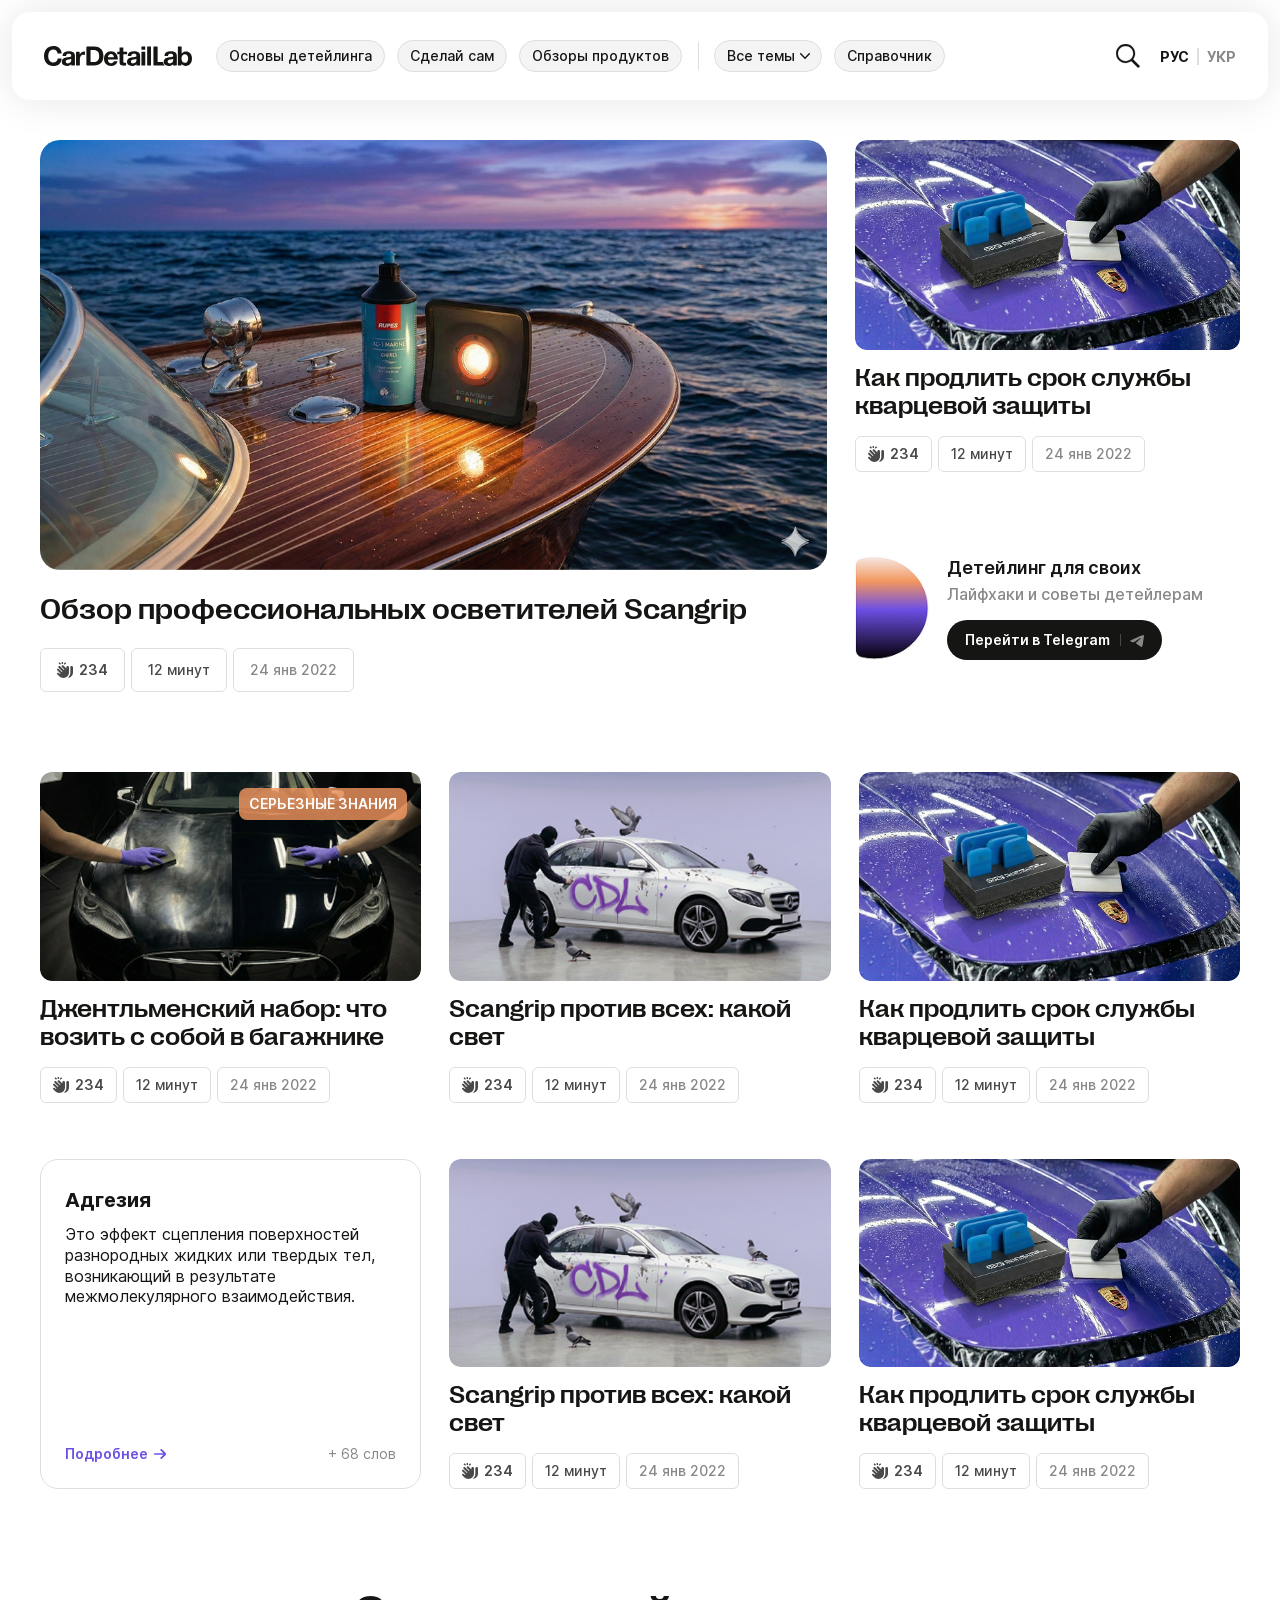
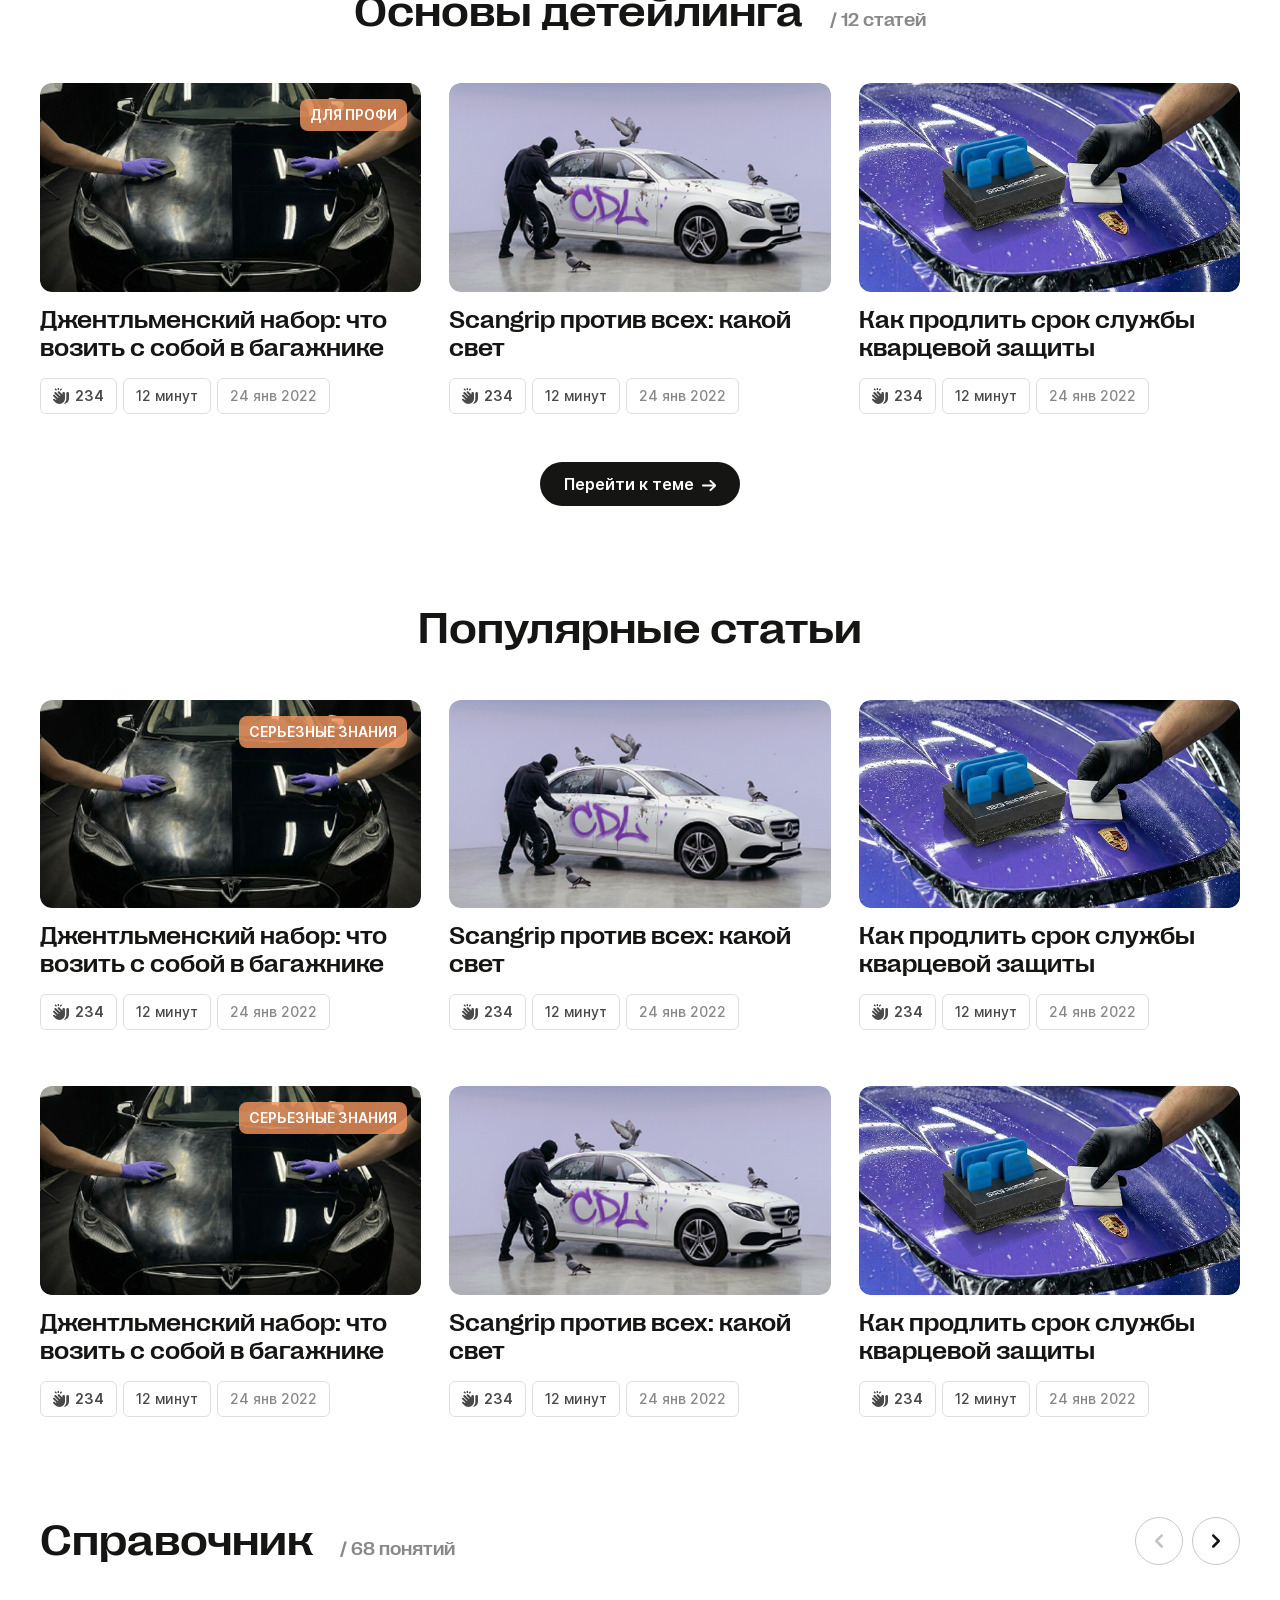
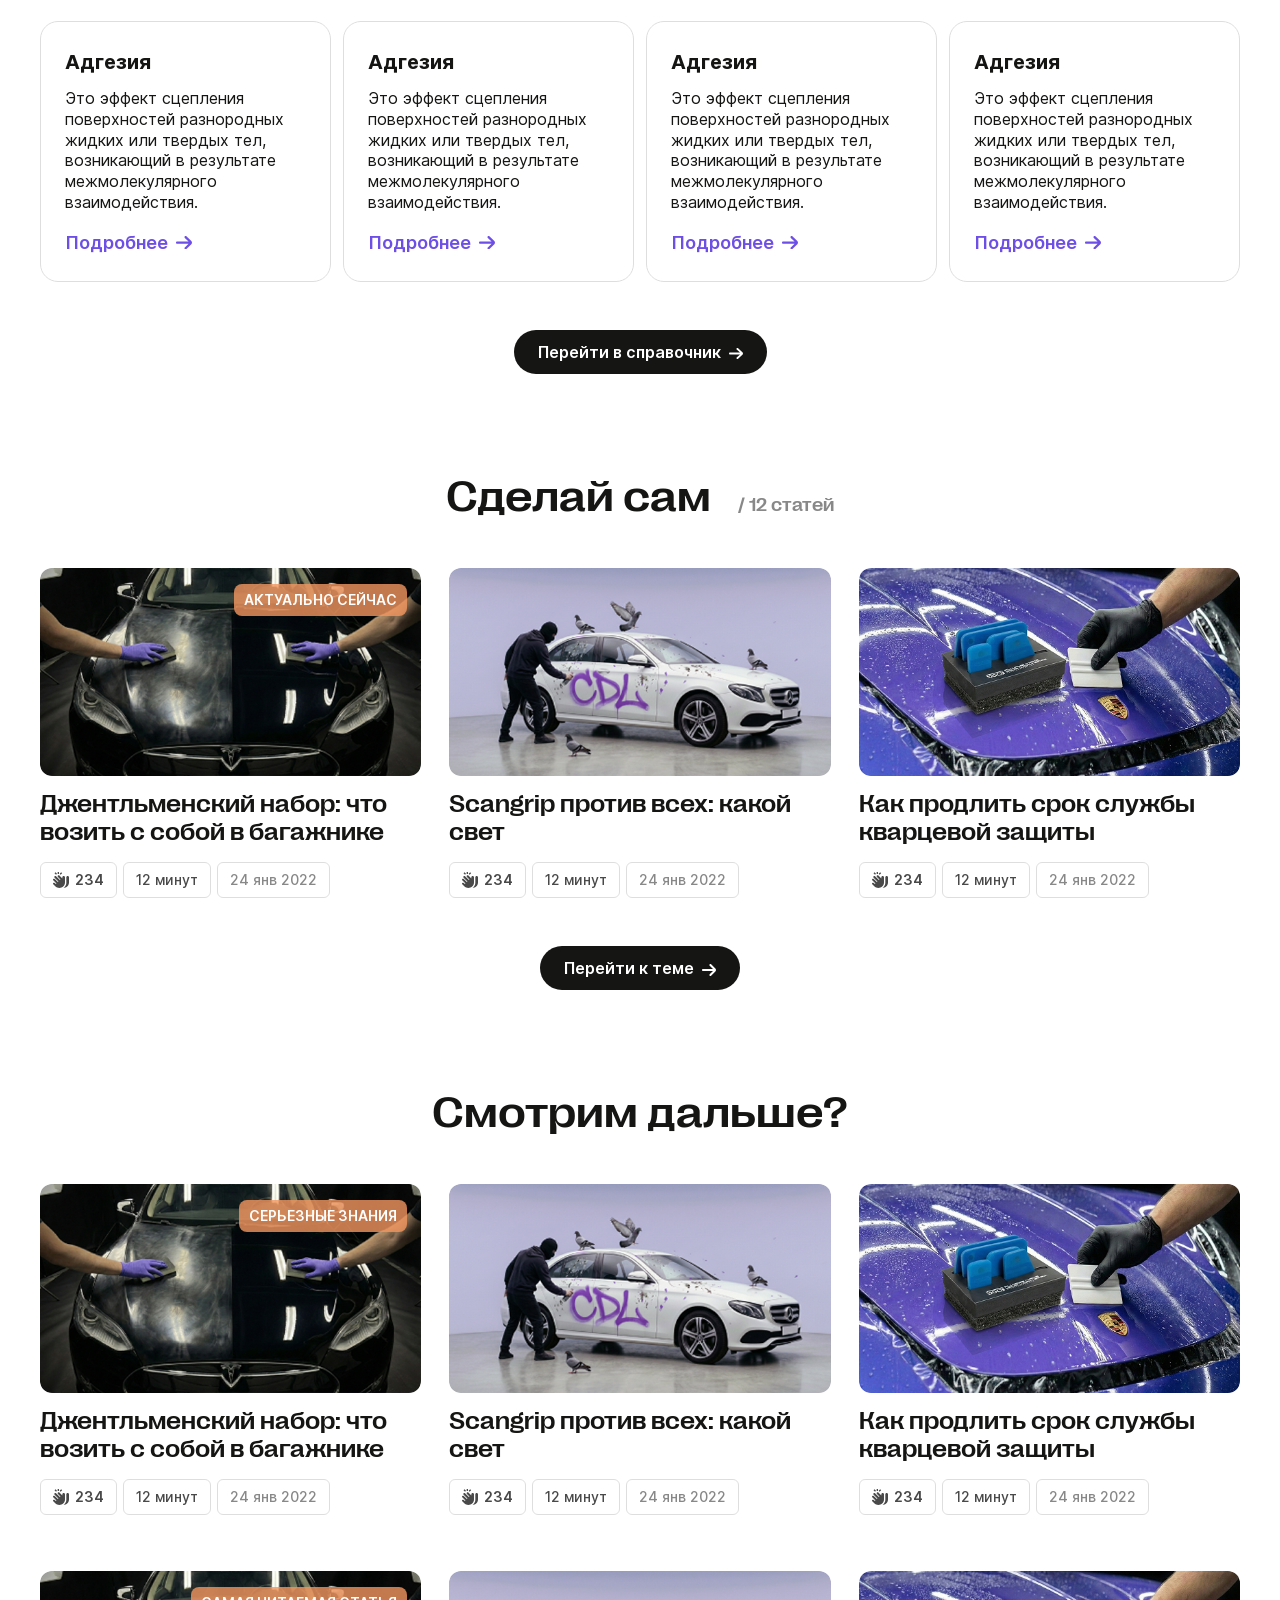
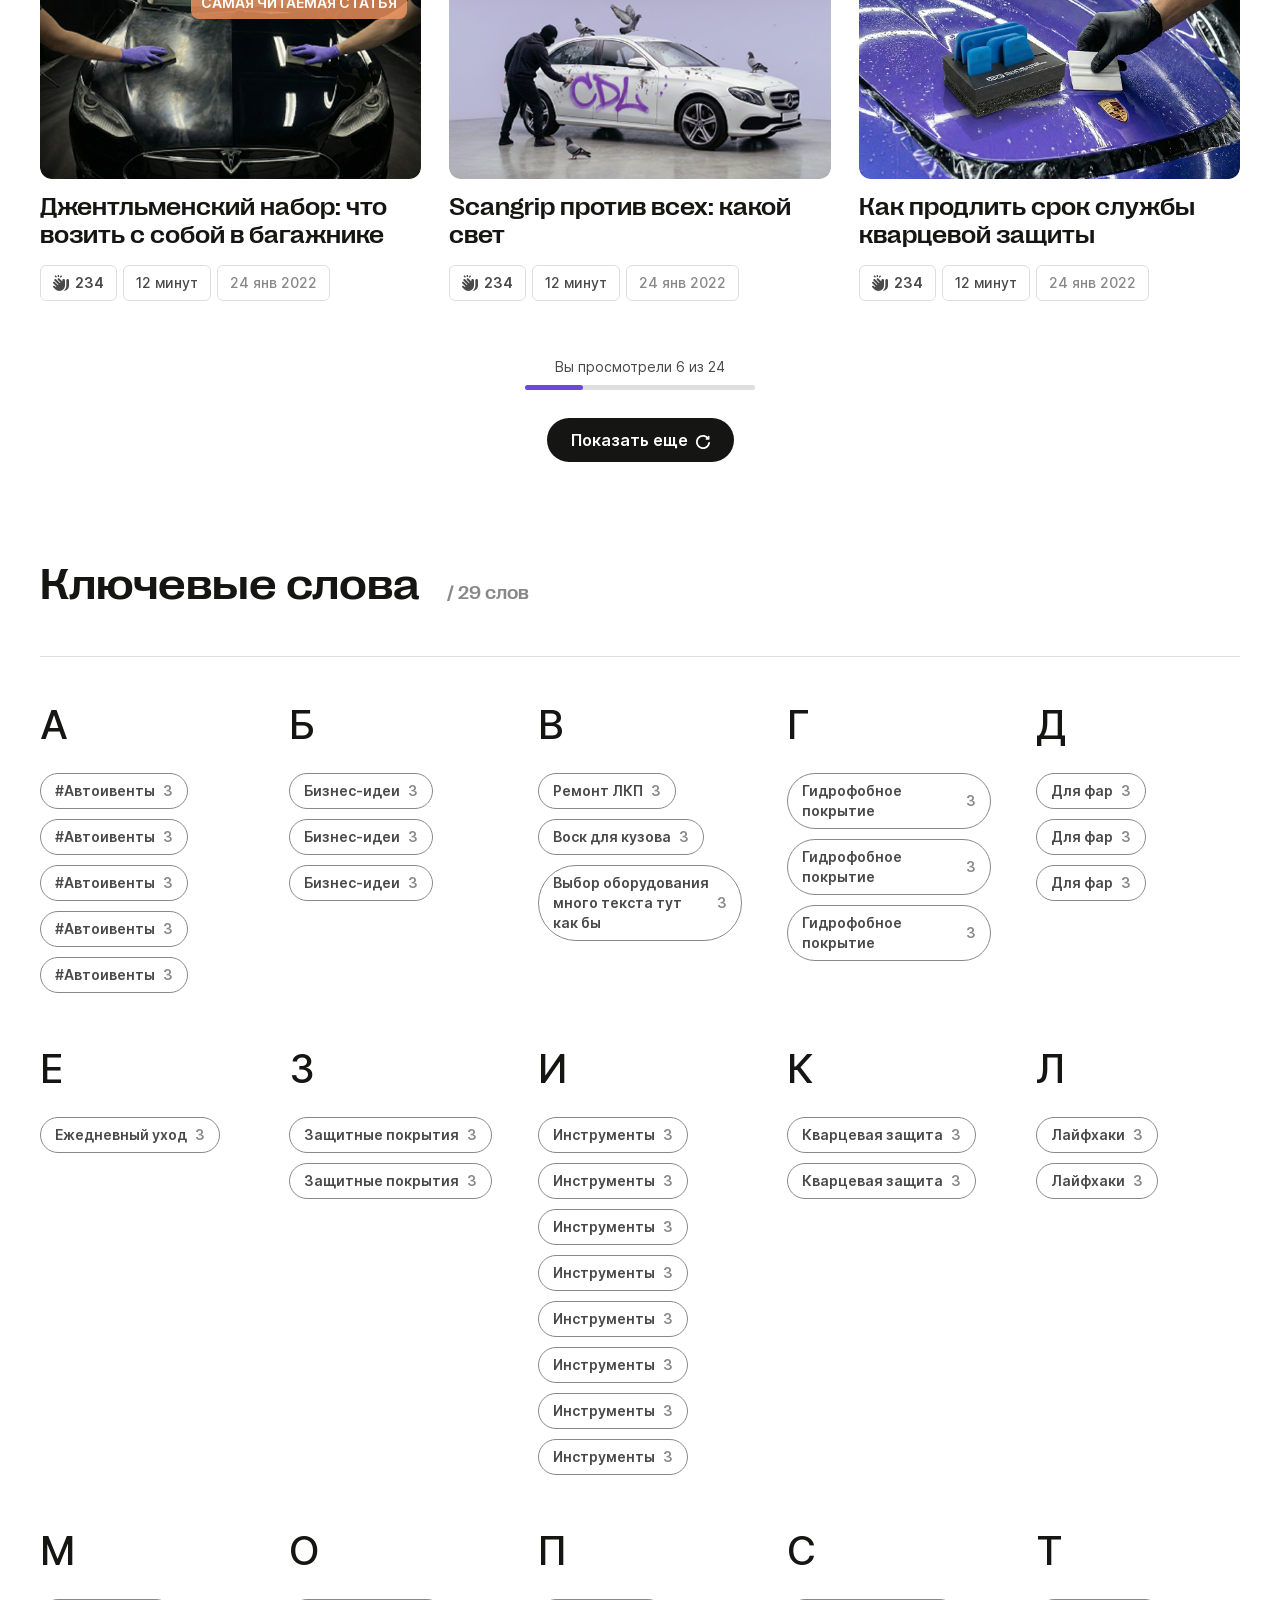
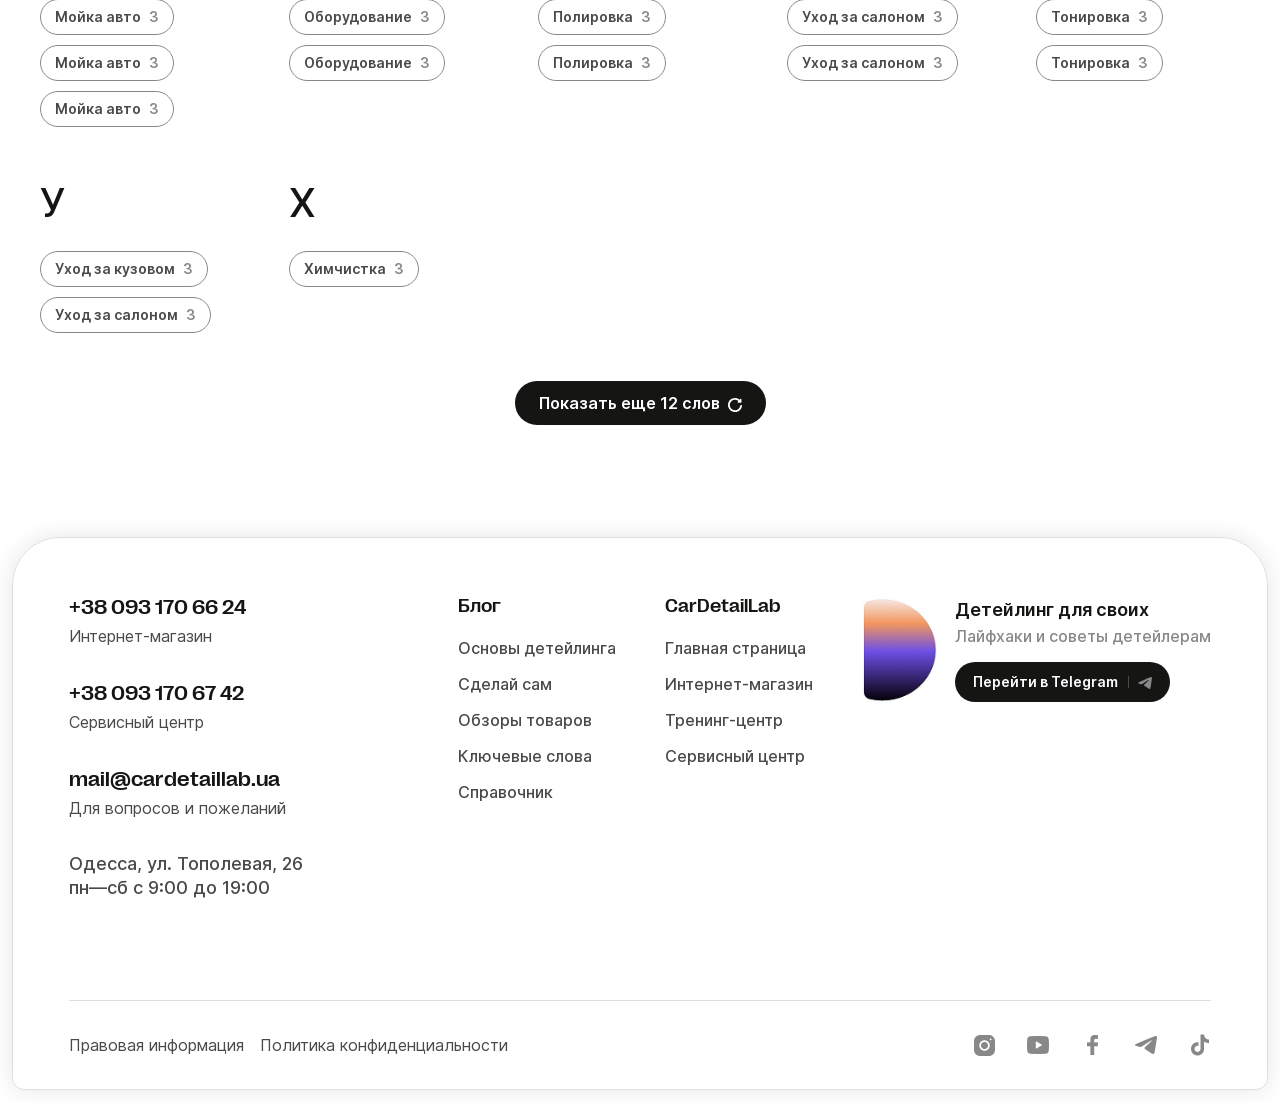
<file: index.html>
<!DOCTYPE html><html lang="ru" class="theme-light">
	<head>
		<title>CDL</title>
		<meta name="description" content="">
		<meta name="keywords" content="">	
		<meta property="og:title" content="">
		<meta property="og:type" content="website">
		<meta property="og:url" content="http://">
		<meta property="og:image" content="ru.html">
		<meta http-equiv="X-UA-Compatible" content="IE=edge">
		<meta charset="utf-8">
		<meta name="viewport" content="width=device-width, initial-scale=1, maximum-scale=1">
		<link rel="shortcut icon" href="images/favicon.ico" type="image/x-icon">
		<link href="css/style.css?5" rel="stylesheet">
		<link href="css/aos.css" rel="stylesheet">
		<link href="css/responsive.css?5" rel="stylesheet">
		<script type="text/javascript" src="js/jquery.min.js"></script>
		<script type="text/javascript" src="js/swiper.js"></script>
	</head>
	<body>
		<div class="wrapper">
			<div class="content">
				<header class="header">
					<a href="/" class="logo">
						<img src="images/logo.svg" alt="logo">
					</a>
					<div class="header-center">
						<ul class="header-navigation-first">
							<li>
								<a href="#">
									Основы  детейлинга
								</a>
							</li>
							<li>
								<a href="#">
									Сделай сам	
								</a>
							</li>
							<li>
								<a href="#">
									Обзоры продуктов 
								</a>
							</li>
						</ul>
						<div class="header-navigation-second">
							<a href="#" class="all-theme-button">
								Все темы
								<img src="images/arrow-bottom.svg" alt="">
							</a>
							<a href="#" class="directory-a">
								Справочник
							</a>
						</div>
					</div>	
					<div class="search-button">
						<svg width="33" height="33" viewBox="0 0 33 33" fill="none" xmlns="http://www.w3.org/2000/svg">
							<path d="M13.1816 0.149609C20.3611 0.149609 26.2167 5.96503 26.2168 13.0627C26.2168 16.068 25.1802 18.8242 23.4238 21.0246L31.96 29.4963L32.0781 29.6262C32.3334 29.9391 32.4472 30.3166 32.4473 30.715C32.4473 31.6516 31.7559 32.4504 30.7139 32.4504C30.2497 32.4504 29.8033 32.2662 29.4854 31.9514H29.4844L20.9111 23.4416C18.7431 25.0321 16.0795 25.9758 13.1816 25.9758C6.00243 25.9756 0.146484 20.1773 0.146484 13.0627C0.146601 5.94803 6.01965 0.149792 13.1816 0.149609ZM13.1816 2.59101C7.37415 2.5912 2.60852 7.33029 2.6084 13.0627C2.6084 18.8122 7.37424 23.5518 13.1816 23.552C18.9892 23.552 23.7559 18.8123 23.7559 13.0627C23.7557 7.33017 18.9893 2.59101 13.1816 2.59101Z" fill="#151514" stroke="#151514" stroke-width="0.3"/>
						</svg>
					</div>
					<div class="gamburger">
						<span></span><span></span><span></span>
					</div>
					<ul class="header-lang">
						<li>
							<a href="#" class="active">
								РУС
							</a>
						</li>
						<li>
							<a href="#">
								УКР
							</a>
						</li>
					</ul>
				</header>	
				<!------------------------------ВЫПАДАЮЩЕЕ МЕНЮ-------------------------------------->
					<div class="fixed-menu">
						<div class="fixed-menu-container">
							<div class="place-for-lang-mob"></div>
							<div class="place-for-text-mob">Все темы</div>
							<div class="fixed-menu-list">
								<a href="#" class="fixed-menu-item">
									<div>
										<img src="images/menu-icons/1.svg" alt="">
									</div>
									<div>
										<span>
											Основы детейлинга
										</span>
										<span>
											38 статей
										</span>
									</div>
								</a>
								<a href="#" class="fixed-menu-item">
									<div>
										<img src="images/menu-icons/2.svg" alt="">
									</div>
									<div>
										<span>
											Обзоры продуктов
										</span>
										<span>
											15 статей	
										</span>
									</div>
								</a>
								<a href="#" class="fixed-menu-item">
									<div>
										<img src="images/menu-icons/3.svg" alt="">
									</div>
									<div>
										<span>
											Детейлинг-отчеты
										</span>
										<span>
											22 статей
										</span>
									</div>
								</a>
								<a href="#" class="fixed-menu-item">
									<div>
										<img src="images/menu-icons/4.svg" alt="">
									</div>
									<div>
										<span>
											Философия
										</span>
										<span>
											6 статей
										</span>
									</div>
								</a>
								<a href="#" class="fixed-menu-item">
									<div>
										<img src="images/menu-icons/5.svg" alt="">
									</div>
									<div>
										<span>
											Бизнес
										</span>
										<span>
											3 статей	
										</span>
									</div>
								</a>
								<a href="#" class="fixed-menu-item">
									<div>
										<img src="images/menu-icons/6.svg" alt="">
									</div>
									<div>
										<span>
											Сделай сам
										</span>
										<span>
											26 статей	
										</span>
									</div>
								</a>
								<a href="#" class="fixed-menu-item">
									<div>
										<img src="images/menu-icons/7.svg" alt="">
									</div>
									<div>
										<span>
											Автоспорт
										</span>
										<span>
											12 статей
										</span>
									</div>
								</a>
								<a href="#" class="fixed-menu-item">
									<div>
										<img src="images/menu-icons/8.svg" alt="">
									</div>
									<div>
										<span>
											Тренинг-центр
										</span>
										<span>
											8 статей
										</span>
									</div>
								</a>
								<a href="#" class="fixed-menu-item">
									<div>
										<img src="images/menu-icons/9.svg" alt="">
									</div>
									<div>
										<span>
											Партнеры
										</span>
										<span>
											17 статей	
										</span>
									</div>
								</a>
							</div>	
						</div>
					</div>
					<div class="fixed-menu-bg"></div>
				<!------------------------------КОНЕЦ ВЫПАДАЮЩЕГО МЕНЮ-------------------------------------->

				<!------------------------------Фиксированный поиск----------------------------------------->
					<div class="fixed-search-module">
						<div class="fixed-search-container">
							<div class="fixed-search-module-close-button">
								<svg xmlns="http://www.w3.org/2000/svg" width="20" height="20" viewBox="0 0 20 20" fill="none">
								<path d="M13.3253 9.96229L19.3207 3.96621C19.71 3.5242 19.9162 2.95069 19.8974 2.36225C19.8786 1.77382 19.6362 1.21461 19.2195 0.798312C18.8028 0.382012 18.2431 0.139857 17.6541 0.12107C17.0651 0.102282 16.4911 0.308273 16.0487 0.69717L10.047 6.68707L4.03456 0.67864C3.81921 0.463484 3.56354 0.292814 3.28217 0.176373C3.00079 0.0599315 2.69922 2.26703e-09 2.39466 0C2.0901 -2.26703e-09 1.78853 0.0599315 1.50715 0.176373C1.22578 0.292814 0.970113 0.463484 0.754758 0.67864C0.539403 0.893795 0.368575 1.14922 0.252025 1.43034C0.135476 1.71145 0.075489 2.01275 0.075489 2.31702C0.075489 2.6213 0.135476 2.92259 0.252025 3.20371C0.368575 3.48482 0.539403 3.74025 0.754758 3.9554L6.76876 9.96229L0.773306 15.9568C0.538175 16.1668 0.348399 16.4225 0.21559 16.7083C0.0827806 16.9941 0.00973029 17.304 0.000907458 17.6189C-0.00791537 17.9339 0.047675 18.2473 0.164278 18.5401C0.280881 18.8329 0.456044 19.0988 0.679052 19.3216C0.902059 19.5444 1.16822 19.7194 1.46125 19.8359C1.75429 19.9524 2.06803 20.0079 2.38329 19.9991C2.69854 19.9903 3.00869 19.9173 3.29474 19.7846C3.58079 19.6519 3.83674 19.4623 4.04693 19.2274L10.047 13.2375L16.0409 19.2274C16.4759 19.6619 17.0657 19.906 17.6808 19.906C18.2959 19.906 18.8858 19.6619 19.3207 19.2274C19.7557 18.7929 20 18.2035 20 17.589C20 16.9745 19.7557 16.3852 19.3207 15.9506L13.3253 9.96229Z" fill="#494949"/>
								</svg>
							</div>
							<div class="fixed-search-row">
								<div class="fixed-search-row-left"></div>
								<div class="fixed-search-row-right">
									<form class="fixed-search-form">
										<div class="fixed-search-div">
											<button class="fixed-search-search-button" type="button">
												<svg width="25" height="25" viewBox="0 0 25 25" fill="none" xmlns="http://www.w3.org/2000/svg">
													<path d="M10.1641 0.25C15.6234 0.250126 20.0781 4.67197 20.0781 10.0723C20.0781 12.3143 19.3185 14.3739 18.0293 16.0312L24.3438 22.2988C24.6276 22.58 24.75 22.9387 24.75 23.3115C24.7499 24.0842 24.1754 24.75 23.3125 24.75C22.9289 24.7499 22.5586 24.5981 22.2939 24.3359L15.9463 18.0361C14.3152 19.2036 12.3254 19.8945 10.1641 19.8945C4.70487 19.8945 0.250047 15.4855 0.25 10.0723C0.25 4.65882 4.71782 0.25 10.1641 0.25ZM10.1641 2.35547C5.88312 2.35547 2.37109 5.84983 2.37109 10.0723C2.37114 14.3076 5.88341 17.8008 10.1641 17.8008C14.4446 17.8007 17.956 14.3075 17.9561 10.0723C17.9561 5.84991 14.4449 2.3556 10.1641 2.35547Z" fill="#151514" stroke="#151514" stroke-width="0.5"/>
												</svg>
											</button>	
											<input type="text" placeholder="Поиск статей" class="fixed-search-input">
											<button class="fixed-search-delete-button">
												<svg width="12" height="12" viewBox="0 0 12 12" fill="none" xmlns="http://www.w3.org/2000/svg">
													<path d="M7.99517 5.97737L11.5924 2.37973C11.826 2.11452 11.9497 1.77042 11.9384 1.41735C11.9271 1.06429 11.7817 0.728768 11.5317 0.478987C11.2817 0.229207 10.9459 0.0839141 10.5925 0.0726418C10.2391 0.0613694 9.89465 0.184964 9.62919 0.418302L6.02821 4.01224L2.42074 0.407184C2.29152 0.278091 2.13813 0.175688 1.9693 0.105824C1.80048 0.0359589 1.61953 1.36022e-09 1.4368 0C1.25406 -1.36022e-09 1.07312 0.0359589 0.904291 0.105824C0.735466 0.175688 0.582068 0.278091 0.452855 0.407184C0.323642 0.536277 0.221145 0.689533 0.151215 0.858202C0.0812857 1.02687 0.0452934 1.20765 0.0452934 1.39021C0.0452934 1.57278 0.0812857 1.75356 0.151215 1.92222C0.221145 2.09089 0.323642 2.24415 0.452855 2.37324L4.06126 5.97737L0.463983 9.57409C0.322905 9.70009 0.20904 9.85352 0.129354 10.025C0.0496683 10.1965 0.00583817 10.3824 0.000544475 10.5714C-0.00474922 10.7603 0.028605 10.9484 0.0985667 11.1241C0.168529 11.2997 0.273627 11.4593 0.407431 11.5929C0.541236 11.7266 0.700933 11.8316 0.876753 11.9015C1.05257 11.9714 1.24082 12.0047 1.42997 11.9995C1.61913 11.9942 1.80521 11.9504 1.97684 11.8708C2.14847 11.7912 2.30204 11.6774 2.42816 11.5364L6.02821 7.94251L9.62456 11.5364C9.88551 11.7972 10.2394 11.9436 10.6085 11.9436C10.9775 11.9436 11.3315 11.7972 11.5924 11.5364C11.8534 11.2757 12 10.9221 12 10.5534C12 10.1847 11.8534 9.8311 11.5924 9.57039L7.99517 5.97737Z" fill="white"/>
												</svg>
											</button>
										</div>
										<script>
											document.addEventListener('DOMContentLoaded', function () {
											const input = document.querySelector('.fixed-search-input');
											const deleteBtn = document.querySelector('.fixed-search-delete-button');
											deleteBtn.addEventListener('click', function (e) {
												e.preventDefault();
												input.value = '';   
												input.focus();      
											});
											});
										</script>
									</form>
									<!----поиск когда пусто---->
									<div class="search-result-null" hidden>Хм... пусто. Попробуйте изменить запрос</div>
									<!----конец поиск когда пусто---->
									<!----история поиска-->
									<div class="search-history" hidden>
										<div class="search-history-left">
											История поиска
										</div>
										<div class="search-history-right">
											<ul>
												<li>
													<a href="#">
														<img src="images/clock.svg" alt="">
														Успех
													</a>
													<button class="delete-history-element">
														<svg width="13" height="13" viewBox="0 0 13 13" fill="none" xmlns="http://www.w3.org/2000/svg">
														<path d="M0.384766 0.396667C0.703306 0.0611366 1.24773 0.0736854 1.56152 0.396667H1.56055L6.29688 5.133L11.0322 0.396667C11.3487 0.0709704 11.8823 0.0730152 12.2051 0.393738C12.5325 0.711821 12.5207 1.24676 12.207 1.56073L7.46973 6.29901L12.207 11.0441C12.5236 11.3607 12.5216 11.8859 12.209 12.2082C11.8909 12.5357 11.3481 12.524 11.0342 12.2101L6.29688 7.47284L1.55957 12.2101C1.24285 12.5268 0.709871 12.5251 0.387695 12.2121C0.060299 11.8939 0.072847 11.358 0.386719 11.0441L5.12305 6.29901L0.386719 1.56073C0.0702161 1.24397 0.0718376 0.71885 0.384766 0.396667Z" fill="#888888" stroke="#888888" stroke-width="0.3"/>
														</svg>
													</button>
												</li>
												<li>
													<a href="#">
														<img src="images/clock.svg" alt="">
														Тренинг-центр
													</a>
													<button class="delete-history-element">
														<svg width="13" height="13" viewBox="0 0 13 13" fill="none" xmlns="http://www.w3.org/2000/svg">
														<path d="M0.384766 0.396667C0.703306 0.0611366 1.24773 0.0736854 1.56152 0.396667H1.56055L6.29688 5.133L11.0322 0.396667C11.3487 0.0709704 11.8823 0.0730152 12.2051 0.393738C12.5325 0.711821 12.5207 1.24676 12.207 1.56073L7.46973 6.29901L12.207 11.0441C12.5236 11.3607 12.5216 11.8859 12.209 12.2082C11.8909 12.5357 11.3481 12.524 11.0342 12.2101L6.29688 7.47284L1.55957 12.2101C1.24285 12.5268 0.709871 12.5251 0.387695 12.2121C0.060299 11.8939 0.072847 11.358 0.386719 11.0441L5.12305 6.29901L0.386719 1.56073C0.0702161 1.24397 0.0718376 0.71885 0.384766 0.396667Z" fill="#888888" stroke="#888888" stroke-width="0.3"/>
														</svg>
													</button>
												</li>
												<li>
													<a href="#">
														<img src="images/clock.svg" alt="">
														Как мыть машину
													</a>
													<button class="delete-history-element">
														<svg width="13" height="13" viewBox="0 0 13 13" fill="none" xmlns="http://www.w3.org/2000/svg">
														<path d="M0.384766 0.396667C0.703306 0.0611366 1.24773 0.0736854 1.56152 0.396667H1.56055L6.29688 5.133L11.0322 0.396667C11.3487 0.0709704 11.8823 0.0730152 12.2051 0.393738C12.5325 0.711821 12.5207 1.24676 12.207 1.56073L7.46973 6.29901L12.207 11.0441C12.5236 11.3607 12.5216 11.8859 12.209 12.2082C11.8909 12.5357 11.3481 12.524 11.0342 12.2101L6.29688 7.47284L1.55957 12.2101C1.24285 12.5268 0.709871 12.5251 0.387695 12.2121C0.060299 11.8939 0.072847 11.358 0.386719 11.0441L5.12305 6.29901L0.386719 1.56073C0.0702161 1.24397 0.0718376 0.71885 0.384766 0.396667Z" fill="#888888" stroke="#888888" stroke-width="0.3"/>
														</svg>
													</button>
												</li>
												<li>
													<a href="#">
														<img src="images/clock.svg" alt="">
														Успех
													</a>
													<button class="delete-history-element">
														<svg width="13" height="13" viewBox="0 0 13 13" fill="none" xmlns="http://www.w3.org/2000/svg">
														<path d="M0.384766 0.396667C0.703306 0.0611366 1.24773 0.0736854 1.56152 0.396667H1.56055L6.29688 5.133L11.0322 0.396667C11.3487 0.0709704 11.8823 0.0730152 12.2051 0.393738C12.5325 0.711821 12.5207 1.24676 12.207 1.56073L7.46973 6.29901L12.207 11.0441C12.5236 11.3607 12.5216 11.8859 12.209 12.2082C11.8909 12.5357 11.3481 12.524 11.0342 12.2101L6.29688 7.47284L1.55957 12.2101C1.24285 12.5268 0.709871 12.5251 0.387695 12.2121C0.060299 11.8939 0.072847 11.358 0.386719 11.0441L5.12305 6.29901L0.386719 1.56073C0.0702161 1.24397 0.0718376 0.71885 0.384766 0.396667Z" fill="#888888" stroke="#888888" stroke-width="0.3"/>
														</svg>
													</button>
												</li>
												<li>
													<a href="#">
														<img src="images/clock.svg" alt="">
														Тренинг-центр
													</a>
													<button class="delete-history-element">
														<svg width="13" height="13" viewBox="0 0 13 13" fill="none" xmlns="http://www.w3.org/2000/svg">
														<path d="M0.384766 0.396667C0.703306 0.0611366 1.24773 0.0736854 1.56152 0.396667H1.56055L6.29688 5.133L11.0322 0.396667C11.3487 0.0709704 11.8823 0.0730152 12.2051 0.393738C12.5325 0.711821 12.5207 1.24676 12.207 1.56073L7.46973 6.29901L12.207 11.0441C12.5236 11.3607 12.5216 11.8859 12.209 12.2082C11.8909 12.5357 11.3481 12.524 11.0342 12.2101L6.29688 7.47284L1.55957 12.2101C1.24285 12.5268 0.709871 12.5251 0.387695 12.2121C0.060299 11.8939 0.072847 11.358 0.386719 11.0441L5.12305 6.29901L0.386719 1.56073C0.0702161 1.24397 0.0718376 0.71885 0.384766 0.396667Z" fill="#888888" stroke="#888888" stroke-width="0.3"/>
														</svg>
													</button>
												</li>
												<li>
													<a href="#">
														<img src="images/clock.svg" alt="">
														Как мыть машину
													</a>
													<button class="delete-history-element">
														<svg width="13" height="13" viewBox="0 0 13 13" fill="none" xmlns="http://www.w3.org/2000/svg">
														<path d="M0.384766 0.396667C0.703306 0.0611366 1.24773 0.0736854 1.56152 0.396667H1.56055L6.29688 5.133L11.0322 0.396667C11.3487 0.0709704 11.8823 0.0730152 12.2051 0.393738C12.5325 0.711821 12.5207 1.24676 12.207 1.56073L7.46973 6.29901L12.207 11.0441C12.5236 11.3607 12.5216 11.8859 12.209 12.2082C11.8909 12.5357 11.3481 12.524 11.0342 12.2101L6.29688 7.47284L1.55957 12.2101C1.24285 12.5268 0.709871 12.5251 0.387695 12.2121C0.060299 11.8939 0.072847 11.358 0.386719 11.0441L5.12305 6.29901L0.386719 1.56073C0.0702161 1.24397 0.0718376 0.71885 0.384766 0.396667Z" fill="#888888" stroke="#888888" stroke-width="0.3"/>
														</svg>
													</button>
												</li>
											</ul>
										</div>
									</div>
									<!----конец история поиска-->
								</div>
							</div>	
							<div class="fixed-search-row fixed-search-row-2">
								<div class="fixed-search-row-left">
									<div class="tegs-search">
										<div class="tegs-search-title">
											Ключевые слова
										</div>
										<ul>
											<li>
												<a href="#">
													<div>Средства</div>
													<span>2</span>
												</a>
											</li>
											<li>
												<a href="#">
													<div>Эффекты</div>
													<span>2</span>
												</a>
											</li>
											<li>
												<a href="#">
													<div>Повреждения</div>
													<span>4</span>
												</a>
											</li>
											<li>
												<a href="#">
													<div>Туи может быть много текста</div>
													<span>4</span>
												</a>
											</li>
											<li>
												<a href="#">
													<div>Средства</div>
													<span>2</span>
												</a>
											</li>
											<li>
												<a href="#">
													<div>Эффекты</div>
													<span>2</span>
												</a>
											</li>
											<li>
												<a href="#">
													<div>Повреждения</div>
													<span>4</span>
												</a>
											</li>
											<li>
												<a href="#">
													<div>Туи может быть много текста</div>
													<span>4</span>
												</a>
											</li>
											<li>
												<a href="#">
													<div>Средства</div>
													<span>2</span>
												</a>
											</li>
											<li>
												<a href="#">
													<div>Эффекты</div>
													<span>2</span>
												</a>
											</li>
											<li>
												<a href="#">
													<div>Повреждения</div>
													<span>4</span>
												</a>
											</li>
											<li>
												<a href="#">
													<div>Туи может быть много текста</div>
													<span>4</span>
												</a>
											</li>
											<li>
												<a href="#">
													<div>Туи может быть много текста</div>
													<span>4</span>
												</a>
											</li>
											<li>
												<a href="#">
													<div>Средства</div>
													<span>2</span>
												</a>
											</li>
											<li>
												<a href="#">
													<div>Эффекты</div>
													<span>2</span>
												</a>
											</li>
											<li>
												<a href="#">
													<div>Повреждения</div>
													<span>4</span>
												</a>
											</li>
											<li>
												<a href="#">
													<div>Туи может быть много текста</div>
													<span>4</span>
												</a>
											</li>
										</ul>
									</div>
								</div><!--fixed-search-row-left-->
								<div class="fixed-search-row-right">
									<div class="category-list fixed-search-category-list">
										<div class="category-item">
											<a href="#" class="category-item-img-block">
												<img src="images/content/cat1.png" alt="">
												<div class="category-item-bage">
													СЕРЬЕЗНЫЕ ЗНАНИЯ
												</div>
											</a>
											<a href="#" class="category-item-title grotesk">
												Джентльменский набор: что возить с собой в багажнике
											</a>
											<div class="cat-item-info-box">
												<div class="cat-item-likes">
													<img src="images/likes.svg" alt="">
													234
												</div>
												<div class="cat-item-time">
													12 минут
												</div>
												<div class="cat-item-date">
													24 янв 2022
												</div>
											</div>
										</div><!--item-->
										<div class="category-item">
											<a href="#" class="category-item-img-block">
												<img src="images/content/cat2.png" alt="">
											</a>
											<a href="#" class="category-item-title grotesk">
												Scangrip против всех: какой свет 
											</a>
											<div class="cat-item-info-box">
												<div class="cat-item-likes">
													<img src="images/likes.svg" alt="">
													234
												</div>
												<div class="cat-item-time">
													12 минут
												</div>
												<div class="cat-item-date">
													24 янв 2022
												</div>
											</div>
										</div><!--item-->
										<div class="category-item">
											<a href="#" class="category-item-img-block">
												<img src="images/content/cat3.png" alt="">
											</a>
											<a href="#" class="category-item-title grotesk">
												Как продлить срок службы кварцевой защиты
											</a>
											<div class="cat-item-info-box">
												<div class="cat-item-likes">
													<img src="images/likes.svg" alt="">
													234
												</div>
												<div class="cat-item-time">
													12 минут
												</div>
												<div class="cat-item-date">
													24 янв 2022
												</div>
											</div>
										</div><!--item-->
										<div class="category-item">
											<div class="category-item-text-block" onclick="window.location='#'">
												<div class="category-item-text-block-name">
													Адгезия
												</div>
												<div class="category-item-text-block-descr">
													Это эффект сцепления поверхностей разнородных жидких или твердых тел, возникающий в результате межмолекулярного взаимодействия.	
												</div>	
												<div class="category-item-text-block-bottom">
													<a href="#">
														Подробнее
														<svg width="18" height="15" viewBox="0 0 18 15" fill="none" xmlns="http://www.w3.org/2000/svg">
															<path d="M18 7.49389C17.9937 6.83578 17.7212 6.20658 17.2414 5.74263L11.7257 0.363753C11.4848 0.130772 11.159 0 10.8193 0C10.4796 0 10.1538 0.130772 9.91286 0.363753C9.79235 0.480041 9.6967 0.618392 9.63143 0.770826C9.56615 0.923259 9.53255 1.08676 9.53255 1.25189C9.53255 1.41703 9.56615 1.58053 9.63143 1.73296C9.6967 1.88539 9.79235 2.02374 9.91286 2.14003L14.1429 6.24299H1.28571C0.944722 6.24299 0.617695 6.37478 0.376577 6.60937C0.135459 6.84396 0 7.16213 0 7.49389C0 7.82565 0.135459 8.14382 0.376577 8.37841C0.617695 8.613 0.944722 8.74479 1.28571 8.74479H14.1429L9.91286 12.8603C9.67075 13.0941 9.53406 13.412 9.53286 13.744C9.53165 14.0759 9.66603 14.3947 9.90643 14.6303C10.1468 14.8658 10.4736 14.9988 10.8147 15C11.1559 15.0012 11.4836 14.8704 11.7257 14.6365L17.2414 9.25766C17.7243 8.79064 17.9971 8.15634 18 7.49389Z" fill="#6D4FE5"/>
														</svg>
													</a>
													<span>+ 68 слов</span>
												</div>
											</div>
										</div>
										<div class="category-item">
											<a href="#" class="category-item-img-block">
												<img src="images/content/cat2.png" alt="">
											</a>
											<a href="#" class="category-item-title grotesk">
												Scangrip против всех: какой свет 
											</a>
											<div class="cat-item-info-box">
												<div class="cat-item-likes">
													<img src="images/likes.svg" alt="">
													234
												</div>
												<div class="cat-item-time">
													12 минут
												</div>
												<div class="cat-item-date">
													24 янв 2022
												</div>
											</div>
										</div><!--item-->
										<div class="category-item">
											<a href="#" class="category-item-img-block">
												<img src="images/content/cat3.png" alt="">
											</a>
											<a href="#" class="category-item-title grotesk">
												Как продлить срок службы кварцевой защиты
											</a>
											<div class="cat-item-info-box">
												<div class="cat-item-likes">
													<img src="images/likes.svg" alt="">
													234
												</div>
												<div class="cat-item-time">
													12 минут
												</div>
												<div class="cat-item-date">
													24 янв 2022
												</div>
											</div>
										</div><!--item-->
										<div class="category-item">
											<div class="category-item-text-block" onclick="window.location='#'">
												<div class="category-item-text-block-name">
													Адгезия
												</div>
												<div class="category-item-text-block-descr">
													Это эффект сцепления поверхностей разнородных жидких или твердых тел, возникающий в результате межмолекулярного взаимодействия.	
												</div>	
												<div class="category-item-text-block-bottom">
													<a href="#">
														Подробнее
														<svg width="18" height="15" viewBox="0 0 18 15" fill="none" xmlns="http://www.w3.org/2000/svg">
															<path d="M18 7.49389C17.9937 6.83578 17.7212 6.20658 17.2414 5.74263L11.7257 0.363753C11.4848 0.130772 11.159 0 10.8193 0C10.4796 0 10.1538 0.130772 9.91286 0.363753C9.79235 0.480041 9.6967 0.618392 9.63143 0.770826C9.56615 0.923259 9.53255 1.08676 9.53255 1.25189C9.53255 1.41703 9.56615 1.58053 9.63143 1.73296C9.6967 1.88539 9.79235 2.02374 9.91286 2.14003L14.1429 6.24299H1.28571C0.944722 6.24299 0.617695 6.37478 0.376577 6.60937C0.135459 6.84396 0 7.16213 0 7.49389C0 7.82565 0.135459 8.14382 0.376577 8.37841C0.617695 8.613 0.944722 8.74479 1.28571 8.74479H14.1429L9.91286 12.8603C9.67075 13.0941 9.53406 13.412 9.53286 13.744C9.53165 14.0759 9.66603 14.3947 9.90643 14.6303C10.1468 14.8658 10.4736 14.9988 10.8147 15C11.1559 15.0012 11.4836 14.8704 11.7257 14.6365L17.2414 9.25766C17.7243 8.79064 17.9971 8.15634 18 7.49389Z" fill="#6D4FE5"/>
														</svg>
													</a>
													<span>+ 68 слов</span>
												</div>
											</div>
										</div>
										<div class="category-item">
											<a href="#" class="category-item-img-block">
												<img src="images/content/cat2.png" alt="">
											</a>
											<a href="#" class="category-item-title grotesk">
												Scangrip против всех: какой свет 
											</a>
											<div class="cat-item-info-box">
												<div class="cat-item-likes">
													<img src="images/likes.svg" alt="">
													234
												</div>
												<div class="cat-item-time">
													12 минут
												</div>
												<div class="cat-item-date">
													24 янв 2022
												</div>
											</div>
										</div><!--item-->
										<div class="category-item">
											<a href="#" class="category-item-img-block">
												<img src="images/content/cat3.png" alt="">
											</a>
											<a href="#" class="category-item-title grotesk">
												Как продлить срок службы кварцевой защиты
											</a>
											<div class="cat-item-info-box">
												<div class="cat-item-likes">
													<img src="images/likes.svg" alt="">
													234
												</div>
												<div class="cat-item-time">
													12 минут
												</div>
												<div class="cat-item-date">
													24 янв 2022
												</div>
											</div>
										</div><!--item-->
									</div>
								</div><!--fixed-search-row-right-->
							</div>
						</div>
					</div>
					<div class="fixed-search-bg"></div>
				<!------------------------------КОНЕЦ Фиксированного поиска--------------------------------->
				
				<div class="center">
					<div class="container">
						<div class="main-section">
							<div class="main-section-left">
								<div class="main-section-item" data-aos="fade-right" data-aos-duration="800" data-aos-delay="0">
									<a href="#" class="main-section-item-img-block">
										<img src="images/content/main-section-img.png" alt="">
									</a>
									<a href="#" class="main-section-item-title grotesk">
										Обзор профессиональных осветителей Scangrip
									</a>
									<div class="cat-item-info-box">
										<div class="cat-item-likes">
											<img src="images/likes.svg" alt="">
											234
										</div>
										<div class="cat-item-time">
											12 минут
										</div>
										<div class="cat-item-date">
											24 янв 2022
										</div>
									</div>
								</div>
							</div>
							<div class="main-section-right">
								<div class="category-item" data-aos="fade-left" data-aos-duration="800" data-aos-delay="0">
									<a href="#" class="category-item-img-block">
										<img src="images/content/cat3.png" alt="">
									</a>
									<a href="#" class="category-item-title grotesk">
										Как продлить срок службы кварцевой защиты
									</a>
									<div class="cat-item-info-box">
										<div class="cat-item-likes">
											<img src="images/likes.svg" alt="">
											234
										</div>
										<div class="cat-item-time">
											12 минут
										</div>
										<div class="cat-item-date">
											24 янв 2022
										</div>
									</div>
								</div><!--item-->
								<div class="deteling" data-aos="fade-left" data-aos-duration="800" data-aos-delay="200">
									<div>
										<img src="images/deteling.png" alt="">
									</div>
									<div>
										<span>Детейлинг для своих</span>
										<span>Лайфхаки и советы детейлерам</span>
										<a href="#">
											<i>Перейти в Telegram</i>
											<p>
												<img src="images/telegram1.svg" alt="">
											</p>
										</a>
									</div>
								</div>
							</div>
						</div>

						<div class="category-list mobile-hidden-block-1">
							<div class="category-item" data-aos="fade-up" data-aos-duration="800" data-aos-delay="0">
								<a href="#" class="category-item-img-block">
									<img src="images/content/cat1.png" alt="">
									<div class="category-item-bage">
										СЕРЬЕЗНЫЕ ЗНАНИЯ
									</div>
								</a>
								<a href="#" class="category-item-title grotesk">
									Джентльменский набор: что возить с собой в багажнике
								</a>
								<div class="cat-item-info-box">
									<div class="cat-item-likes">
										<img src="images/likes.svg" alt="">
										234
									</div>
									<div class="cat-item-time">
										12 минут
									</div>
									<div class="cat-item-date">
										24 янв 2022
									</div>
								</div>
							</div><!--item-->
							<div class="category-item" data-aos="fade-up" data-aos-duration="800" data-aos-delay="0">
								<a href="#" class="category-item-img-block">
									<img src="images/content/cat2.png" alt="">
								</a>
								<a href="#" class="category-item-title grotesk">
									Scangrip против всех: какой свет 
								</a>
								<div class="cat-item-info-box">
									<div class="cat-item-likes">
										<img src="images/likes.svg" alt="">
										234
									</div>
									<div class="cat-item-time">
										12 минут
									</div>
									<div class="cat-item-date">
										24 янв 2022
									</div>
								</div>
							</div><!--item-->
							<div class="category-item" data-aos="fade-up" data-aos-duration="800" data-aos-delay="0">
								<a href="#" class="category-item-img-block">
									<img src="images/content/cat3.png" alt="">
								</a>
								<a href="#" class="category-item-title grotesk">
									Как продлить срок службы кварцевой защиты
								</a>
								<div class="cat-item-info-box">
									<div class="cat-item-likes">
										<img src="images/likes.svg" alt="">
										234
									</div>
									<div class="cat-item-time">
										12 минут
									</div>
									<div class="cat-item-date">
										24 янв 2022
									</div>
								</div>
							</div><!--item-->
							<div class="category-item" data-aos="fade-up" data-aos-duration="800" data-aos-delay="0">
								<div class="category-item-text-block" onclick="window.location='#'">
									<div class="category-item-text-block-name">
										Адгезия
									</div>
									<div class="category-item-text-block-descr">
										Это эффект сцепления поверхностей разнородных жидких или твердых тел, возникающий в результате межмолекулярного взаимодействия.	
									</div>	
									<div class="category-item-text-block-bottom">
										<a href="#">
											Подробнее
											<svg width="18" height="15" viewBox="0 0 18 15" fill="none" xmlns="http://www.w3.org/2000/svg">
												<path d="M18 7.49389C17.9937 6.83578 17.7212 6.20658 17.2414 5.74263L11.7257 0.363753C11.4848 0.130772 11.159 0 10.8193 0C10.4796 0 10.1538 0.130772 9.91286 0.363753C9.79235 0.480041 9.6967 0.618392 9.63143 0.770826C9.56615 0.923259 9.53255 1.08676 9.53255 1.25189C9.53255 1.41703 9.56615 1.58053 9.63143 1.73296C9.6967 1.88539 9.79235 2.02374 9.91286 2.14003L14.1429 6.24299H1.28571C0.944722 6.24299 0.617695 6.37478 0.376577 6.60937C0.135459 6.84396 0 7.16213 0 7.49389C0 7.82565 0.135459 8.14382 0.376577 8.37841C0.617695 8.613 0.944722 8.74479 1.28571 8.74479H14.1429L9.91286 12.8603C9.67075 13.0941 9.53406 13.412 9.53286 13.744C9.53165 14.0759 9.66603 14.3947 9.90643 14.6303C10.1468 14.8658 10.4736 14.9988 10.8147 15C11.1559 15.0012 11.4836 14.8704 11.7257 14.6365L17.2414 9.25766C17.7243 8.79064 17.9971 8.15634 18 7.49389Z" fill="#6D4FE5"/>
											</svg>
										</a>
										<span>+ 68 слов</span>
									</div>
								</div>
							</div>
							<div class="category-item" data-aos="fade-up" data-aos-duration="800" data-aos-delay="0">
								<a href="#" class="category-item-img-block">
									<img src="images/content/cat2.png" alt="">
								</a>
								<a href="#" class="category-item-title grotesk">
									Scangrip против всех: какой свет 
								</a>
								<div class="cat-item-info-box">
									<div class="cat-item-likes">
										<img src="images/likes.svg" alt="">
										234
									</div>
									<div class="cat-item-time">
										12 минут
									</div>
									<div class="cat-item-date">
										24 янв 2022
									</div>
								</div>
							</div><!--item-->
							<div class="category-item" data-aos="fade-up" data-aos-duration="800" data-aos-delay="0">
								<a href="#" class="category-item-img-block">
									<img src="images/content/cat3.png" alt="">
								</a>
								<a href="#" class="category-item-title grotesk">
									Как продлить срок службы кварцевой защиты
								</a>
								<div class="cat-item-info-box">
									<div class="cat-item-likes">
										<img src="images/likes.svg" alt="">
										234
									</div>
									<div class="cat-item-time">
										12 минут
									</div>
									<div class="cat-item-date">
										24 янв 2022
									</div>
								</div>
							</div><!--item-->
						</div>

						<div class="mt-200">
							<div class="big-title" data-aos="fade-up" data-aos-duration="800" data-aos-delay="0">
								Основы детейлинга
								<span>/ 12 статей</span>
							</div>
							<div class="category-list">
								<div class="category-item" data-aos="fade-up" data-aos-duration="800" data-aos-delay="0">
									<a href="#" class="category-item-img-block">
										<img src="images/content/cat1.png" alt="">
										<div class="category-item-bage">
											для профи
										</div>
									</a>
									<a href="#" class="category-item-title grotesk">
										Джентльменский набор: что возить с собой в багажнике
									</a>
									<div class="cat-item-info-box">
										<div class="cat-item-likes">
											<img src="images/likes.svg" alt="">
											234
										</div>
										<div class="cat-item-time">
											12 минут
										</div>
										<div class="cat-item-date">
											24 янв 2022
										</div>
									</div>
								</div><!--item-->
								<div class="category-item" data-aos="fade-up" data-aos-duration="800" data-aos-delay="0">
									<a href="#" class="category-item-img-block">
										<img src="images/content/cat2.png" alt="">
									</a>
									<a href="#" class="category-item-title grotesk">
										Scangrip против всех: какой свет 
									</a>
									<div class="cat-item-info-box">
										<div class="cat-item-likes">
											<img src="images/likes.svg" alt="">
											234
										</div>
										<div class="cat-item-time">
											12 минут
										</div>
										<div class="cat-item-date">
											24 янв 2022
										</div>
									</div>
								</div><!--item-->
								<div class="category-item" data-aos="fade-up" data-aos-duration="800" data-aos-delay="0">
									<a href="#" class="category-item-img-block">
										<img src="images/content/cat3.png" alt="">
									</a>
									<a href="#" class="category-item-title grotesk">
										Как продлить срок службы кварцевой защиты
									</a>
									<div class="cat-item-info-box">
										<div class="cat-item-likes">
											<img src="images/likes.svg" alt="">
											234
										</div>
										<div class="cat-item-time">
											12 минут
										</div>
										<div class="cat-item-date">
											24 янв 2022
										</div>
									</div>
								</div><!--item-->
							</div>
							<div class="go-to-container" data-aos="fade-up" data-aos-duration="800" data-aos-delay="0">
								<a href="#">
									<span>
										Перейти к теме
									</span>
									<span>
										<img src="images/arrow-right.svg" alt="">
									</span>
								</a>
							</div>	
						</div>

						<div class="mt-200 mobile-hidden-block-2">
							<div class="big-title" data-aos="fade-up" data-aos-duration="800" data-aos-delay="0">
								Популярные статьи
							</div>
							<div class="category-list">
								<div class="category-item" data-aos="fade-up" data-aos-duration="800" data-aos-delay="0">
									<a href="#" class="category-item-img-block">
										<img src="images/content/cat1.png" alt="">
										<div class="category-item-bage">
											СЕРЬЕЗНЫЕ ЗНАНИЯ
										</div>
									</a>
									<a href="#" class="category-item-title grotesk">
										Джентльменский набор: что возить с собой в багажнике
									</a>
									<div class="cat-item-info-box">
										<div class="cat-item-likes">
											<img src="images/likes.svg" alt="">
											234
										</div>
										<div class="cat-item-time">
											12 минут
										</div>
										<div class="cat-item-date">
											24 янв 2022
										</div>
									</div>
								</div><!--item-->
								<div class="category-item" data-aos="fade-up" data-aos-duration="800" data-aos-delay="0">
									<a href="#" class="category-item-img-block">
										<img src="images/content/cat2.png" alt="">
									</a>
									<a href="#" class="category-item-title grotesk">
										Scangrip против всех: какой свет 
									</a>
									<div class="cat-item-info-box">
										<div class="cat-item-likes">
											<img src="images/likes.svg" alt="">
											234
										</div>
										<div class="cat-item-time">
											12 минут
										</div>
										<div class="cat-item-date">
											24 янв 2022
										</div>
									</div>
								</div><!--item-->
								<div class="category-item" data-aos="fade-up" data-aos-duration="800" data-aos-delay="0">
									<a href="#" class="category-item-img-block">
										<img src="images/content/cat3.png" alt="">
									</a>
									<a href="#" class="category-item-title grotesk">
										Как продлить срок службы кварцевой защиты
									</a>
									<div class="cat-item-info-box">
										<div class="cat-item-likes">
											<img src="images/likes.svg" alt="">
											234
										</div>
										<div class="cat-item-time">
											12 минут
										</div>
										<div class="cat-item-date">
											24 янв 2022
										</div>
									</div>
								</div><!--item-->
								<div class="category-item" data-aos="fade-up" data-aos-duration="800" data-aos-delay="0">
									<a href="#" class="category-item-img-block">
										<img src="images/content/cat1.png" alt="">
										<div class="category-item-bage">
											СЕРЬЕЗНЫЕ ЗНАНИЯ
										</div>
									</a>
									<a href="#" class="category-item-title grotesk">
										Джентльменский набор: что возить с собой в багажнике
									</a>
									<div class="cat-item-info-box">
										<div class="cat-item-likes">
											<img src="images/likes.svg" alt="">
											234
										</div>
										<div class="cat-item-time">
											12 минут
										</div>
										<div class="cat-item-date">
											24 янв 2022
										</div>
									</div>
								</div><!--item-->
								<div class="category-item" data-aos="fade-up" data-aos-duration="800" data-aos-delay="0">
									<a href="#" class="category-item-img-block">
										<img src="images/content/cat2.png" alt="">
									</a>
									<a href="#" class="category-item-title grotesk">
										Scangrip против всех: какой свет 
									</a>
									<div class="cat-item-info-box">
										<div class="cat-item-likes">
											<img src="images/likes.svg" alt="">
											234
										</div>
										<div class="cat-item-time">
											12 минут
										</div>
										<div class="cat-item-date">
											24 янв 2022
										</div>
									</div>
								</div><!--item-->
								<div class="category-item" data-aos="fade-up" data-aos-duration="800" data-aos-delay="0">
									<a href="#" class="category-item-img-block">
										<img src="images/content/cat3.png" alt="">
									</a>
									<a href="#" class="category-item-title grotesk">
										Как продлить срок службы кварцевой защиты
									</a>
									<div class="cat-item-info-box">
										<div class="cat-item-likes">
											<img src="images/likes.svg" alt="">
											234
										</div>
										<div class="cat-item-time">
											12 минут
										</div>
										<div class="cat-item-date">
											24 янв 2022
										</div>
									</div>
								</div><!--item-->
							</div>	
						</div>
					</div>	
					<div class="mt-200 directory-block">
						<div class="container">
							<div class="directory-block-title">
								<div class="big-title" data-aos="fade-up" data-aos-duration="800" data-aos-delay="0">
									Справочник
									<span>/ 68 понятий</span>
								</div>
								<div class="directory_slider_buttons" data-aos="fade-up" data-aos-duration="800" data-aos-delay="0">
									<div class="directory_slider-prev">
										<svg width="20" height="20" viewBox="0 0 20 20" fill="none" xmlns="http://www.w3.org/2000/svg">
										<g opacity="0.5">
										<path d="M9.09391 9.97219L13.6276 5.43852C13.8661 5.19856 14 4.87397 14 4.53563C14 4.19728 13.8661 3.87269 13.6276 3.63273C13.5085 3.5127 13.3669 3.41742 13.2108 3.3524C13.0547 3.28738 12.8874 3.25391 12.7183 3.25391C12.5492 3.25391 12.3818 3.28738 12.2258 3.3524C12.0697 3.41742 11.928 3.5127 11.809 3.63273L6.37883 9.0629C6.25879 9.18195 6.16351 9.3236 6.09849 9.47967C6.03348 9.63573 6 9.80313 6 9.97219C6 10.1413 6.03348 10.3087 6.09849 10.4647C6.16351 10.6208 6.25879 10.7624 6.37883 10.8815L11.809 16.3757C11.9287 16.4944 12.0706 16.5883 12.2266 16.652C12.3827 16.7158 12.5497 16.7481 12.7183 16.7471C12.8868 16.7481 13.0539 16.7158 13.21 16.652C13.366 16.5883 13.5079 16.4944 13.6276 16.3757C13.8661 16.1357 14 15.8111 14 15.4728C14 15.1345 13.8661 14.8099 13.6276 14.5699L9.09391 9.97219Z" fill="#151514"/>
										</g>
										</svg>
									</div>
									<div class="directory_slider-next">
										<svg width="20" height="20" viewBox="0 0 20 20" fill="none" xmlns="http://www.w3.org/2000/svg">
											<path d="M10.9061 9.97219L6.37242 5.43852C6.13389 5.19856 6 4.87397 6 4.53563C6 4.19728 6.13389 3.87269 6.37242 3.63273C6.49148 3.5127 6.63312 3.41742 6.78919 3.3524C6.94525 3.28738 7.11265 3.25391 7.28171 3.25391C7.45078 3.25391 7.61818 3.28738 7.77424 3.3524C7.93031 3.41742 8.07195 3.5127 8.19101 3.63273L13.6212 9.0629C13.7412 9.18195 13.8365 9.3236 13.9015 9.47967C13.9665 9.63573 14 9.80313 14 9.97219C14 10.1413 13.9665 10.3087 13.9015 10.4647C13.8365 10.6208 13.7412 10.7624 13.6212 10.8815L8.19101 16.3757C8.07134 16.4944 7.92942 16.5883 7.77338 16.652C7.61734 16.7158 7.45026 16.7481 7.28171 16.7471C7.11316 16.7481 6.94608 16.7158 6.79005 16.652C6.63401 16.5883 6.49209 16.4944 6.37242 16.3757C6.13389 16.1357 6 15.8111 6 15.4728C6 15.1345 6.13389 14.8099 6.37242 14.5699L10.9061 9.97219Z" fill="#151514"/>
										</svg>
									</div>
								</div>
							</div>
							<div class="directory_slider">
								<div class="swiper">
									<div class="swiper-wrapper">
										<div class="swiper-slide" data-aos="fade-left" data-aos-delay="100">
											<div class="directory_slider-item-text-block" onclick="window.location='#'">
												<div class="directory_slider-item-text-block-name">
													Адгезия
												</div>
												<div class="directory_slider-item-text-block-descr">
													Это эффект сцепления поверхностей разнородных жидких или твердых тел, возникающий в результате межмолекулярного взаимодействия.	
												</div>	
												<div class="directory_slider-item-text-block-bottom">
													<a href="#">
														Подробнее
														<svg width="18" height="15" viewBox="0 0 18 15" fill="none" xmlns="http://www.w3.org/2000/svg">
															<path d="M18 7.49389C17.9937 6.83578 17.7212 6.20658 17.2414 5.74263L11.7257 0.363753C11.4848 0.130772 11.159 0 10.8193 0C10.4796 0 10.1538 0.130772 9.91286 0.363753C9.79235 0.480041 9.6967 0.618392 9.63143 0.770826C9.56615 0.923259 9.53255 1.08676 9.53255 1.25189C9.53255 1.41703 9.56615 1.58053 9.63143 1.73296C9.6967 1.88539 9.79235 2.02374 9.91286 2.14003L14.1429 6.24299H1.28571C0.944722 6.24299 0.617695 6.37478 0.376577 6.60937C0.135459 6.84396 0 7.16213 0 7.49389C0 7.82565 0.135459 8.14382 0.376577 8.37841C0.617695 8.613 0.944722 8.74479 1.28571 8.74479H14.1429L9.91286 12.8603C9.67075 13.0941 9.53406 13.412 9.53286 13.744C9.53165 14.0759 9.66603 14.3947 9.90643 14.6303C10.1468 14.8658 10.4736 14.9988 10.8147 15C11.1559 15.0012 11.4836 14.8704 11.7257 14.6365L17.2414 9.25766C17.7243 8.79064 17.9971 8.15634 18 7.49389Z" fill="#6D4FE5"/>
														</svg>
													</a>
												</div>
											</div>
										</div>
										<div class="swiper-slide" data-aos="fade-left" data-aos-delay="200">
											<div class="directory_slider-item-text-block" onclick="window.location='#'">
												<div class="directory_slider-item-text-block-name">
													Адгезия
												</div>
												<div class="directory_slider-item-text-block-descr">
													Это эффект сцепления поверхностей разнородных жидких или твердых тел, возникающий в результате межмолекулярного взаимодействия.	
												</div>	
												<div class="directory_slider-item-text-block-bottom">
													<a href="#">
														Подробнее
														<svg width="18" height="15" viewBox="0 0 18 15" fill="none" xmlns="http://www.w3.org/2000/svg">
															<path d="M18 7.49389C17.9937 6.83578 17.7212 6.20658 17.2414 5.74263L11.7257 0.363753C11.4848 0.130772 11.159 0 10.8193 0C10.4796 0 10.1538 0.130772 9.91286 0.363753C9.79235 0.480041 9.6967 0.618392 9.63143 0.770826C9.56615 0.923259 9.53255 1.08676 9.53255 1.25189C9.53255 1.41703 9.56615 1.58053 9.63143 1.73296C9.6967 1.88539 9.79235 2.02374 9.91286 2.14003L14.1429 6.24299H1.28571C0.944722 6.24299 0.617695 6.37478 0.376577 6.60937C0.135459 6.84396 0 7.16213 0 7.49389C0 7.82565 0.135459 8.14382 0.376577 8.37841C0.617695 8.613 0.944722 8.74479 1.28571 8.74479H14.1429L9.91286 12.8603C9.67075 13.0941 9.53406 13.412 9.53286 13.744C9.53165 14.0759 9.66603 14.3947 9.90643 14.6303C10.1468 14.8658 10.4736 14.9988 10.8147 15C11.1559 15.0012 11.4836 14.8704 11.7257 14.6365L17.2414 9.25766C17.7243 8.79064 17.9971 8.15634 18 7.49389Z" fill="#6D4FE5"/>
														</svg>
													</a>
												</div>
											</div>
										</div>
										<div class="swiper-slide" data-aos="fade-left" data-aos-delay="300">
											<div class="directory_slider-item-text-block" onclick="window.location='#'">
												<div class="directory_slider-item-text-block-name">
													Адгезия
												</div>
												<div class="directory_slider-item-text-block-descr">
													Это эффект сцепления поверхностей разнородных жидких или твердых тел, возникающий в результате межмолекулярного взаимодействия.	
												</div>	
												<div class="directory_slider-item-text-block-bottom">
													<a href="#">
														Подробнее
														<svg width="18" height="15" viewBox="0 0 18 15" fill="none" xmlns="http://www.w3.org/2000/svg">
															<path d="M18 7.49389C17.9937 6.83578 17.7212 6.20658 17.2414 5.74263L11.7257 0.363753C11.4848 0.130772 11.159 0 10.8193 0C10.4796 0 10.1538 0.130772 9.91286 0.363753C9.79235 0.480041 9.6967 0.618392 9.63143 0.770826C9.56615 0.923259 9.53255 1.08676 9.53255 1.25189C9.53255 1.41703 9.56615 1.58053 9.63143 1.73296C9.6967 1.88539 9.79235 2.02374 9.91286 2.14003L14.1429 6.24299H1.28571C0.944722 6.24299 0.617695 6.37478 0.376577 6.60937C0.135459 6.84396 0 7.16213 0 7.49389C0 7.82565 0.135459 8.14382 0.376577 8.37841C0.617695 8.613 0.944722 8.74479 1.28571 8.74479H14.1429L9.91286 12.8603C9.67075 13.0941 9.53406 13.412 9.53286 13.744C9.53165 14.0759 9.66603 14.3947 9.90643 14.6303C10.1468 14.8658 10.4736 14.9988 10.8147 15C11.1559 15.0012 11.4836 14.8704 11.7257 14.6365L17.2414 9.25766C17.7243 8.79064 17.9971 8.15634 18 7.49389Z" fill="#6D4FE5"/>
														</svg>
													</a>
												</div>
											</div>
										</div>
										<div class="swiper-slide" data-aos="fade-left" data-aos-delay="400">
											<div class="directory_slider-item-text-block" onclick="window.location='#'">
												<div class="directory_slider-item-text-block-name">
													Адгезия
												</div>
												<div class="directory_slider-item-text-block-descr">
													Это эффект сцепления поверхностей разнородных жидких или твердых тел, возникающий в результате межмолекулярного взаимодействия.	
												</div>	
												<div class="directory_slider-item-text-block-bottom">
													<a href="#">
														Подробнее
														<svg width="18" height="15" viewBox="0 0 18 15" fill="none" xmlns="http://www.w3.org/2000/svg">
															<path d="M18 7.49389C17.9937 6.83578 17.7212 6.20658 17.2414 5.74263L11.7257 0.363753C11.4848 0.130772 11.159 0 10.8193 0C10.4796 0 10.1538 0.130772 9.91286 0.363753C9.79235 0.480041 9.6967 0.618392 9.63143 0.770826C9.56615 0.923259 9.53255 1.08676 9.53255 1.25189C9.53255 1.41703 9.56615 1.58053 9.63143 1.73296C9.6967 1.88539 9.79235 2.02374 9.91286 2.14003L14.1429 6.24299H1.28571C0.944722 6.24299 0.617695 6.37478 0.376577 6.60937C0.135459 6.84396 0 7.16213 0 7.49389C0 7.82565 0.135459 8.14382 0.376577 8.37841C0.617695 8.613 0.944722 8.74479 1.28571 8.74479H14.1429L9.91286 12.8603C9.67075 13.0941 9.53406 13.412 9.53286 13.744C9.53165 14.0759 9.66603 14.3947 9.90643 14.6303C10.1468 14.8658 10.4736 14.9988 10.8147 15C11.1559 15.0012 11.4836 14.8704 11.7257 14.6365L17.2414 9.25766C17.7243 8.79064 17.9971 8.15634 18 7.49389Z" fill="#6D4FE5"/>
														</svg>
													</a>
												</div>
											</div>
										</div>
										<div class="swiper-slide" data-aos="fade-left" data-aos-delay="500">
											<div class="directory_slider-item-text-block" onclick="window.location='#'">
												<div class="directory_slider-item-text-block-name">
													Адгезия
												</div>
												<div class="directory_slider-item-text-block-descr">
													Это эффект сцепления поверхностей разнородных жидких или твердых тел, возникающий в результате межмолекулярного взаимодействия.	
												</div>	
												<div class="directory_slider-item-text-block-bottom">
													<a href="#">
														Подробнее
														<svg width="18" height="15" viewBox="0 0 18 15" fill="none" xmlns="http://www.w3.org/2000/svg">
															<path d="M18 7.49389C17.9937 6.83578 17.7212 6.20658 17.2414 5.74263L11.7257 0.363753C11.4848 0.130772 11.159 0 10.8193 0C10.4796 0 10.1538 0.130772 9.91286 0.363753C9.79235 0.480041 9.6967 0.618392 9.63143 0.770826C9.56615 0.923259 9.53255 1.08676 9.53255 1.25189C9.53255 1.41703 9.56615 1.58053 9.63143 1.73296C9.6967 1.88539 9.79235 2.02374 9.91286 2.14003L14.1429 6.24299H1.28571C0.944722 6.24299 0.617695 6.37478 0.376577 6.60937C0.135459 6.84396 0 7.16213 0 7.49389C0 7.82565 0.135459 8.14382 0.376577 8.37841C0.617695 8.613 0.944722 8.74479 1.28571 8.74479H14.1429L9.91286 12.8603C9.67075 13.0941 9.53406 13.412 9.53286 13.744C9.53165 14.0759 9.66603 14.3947 9.90643 14.6303C10.1468 14.8658 10.4736 14.9988 10.8147 15C11.1559 15.0012 11.4836 14.8704 11.7257 14.6365L17.2414 9.25766C17.7243 8.79064 17.9971 8.15634 18 7.49389Z" fill="#6D4FE5"/>
														</svg>
													</a>
												</div>
											</div>
										</div>
										<div class="swiper-slide" data-aos="fade-left" data-aos-delay="600">
											<div class="directory_slider-item-text-block" onclick="window.location='#'">
												<div class="directory_slider-item-text-block-name">
													Адгезия
												</div>
												<div class="directory_slider-item-text-block-descr">
													Это эффект сцепления поверхностей разнородных жидких или твердых тел, возникающий в результате межмолекулярного взаимодействия.	
												</div>	
												<div class="directory_slider-item-text-block-bottom">
													<a href="#">
														Подробнее
														<svg width="18" height="15" viewBox="0 0 18 15" fill="none" xmlns="http://www.w3.org/2000/svg">
															<path d="M18 7.49389C17.9937 6.83578 17.7212 6.20658 17.2414 5.74263L11.7257 0.363753C11.4848 0.130772 11.159 0 10.8193 0C10.4796 0 10.1538 0.130772 9.91286 0.363753C9.79235 0.480041 9.6967 0.618392 9.63143 0.770826C9.56615 0.923259 9.53255 1.08676 9.53255 1.25189C9.53255 1.41703 9.56615 1.58053 9.63143 1.73296C9.6967 1.88539 9.79235 2.02374 9.91286 2.14003L14.1429 6.24299H1.28571C0.944722 6.24299 0.617695 6.37478 0.376577 6.60937C0.135459 6.84396 0 7.16213 0 7.49389C0 7.82565 0.135459 8.14382 0.376577 8.37841C0.617695 8.613 0.944722 8.74479 1.28571 8.74479H14.1429L9.91286 12.8603C9.67075 13.0941 9.53406 13.412 9.53286 13.744C9.53165 14.0759 9.66603 14.3947 9.90643 14.6303C10.1468 14.8658 10.4736 14.9988 10.8147 15C11.1559 15.0012 11.4836 14.8704 11.7257 14.6365L17.2414 9.25766C17.7243 8.79064 17.9971 8.15634 18 7.49389Z" fill="#6D4FE5"/>
														</svg>
													</a>
												</div>
											</div>
										</div>
										<div class="swiper-slide" data-aos="fade-left" data-aos-delay="700">
											<div class="directory_slider-item-text-block" onclick="window.location='#'">
												<div class="directory_slider-item-text-block-name">
													Адгезия
												</div>
												<div class="directory_slider-item-text-block-descr">
													Это эффект сцепления поверхностей разнородных жидких или твердых тел, возникающий в результате межмолекулярного взаимодействия.	
												</div>	
												<div class="directory_slider-item-text-block-bottom">
													<a href="#">
														Подробнее
														<svg width="18" height="15" viewBox="0 0 18 15" fill="none" xmlns="http://www.w3.org/2000/svg">
															<path d="M18 7.49389C17.9937 6.83578 17.7212 6.20658 17.2414 5.74263L11.7257 0.363753C11.4848 0.130772 11.159 0 10.8193 0C10.4796 0 10.1538 0.130772 9.91286 0.363753C9.79235 0.480041 9.6967 0.618392 9.63143 0.770826C9.56615 0.923259 9.53255 1.08676 9.53255 1.25189C9.53255 1.41703 9.56615 1.58053 9.63143 1.73296C9.6967 1.88539 9.79235 2.02374 9.91286 2.14003L14.1429 6.24299H1.28571C0.944722 6.24299 0.617695 6.37478 0.376577 6.60937C0.135459 6.84396 0 7.16213 0 7.49389C0 7.82565 0.135459 8.14382 0.376577 8.37841C0.617695 8.613 0.944722 8.74479 1.28571 8.74479H14.1429L9.91286 12.8603C9.67075 13.0941 9.53406 13.412 9.53286 13.744C9.53165 14.0759 9.66603 14.3947 9.90643 14.6303C10.1468 14.8658 10.4736 14.9988 10.8147 15C11.1559 15.0012 11.4836 14.8704 11.7257 14.6365L17.2414 9.25766C17.7243 8.79064 17.9971 8.15634 18 7.49389Z" fill="#6D4FE5"/>
														</svg>
													</a>
												</div>
											</div>
										</div>
									</div>
								</div>
							</div>
							<div class="go-to-container" data-aos="fade-up" data-aos-duration="800" data-aos-delay="0">
								<a href="#">
									<span>
										Перейти в справочник
									</span>
									<span>
										<img src="images/arrow-right.svg" alt="">
									</span>
								</a>
							</div>	
						</div>
						<script>
							const slider = new Swiper('.directory_slider .swiper', {
							slidesPerView: 4,
							spaceBetween: 12,

							navigation: {
								nextEl: '.directory_slider-next',
								prevEl: '.directory_slider-prev',
							},

							breakpoints: {
								320: {
								slidesPerView: 1.2,
								spaceBetween: 8,
								},
								480: {
								slidesPerView: 2,
								spaceBetween: 8,
								},
								724: {
								slidesPerView: 3,
								spaceBetween: 6,
								},
								890: {
								slidesPerView: 4,
								spaceBetween: 12,
								}
							}
							});
						</script>
					</div>	

					<div class="container">
						<div class="mt-200 mobile-hidden-block-3">
							<div class="big-title" data-aos="fade-up" data-aos-duration="800" data-aos-delay="0">
								Сделай сам
								<span>/ 12 статей</span>
							</div>
							<div class="category-list">
								<div class="category-item" data-aos="fade-up" data-aos-duration="800" data-aos-delay="0">
									<a href="#" class="category-item-img-block">
										<img src="images/content/cat1.png" alt="">
										<div class="category-item-bage">
											Актуально сейчас
										</div>
									</a>
									<a href="#" class="category-item-title grotesk">
										Джентльменский набор: что возить с собой в багажнике
									</a>
									<div class="cat-item-info-box">
										<div class="cat-item-likes">
											<img src="images/likes.svg" alt="">
											234
										</div>
										<div class="cat-item-time">
											12 минут
										</div>
										<div class="cat-item-date">
											24 янв 2022
										</div>
									</div>
								</div><!--item-->
								<div class="category-item" data-aos="fade-up" data-aos-duration="800" data-aos-delay="0">
									<a href="#" class="category-item-img-block">
										<img src="images/content/cat2.png" alt="">
									</a>
									<a href="#" class="category-item-title grotesk">
										Scangrip против всех: какой свет 
									</a>
									<div class="cat-item-info-box">
										<div class="cat-item-likes">
											<img src="images/likes.svg" alt="">
											234
										</div>
										<div class="cat-item-time">
											12 минут
										</div>
										<div class="cat-item-date">
											24 янв 2022
										</div>
									</div>
								</div><!--item-->
								<div class="category-item" data-aos="fade-up" data-aos-duration="800" data-aos-delay="0">
									<a href="#" class="category-item-img-block">
										<img src="images/content/cat3.png" alt="">
									</a>
									<a href="#" class="category-item-title grotesk">
										Как продлить срок службы кварцевой защиты
									</a>
									<div class="cat-item-info-box">
										<div class="cat-item-likes">
											<img src="images/likes.svg" alt="">
											234
										</div>
										<div class="cat-item-time">
											12 минут
										</div>
										<div class="cat-item-date">
											24 янв 2022
										</div>
									</div>
								</div><!--item-->
							</div>
							<div class="go-to-container" data-aos="fade-up" data-aos-duration="800" data-aos-delay="0">
								<a href="#">
									<span>
										Перейти к теме
									</span>
									<span>
										<img src="images/arrow-right.svg" alt="">
									</span>
								</a>
							</div>	
						</div>
						<div class="mt-200 mobile-hidden-block-4">
							<div class="big-title" data-aos="fade-up" data-aos-duration="800" data-aos-delay="0">
								Смотрим дальше?
							</div>
							<div class="category-list">
								<div class="category-item" data-aos="fade-up" data-aos-duration="800" data-aos-delay="0">
									<a href="#" class="category-item-img-block">
										<img src="images/content/cat1.png" alt="">
										<div class="category-item-bage">
											СЕРЬЕЗНЫЕ ЗНАНИЯ
										</div>
									</a>
									<a href="#" class="category-item-title grotesk">
										Джентльменский набор: что возить с собой в багажнике
									</a>
									<div class="cat-item-info-box">
										<div class="cat-item-likes">
											<img src="images/likes.svg" alt="">
											234
										</div>
										<div class="cat-item-time">
											12 минут
										</div>
										<div class="cat-item-date">
											24 янв 2022
										</div>
									</div>
								</div><!--item-->
								<div class="category-item" data-aos="fade-up" data-aos-duration="800" data-aos-delay="0">
									<a href="#" class="category-item-img-block">
										<img src="images/content/cat2.png" alt="">
									</a>
									<a href="#" class="category-item-title grotesk">
										Scangrip против всех: какой свет 
									</a>
									<div class="cat-item-info-box">
										<div class="cat-item-likes">
											<img src="images/likes.svg" alt="">
											234
										</div>
										<div class="cat-item-time">
											12 минут
										</div>
										<div class="cat-item-date">
											24 янв 2022
										</div>
									</div>
								</div><!--item-->
								<div class="category-item" data-aos="fade-up" data-aos-duration="800" data-aos-delay="0">
									<a href="#" class="category-item-img-block">
										<img src="images/content/cat3.png" alt="">
									</a>
									<a href="#" class="category-item-title grotesk">
										Как продлить срок службы кварцевой защиты
									</a>
									<div class="cat-item-info-box">
										<div class="cat-item-likes">
											<img src="images/likes.svg" alt="">
											234
										</div>
										<div class="cat-item-time">
											12 минут
										</div>
										<div class="cat-item-date">
											24 янв 2022
										</div>
									</div>
								</div><!--item-->
								<div class="category-item" data-aos="fade-up" data-aos-duration="800" data-aos-delay="0">
									<a href="#" class="category-item-img-block">
										<img src="images/content/cat1.png" alt="">
										<div class="category-item-bage">
											самая читаемая статья
										</div>
									</a>
									<a href="#" class="category-item-title grotesk">
										Джентльменский набор: что возить с собой в багажнике
									</a>
									<div class="cat-item-info-box">
										<div class="cat-item-likes">
											<img src="images/likes.svg" alt="">
											234
										</div>
										<div class="cat-item-time">
											12 минут
										</div>
										<div class="cat-item-date">
											24 янв 2022
										</div>
									</div>
								</div><!--item-->
								<div class="category-item" data-aos="fade-up" data-aos-duration="800" data-aos-delay="0">
									<a href="#" class="category-item-img-block">
										<img src="images/content/cat2.png" alt="">
									</a>
									<a href="#" class="category-item-title grotesk">
										Scangrip против всех: какой свет 
									</a>
									<div class="cat-item-info-box">
										<div class="cat-item-likes">
											<img src="images/likes.svg" alt="">
											234
										</div>
										<div class="cat-item-time">
											12 минут
										</div>
										<div class="cat-item-date">
											24 янв 2022
										</div>
									</div>
								</div><!--item-->
								<div class="category-item" data-aos="fade-up" data-aos-duration="800" data-aos-delay="0">
									<a href="#" class="category-item-img-block">
										<img src="images/content/cat3.png" alt="">
									</a>
									<a href="#" class="category-item-title grotesk">
										Как продлить срок службы кварцевой защиты
									</a>
									<div class="cat-item-info-box">
										<div class="cat-item-likes">
											<img src="images/likes.svg" alt="">
											234
										</div>
										<div class="cat-item-time">
											12 минут
										</div>
										<div class="cat-item-date">
											24 янв 2022
										</div>
									</div>
								</div><!--item-->
							</div>
							<div class="viewed-container" data-aos="fade-up" data-aos-duration="800" data-aos-delay="0">
								<span class="viewed-text">
									Вы просмотрели 6 из 24
								</span>
								<div class="viewed-bar">
									<span style="width: 25%;"></span>
								</div>
							</div>
							<div class="go-to-container load-ef" data-aos="fade-up" data-aos-duration="800" data-aos-delay="0">
								<a href="#">
									<span>
										Показать еще
									</span>
									<span>
										<img src="images/show-more.svg" alt="">
									</span>
								</a>
							</div>	
							<script>
								$('.go-to-container a').on('click', function(e) {
									e.preventDefault();

									const img = $(this).find('img');
									img.addClass('rotate-infinite');

									// сюда ставь свой ajax
									setTimeout(() => {
										img.removeClass('rotate-infinite');
									}, 1000);
								});
							</script>
						</div>

						<div class="keywords mt-200">
							<div class="big-title" data-aos="fade-up" data-aos-duration="800" data-aos-delay="0">
								Ключевые слова
								<span>/ 29 слов</span>
							</div>
							<div class="keywords-list"><!---добавлять класс active при клике на кнопку--->
								<div class="keywords-item" data-aos="fade-up" data-aos-duration="800" data-aos-delay="0">
									<span class="keywords-item-title">
										А
									</span>
									<ul>
										<li>
											<a href="#">
												#Автоивенты
												<span>3</span>
											</a>
										</li>
										<li>
											<a href="#">
												#Автоивенты
												<span>3</span>
											</a>
										</li>
										<li>
											<a href="#">
												#Автоивенты
												<span>3</span>
											</a>
										</li>
										<li>
											<a href="#">
												#Автоивенты
												<span>3</span>
											</a>
										</li>
										<li>
											<a href="#">
												#Автоивенты
												<span>3</span>
											</a>
										</li>
									</ul>
								</div><!--keywords-item-->
								<div class="keywords-item" data-aos="fade-up" data-aos-duration="800" data-aos-delay="0">
									<span class="keywords-item-title">
										Б
									</span>
									<ul>
										<li>
											<a href="#">
												Бизнес-идеи
												<span>3</span>
											</a>
										</li>
										<li>
											<a href="#">
												Бизнес-идеи
												<span>3</span>
											</a>
										</li>
										<li>
											<a href="#">
												Бизнес-идеи
												<span>3</span>
											</a>
										</li>
									</ul>
								</div><!--keywords-item-->
								<div class="keywords-item" data-aos="fade-up" data-aos-duration="800" data-aos-delay="0">
									<span class="keywords-item-title">
										В
									</span>
									<ul>
										<li>
											<a href="#">
												Ремонт ЛКП
												<span>3</span>
											</a>
										</li>
										<li>
											<a href="#">
												Воск для кузова
												<span>3</span>
											</a>
										</li>
										<li>
											<a href="#">
												Выбор оборудования много текста тут как бы
												<span>3</span>
											</a>
										</li>
									</ul>
								</div><!--keywords-item-->
								<div class="keywords-item" data-aos="fade-up" data-aos-duration="800" data-aos-delay="0">
									<span class="keywords-item-title">
										Г
									</span>
									<ul>
										<li>
											<a href="#">
												Гидрофобное покрытие
												<span>3</span>
											</a>
										</li>
										<li>
											<a href="#">
												Гидрофобное покрытие
												<span>3</span>
											</a>
										</li>
										<li>
											<a href="#">
												Гидрофобное покрытие
												<span>3</span>
											</a>
										</li>
									</ul>
								</div><!--keywords-item-->
								<div class="keywords-item" data-aos="fade-up" data-aos-duration="800" data-aos-delay="0">
									<span class="keywords-item-title">
										Д
									</span>
									<ul>
										<li>
											<a href="#">
												Для фар
												<span>3</span>
											</a>
										</li>
										<li>
											<a href="#">
												Для фар
												<span>3</span>
											</a>
										</li>
										<li>
											<a href="#">
												Для фар
												<span>3</span>
											</a>
										</li>
									</ul>
								</div><!--keywords-item-->
								<div class="keywords-item" data-aos="fade-up" data-aos-duration="800" data-aos-delay="0">
									<span class="keywords-item-title">
										Е
									</span>
									<ul>
										<li>
											<a href="#">
												Ежедневный уход
												<span>3</span>
											</a>
										</li>
									</ul>
								</div><!--keywords-item-->
								<div class="keywords-item" data-aos="fade-up" data-aos-duration="800" data-aos-delay="0">
									<span class="keywords-item-title">
										З
									</span>
									<ul>
										<li>
											<a href="#">
												Защитные покрытия
												<span>3</span>
											</a>
										</li>
										<li>
											<a href="#">
												Защитные покрытия
												<span>3</span>
											</a>
										</li>
									</ul>
								</div><!--keywords-item-->
								<div class="keywords-item" data-aos="fade-up" data-aos-duration="800" data-aos-delay="0">
									<span class="keywords-item-title">
										И
									</span>
									<ul>
										<li>
											<a href="#">
												Инструменты
												<span>3</span>
											</a>
										</li>
										<li>
											<a href="#">
												Инструменты
												<span>3</span>
											</a>
										</li>
										<li>
											<a href="#">
												Инструменты
												<span>3</span>
											</a>
										</li>
										<li>
											<a href="#">
												Инструменты
												<span>3</span>
											</a>
										</li>
										<li>
											<a href="#">
												Инструменты
												<span>3</span>
											</a>
										</li>
										<li>
											<a href="#">
												Инструменты
												<span>3</span>
											</a>
										</li>
										<li>
											<a href="#">
												Инструменты
												<span>3</span>
											</a>
										</li>
										<li>
											<a href="#">
												Инструменты
												<span>3</span>
											</a>
										</li>
									</ul>
								</div><!--keywords-item-->
								<div class="keywords-item" data-aos="fade-up" data-aos-duration="800" data-aos-delay="0">
									<span class="keywords-item-title">
										К
									</span>
									<ul>
										<li>
											<a href="#">
												Кварцевая защита
												<span>3</span>
											</a>
										</li>
										<li>
											<a href="#">
												Кварцевая защита
												<span>3</span>
											</a>
										</li>
									</ul>
								</div><!--keywords-item-->
								<div class="keywords-item" data-aos="fade-up" data-aos-duration="800" data-aos-delay="0">
									<span class="keywords-item-title">
										Л
									</span>
									<ul>
										<li>
											<a href="#">
												Лайфхаки
												<span>3</span>
											</a>
										</li>
										<li>
											<a href="#">
												Лайфхаки
												<span>3</span>
											</a>
										</li>
									</ul>
								</div><!--keywords-item-->
								<div class="keywords-item" data-aos="fade-up" data-aos-duration="800" data-aos-delay="0">
									<span class="keywords-item-title">
										М
									</span>
									<ul>
										<li>
											<a href="#">
												Мойка авто
												<span>3</span>
											</a>
										</li>
										<li>
											<a href="#">
												Мойка авто
												<span>3</span>
											</a>
										</li>
										<li>
											<a href="#">
												Мойка авто
												<span>3</span>
											</a>
										</li>
									</ul>
								</div><!--keywords-item-->
								<div class="keywords-item" data-aos="fade-up" data-aos-duration="800" data-aos-delay="0">
									<span class="keywords-item-title">
										О
									</span>
									<ul>
										<li>
											<a href="#">
												Оборудование
												<span>3</span>
											</a>
										</li>
										<li>
											<a href="#">
												Оборудование
												<span>3</span>
											</a>
										</li>
									</ul>
								</div><!--keywords-item-->
								<div class="keywords-item" data-aos="fade-up" data-aos-duration="800" data-aos-delay="0">
									<span class="keywords-item-title">
										П
									</span>
									<ul>
										<li>
											<a href="#">
												Полировка
												<span>3</span>
											</a>
										</li>
										<li>
											<a href="#">
												Полировка
												<span>3</span>
											</a>
										</li>
									</ul>
								</div><!--keywords-item-->
								<div class="keywords-item" data-aos="fade-up" data-aos-duration="800" data-aos-delay="0">
									<span class="keywords-item-title">
										С
									</span>
									<ul>
										<li>
											<a href="#">
												Уход за салоном
												<span>3</span>
											</a>
										</li>
										<li>
											<a href="#">
												Уход за салоном
												<span>3</span>
											</a>
										</li>
									</ul>
								</div><!--keywords-item-->
								<div class="keywords-item" data-aos="fade-up" data-aos-duration="800" data-aos-delay="0">
									<span class="keywords-item-title">
										Т
									</span>
									<ul>
										<li>
											<a href="#">
												Тонировка
												<span>3</span>
											</a>
										</li>
										<li>
											<a href="#">
												Тонировка
												<span>3</span>
											</a>
										</li>
									</ul>
								</div><!--keywords-item-->
								<div class="keywords-item" data-aos="fade-up" data-aos-duration="800" data-aos-delay="0">
									<span class="keywords-item-title">
										У
									</span>
									<ul>
										<li>
											<a href="#">
												Уход за кузовом
												<span>3</span>
											</a>
										</li>
										<li>
											<a href="#">
												Уход за салоном
												<span>3</span>
											</a>
										</li>
									</ul>
								</div><!--keywords-item-->
								<div class="keywords-item" data-aos="fade-up" data-aos-duration="800" data-aos-delay="0">
									<span class="keywords-item-title">
										Х
									</span>
									<ul>
										<li>
											<a href="#">
												Химчистка
												<span>3</span>
											</a>
										</li>
									</ul>
								</div><!--keywords-item-->
							</div>
							<div class="go-to-container load-ef keywords-show-more" data-aos="fade-up" data-aos-duration="800" data-aos-delay="0">
								<a href="#">
									<span>
										Показать еще 12 слов
									</span>
									<span>
										<img src="images/show-more.svg" alt="">
									</span>
								</a>
							</div>	
							<script>
								$('.keywords-show-more a').on('click', function(e) {
									e.preventDefault();

									const img = $(this).find('img');
									img.addClass('rotate-infinite');

									// сюда ставь свой ajax
									setTimeout(() => {
										img.removeClass('rotate-infinite');
									}, 1000);
								});
							</script>
						</div>

					</div>		
				</div>
			</div>
			<footer>
				<div class="footer-bg" data-aos="fade-up" data-aos-duration="800" data-aos-delay="0">
					<div class="container">
						<div class="row footer-top">
							<div class="col-lg-4">
								<ul class="footer-left-ul">
									<li>
										<a href="tel:+38 093 170 66 24">
											+38 093 170 66 24
										</a>
										<span>Интернет-магазин</span>
									</li>
									<li>
										<a href="tel:+38 093 170 67 42">
											+38 093 170 67 42
										</a>
										<span>Сервисный центр</span>
									</li>
									<li>
										<a href="mailto:mail@cardetaillab.ua">
											mail@cardetaillab.ua
										</a>
										<span>Для вопросов и пожеланий</span>
									</li>
									<li class="li-place-info" onclick="window.open('https://www.google.com/maps?cid=8623758174734165542&g_mp=CiVnb29nbGUubWFwcy5wbGFjZXMudjEuUGxhY2VzLkdldFBsYWNlEAEYASAB&hl=ru-UA&source=embed', '_blank', 'noopener,noreferrer')">
										Одесса, ул. Тополевая, 26 <br> пн—сб с 9:00 до 19:00
									</li>
								</ul>
							</div>
							<div class="col-lg-8">
								<div class="footer-top-grid">
									<div class="ftg-item">
										<div class="ftg-item-name">Блог</div>	
										<ul>
											<li>
												<a href="#">
													Основы детейлинга
												</a>
											</li>
											<li>
												<a href="#">
													Сделай сам	
												</a>
											</li>
											<li>
												<a href="#">
													Обзоры товаров	
												</a>
											</li>
											<li>
												<a href="#">
													Ключевые слова	
												</a>
											</li>
											<li>
												<a href="#">
													Справочник
												</a>
											</li>
										</ul>
									</div>
									<div class="ftg-item">
										<div class="ftg-item-name">CarDetailLab</div>	
										<ul>
											<li>
												<a href="#">
													Главная страница	
												</a>
											</li>
											<li>
												<a href="#">
													Интернет-магазин
												</a>
											</li>
											<li>
												<a href="#">
													Тренинг-центр
												</a>
											</li>
											<li>
												<a href="#">
													Сервисный центр
												</a>
											</li>
										</ul>
									</div>
									<div class="ftg-item">
										<div class="deteling">
											<div>
												<img src="images/deteling.png" alt="">
											</div>
											<div>
												<span>Детейлинг для своих</span>
												<span>Лайфхаки и советы детейлерам</span>
												<a href="#">
													<i>Перейти в Telegram</i>
													<p>
														<img src="images/telegram1.svg" alt="">
													</p>
												</a>
											</div>
										</div>
									</div>
								</div>
							</div>
						</div>
						<div class="footer-bottom">
							<div class="fb-href">
								<a href="#">
									Правовая информация
								</a>
								<a href="#">
									Политика конфиденциальности
								</a>
							</div>
							<ul class="socials">
								<li>
									<a href="#">
										<svg width="22" height="22" viewBox="0 0 22 22" fill="none" xmlns="http://www.w3.org/2000/svg" xmlns:xlink="http://www.w3.org/1999/xlink">
										<rect width="22" height="22" fill="url(#pattern0_5401_6371)"/>
										<defs>
										<pattern id="pattern0_5401_6371" patternContentUnits="objectBoundingBox" width="1" height="1">
										<use xlink:href="#image0_5401_6371" transform="scale(0.0227273)"/>
										</pattern>
										<image id="image0_5401_6371" width="44" height="44" preserveAspectRatio="none" xlink:href="[data-uri]"/>
										</defs>
										</svg>
									</a>
								</li>
								<li>
									<a href="#">
										<svg width="22" height="22" viewBox="0 0 22 22" fill="none" xmlns="http://www.w3.org/2000/svg" xmlns:xlink="http://www.w3.org/1999/xlink">
										<rect width="22" height="22" fill="url(#pattern0_5401_6372)"/>
										<defs>
										<pattern id="pattern0_5401_6372" patternContentUnits="objectBoundingBox" width="1" height="1">
										<use xlink:href="#image0_5401_6372" transform="scale(0.0227273)"/>
										</pattern>
										<image id="image0_5401_6372" width="44" height="44" preserveAspectRatio="none" xlink:href="[data-uri]"/>
										</defs>
										</svg>
									</a>
								</li>
								<li>
									<a href="#">
										<svg width="22" height="22" viewBox="0 0 22 22" fill="none" xmlns="http://www.w3.org/2000/svg" xmlns:xlink="http://www.w3.org/1999/xlink">
										<rect width="22" height="22" fill="url(#pattern0_5401_6373)"/>
										<defs>
										<pattern id="pattern0_5401_6373" patternContentUnits="objectBoundingBox" width="1" height="1">
										<use xlink:href="#image0_5401_6373" transform="scale(0.0227273)"/>
										</pattern>
										<image id="image0_5401_6373" width="44" height="44" preserveAspectRatio="none" xlink:href="[data-uri]"/>
										</defs>
										</svg>
									</a>
								</li>
								<li>
									<a href="#">
										<svg width="22" height="22" viewBox="0 0 22 22" fill="none" xmlns="http://www.w3.org/2000/svg" xmlns:xlink="http://www.w3.org/1999/xlink">
										<rect width="22" height="22" fill="url(#pattern0_5401_6374)"/>
										<defs>
										<pattern id="pattern0_5401_6374" patternContentUnits="objectBoundingBox" width="1" height="1">
										<use xlink:href="#image0_5401_6374" transform="scale(0.0227273)"/>
										</pattern>
										<image id="image0_5401_6374" width="44" height="44" preserveAspectRatio="none" xlink:href="[data-uri]"/>
										</defs>
										</svg>
									</a>
								</li>
								<li>
									<a href="#">
										<svg width="22" height="22" viewBox="0 0 22 22" fill="none" xmlns="http://www.w3.org/2000/svg" xmlns:xlink="http://www.w3.org/1999/xlink">
										<rect width="22" height="22" fill="url(#pattern0_5401_6375)"/>
										<defs>
										<pattern id="pattern0_5401_6375" patternContentUnits="objectBoundingBox" width="1" height="1">
										<use xlink:href="#image0_5401_6375" transform="scale(0.0227273)"/>
										</pattern>
										<image id="image0_5401_6375" width="44" height="44" preserveAspectRatio="none" xlink:href="[data-uri]"/>
										</defs>
										</svg>
									</a>
								</li>
							</ul>
						</div>
					</div>
				</div>
			</footer>
		</div>


		<!--scripts-->
		<script type="text/javascript" src="js/popper.min.js"></script>
		<script type="text/javascript" src="js/bootstrap.js"></script>
		<script type="text/javascript" src="js/bootstrap-select.js"></script>
		
		<link href="css/swiper.css" rel="stylesheet">
		<script type="text/javascript" src="js/main.js?5"></script>
		<script src="js/aos.js"></script>
		<script>
			AOS.init({
                once: true,
                mirror: false,
				offset: 30,
				duration: 600,
				easing: 'ease-out-cubic'
            });
		</script>
		<div class="bottom-blur"></div>
	</body>
</html>
</file>
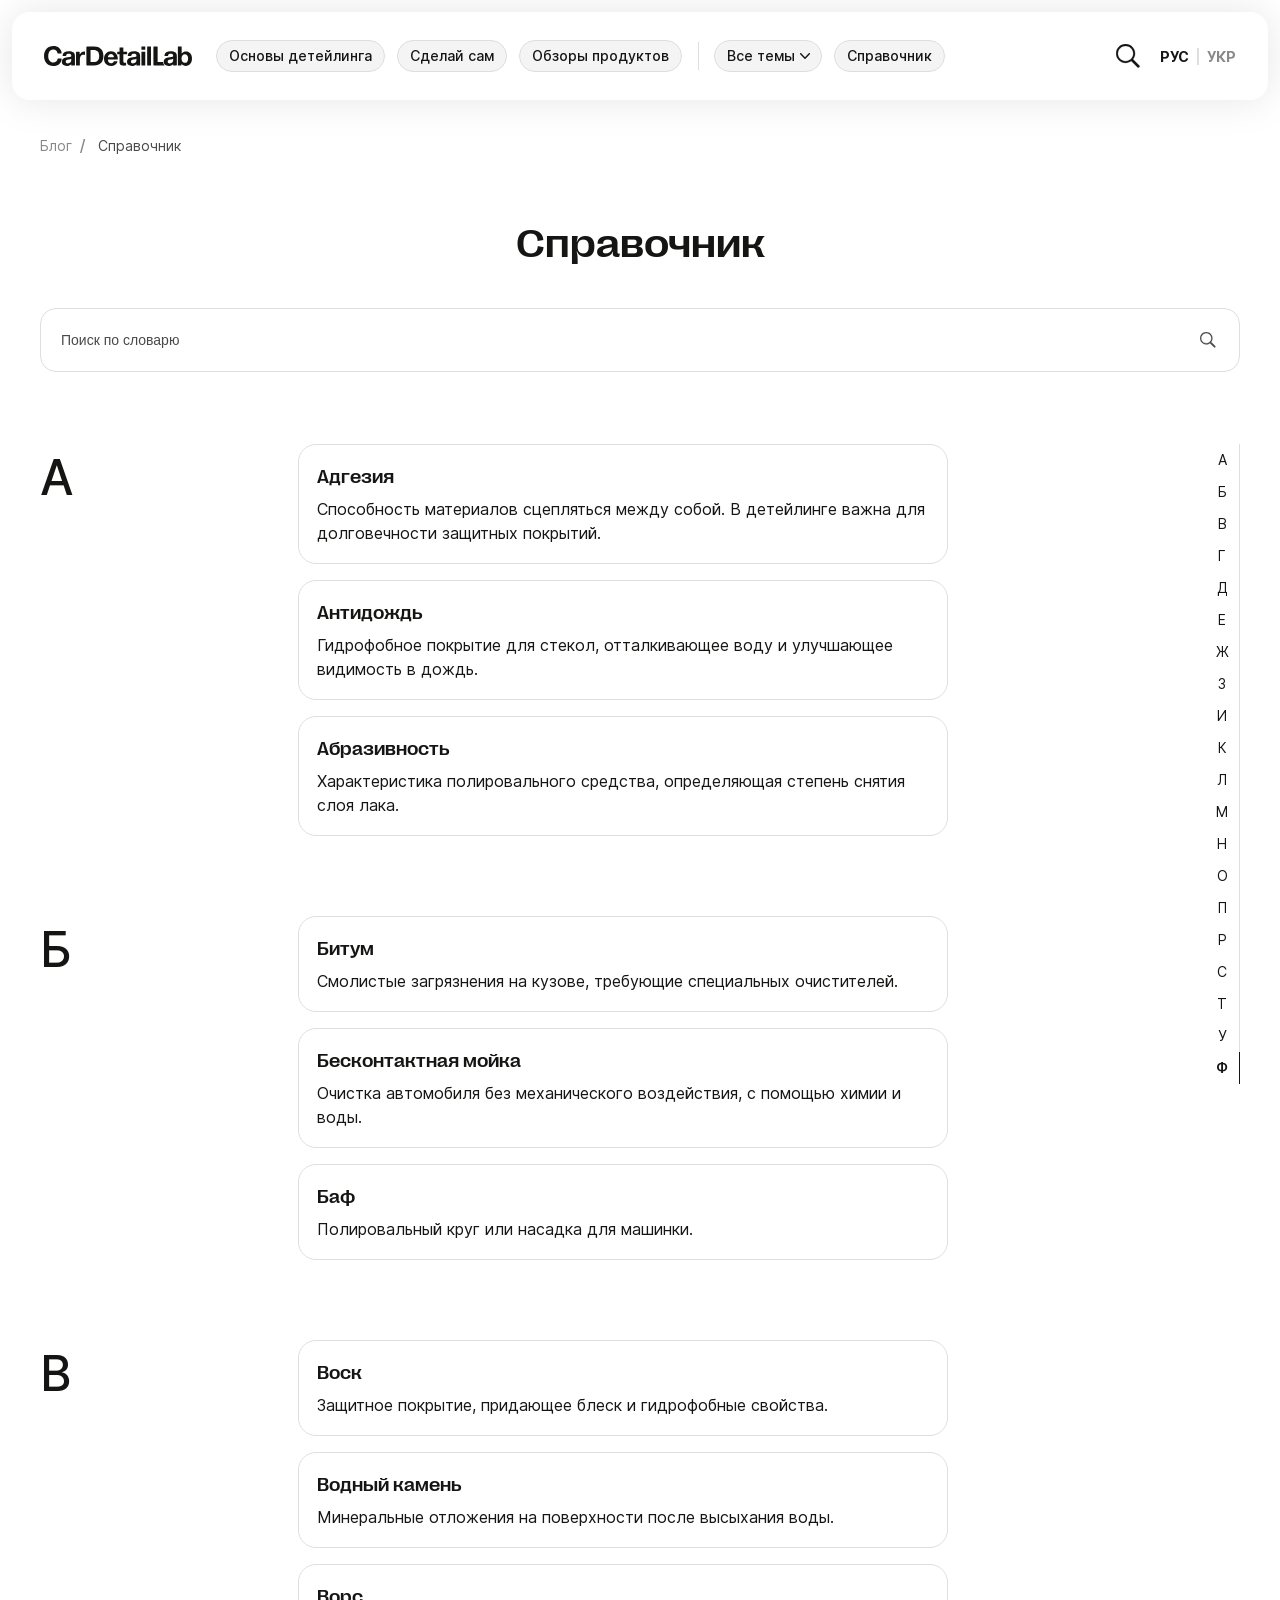
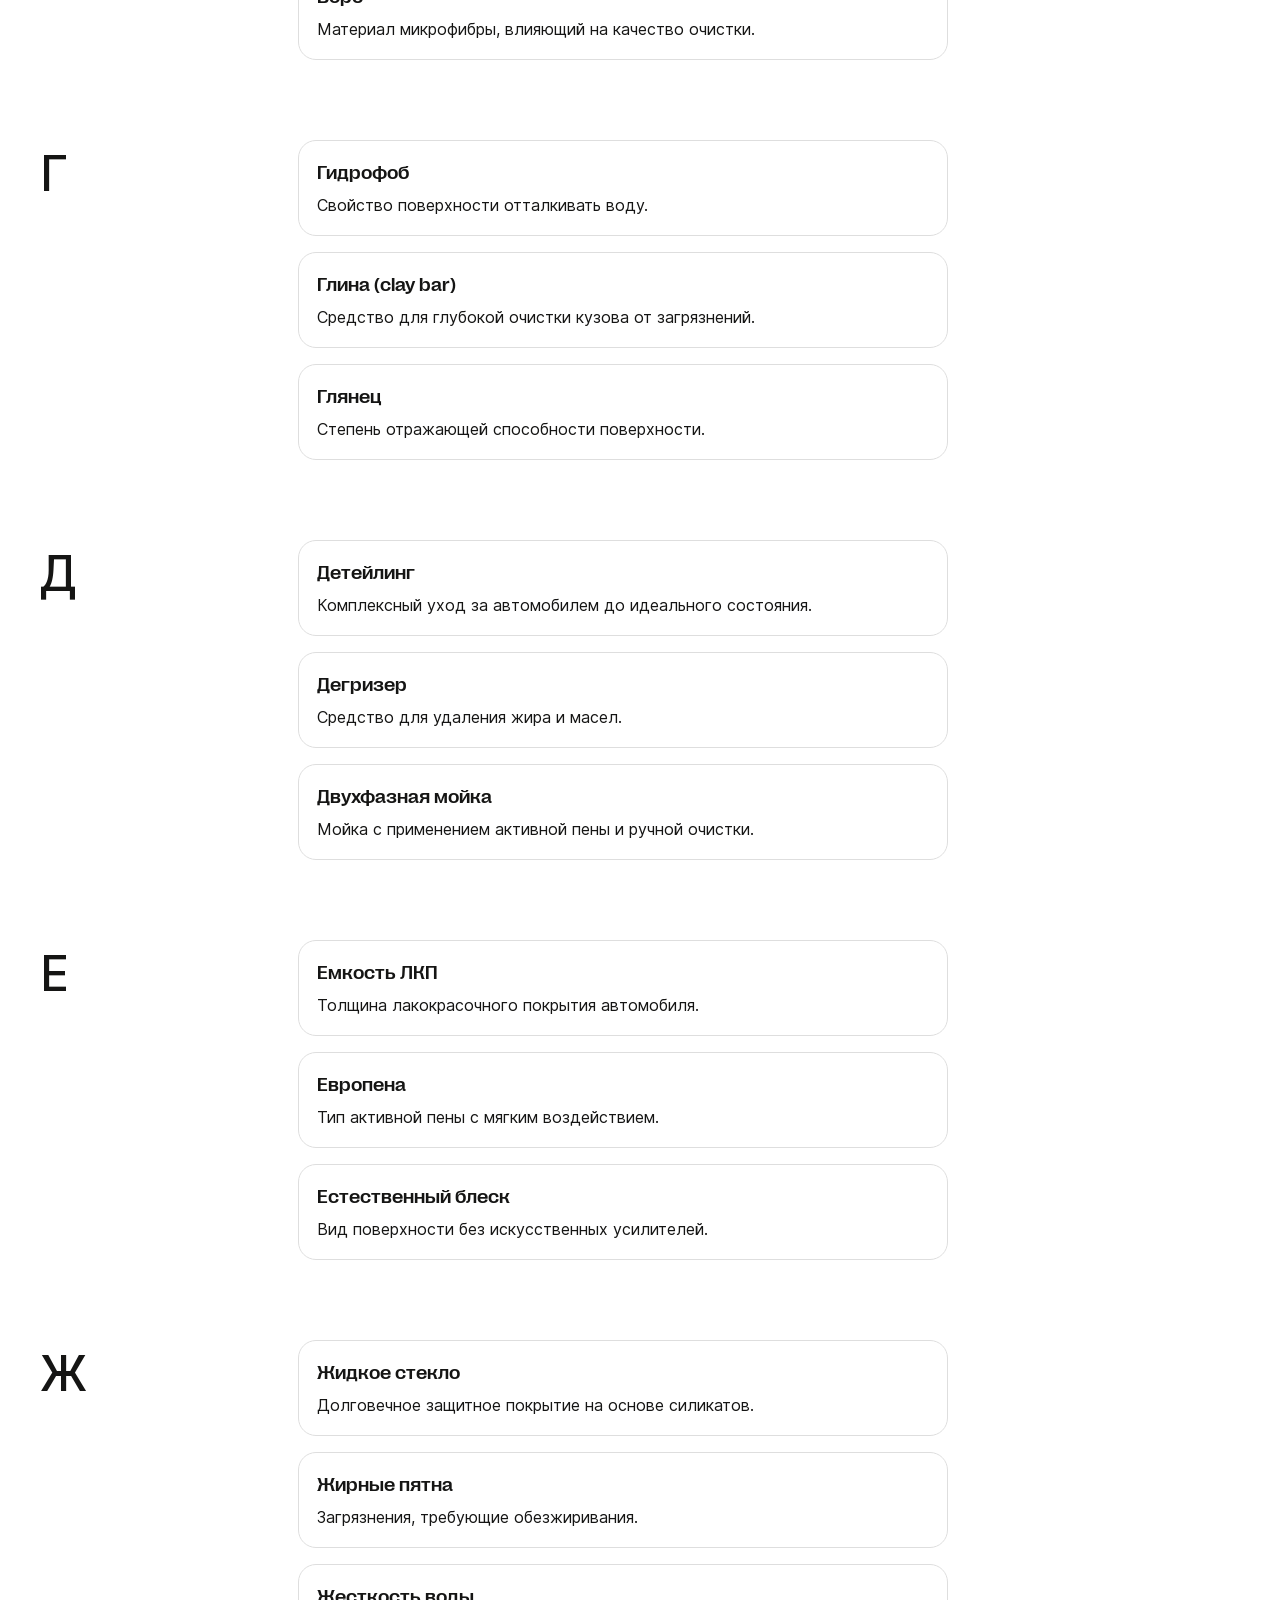
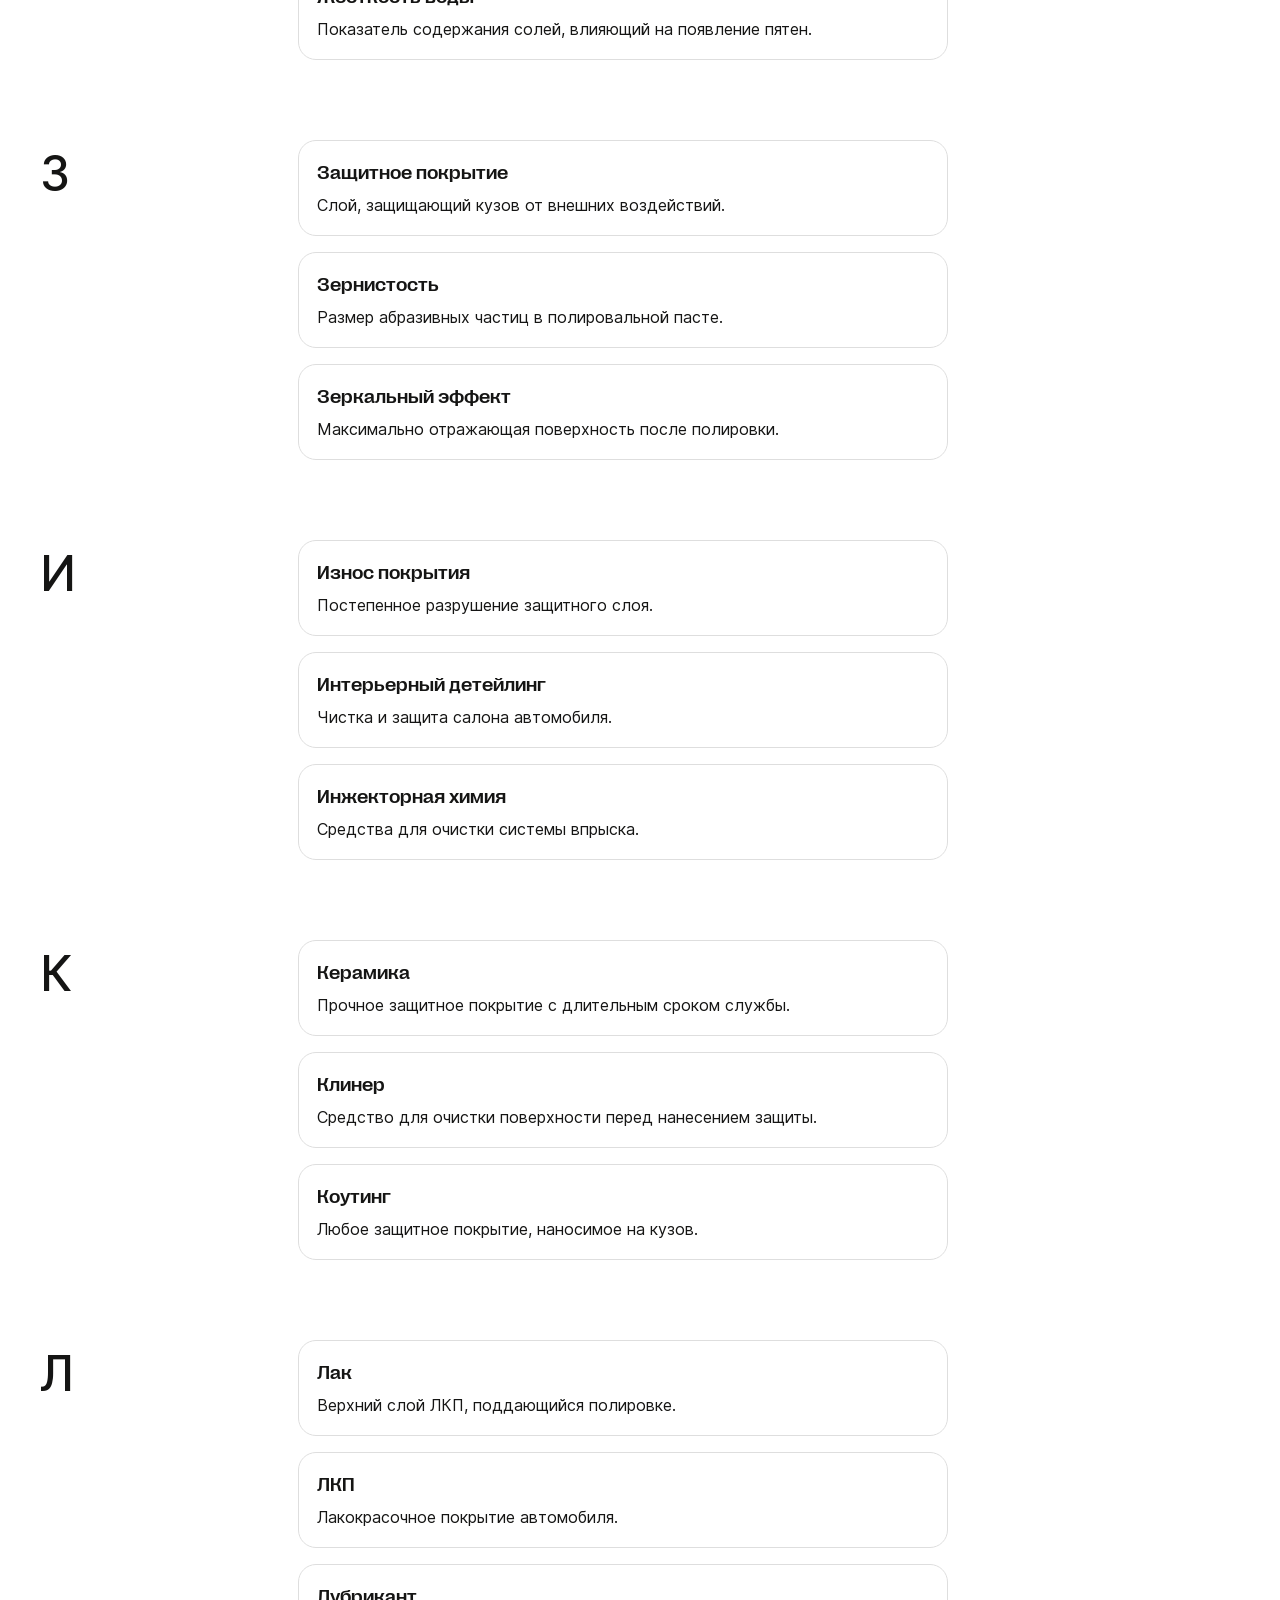
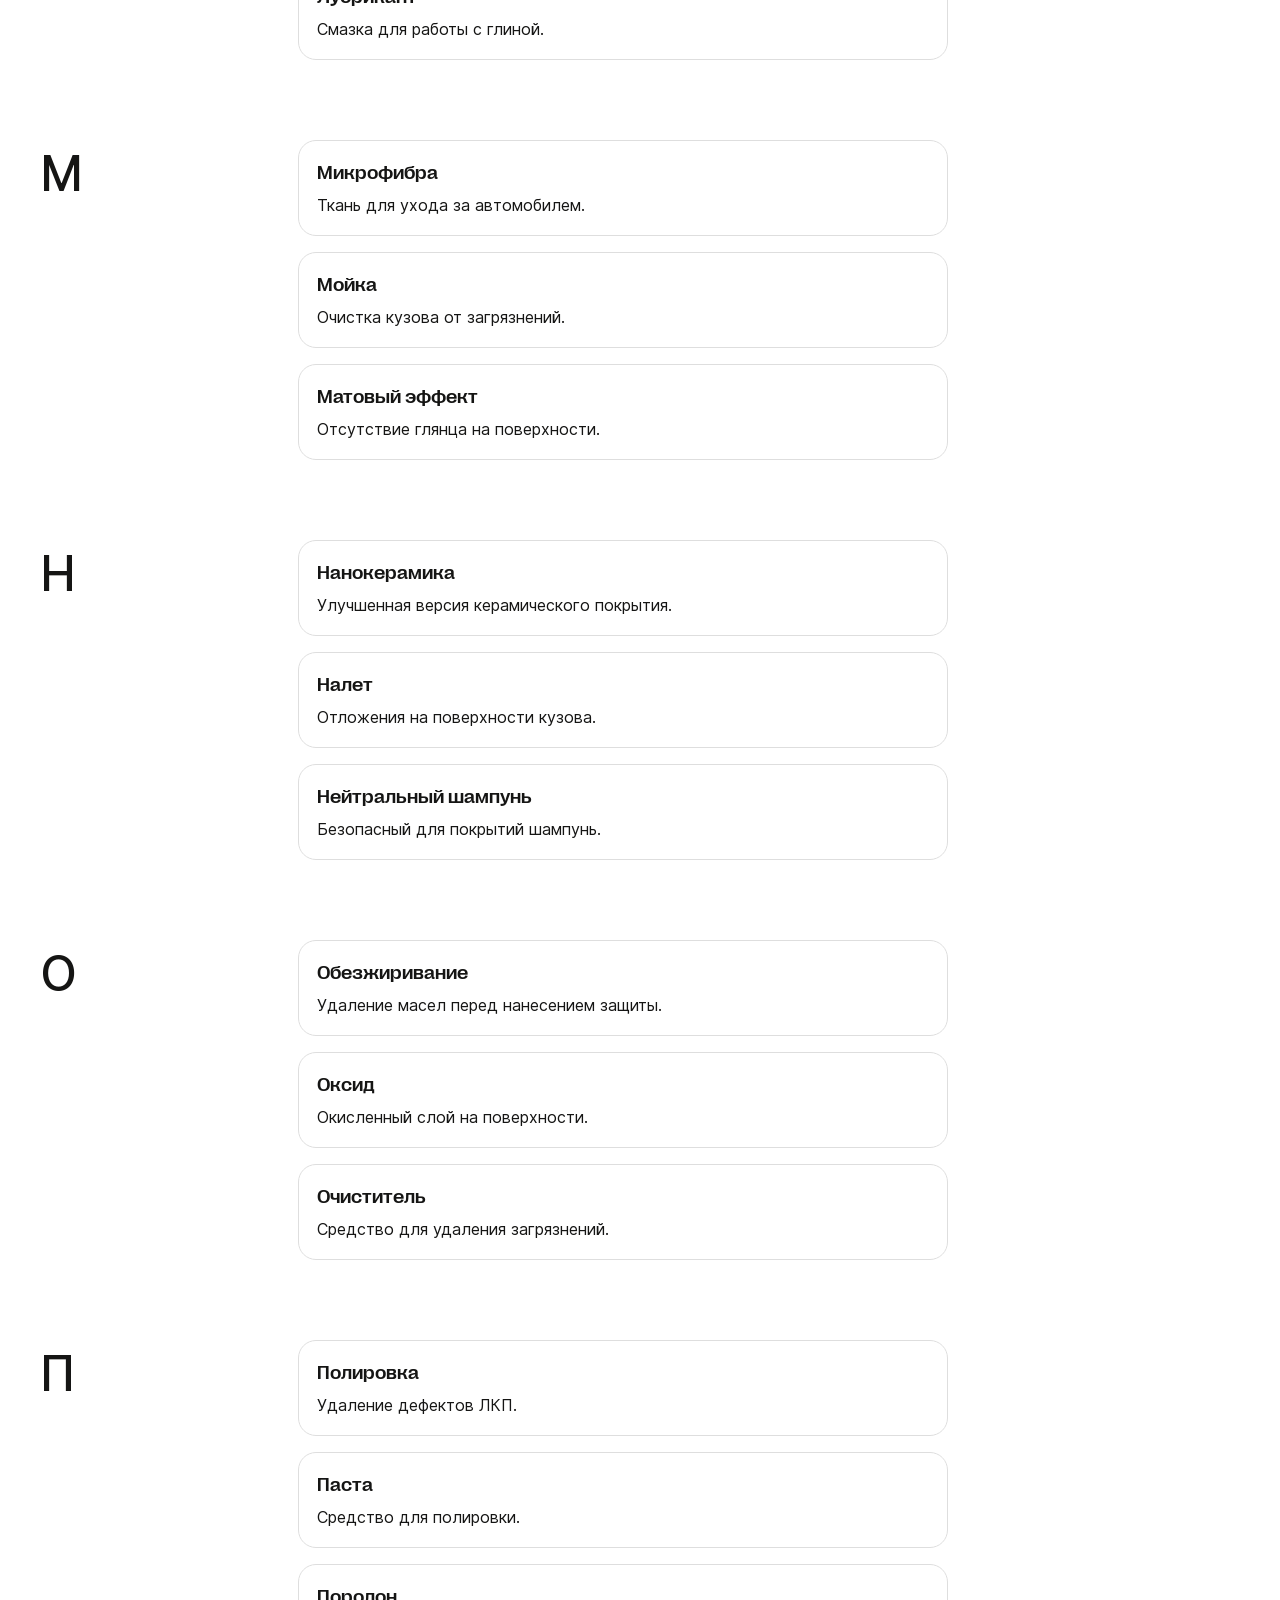
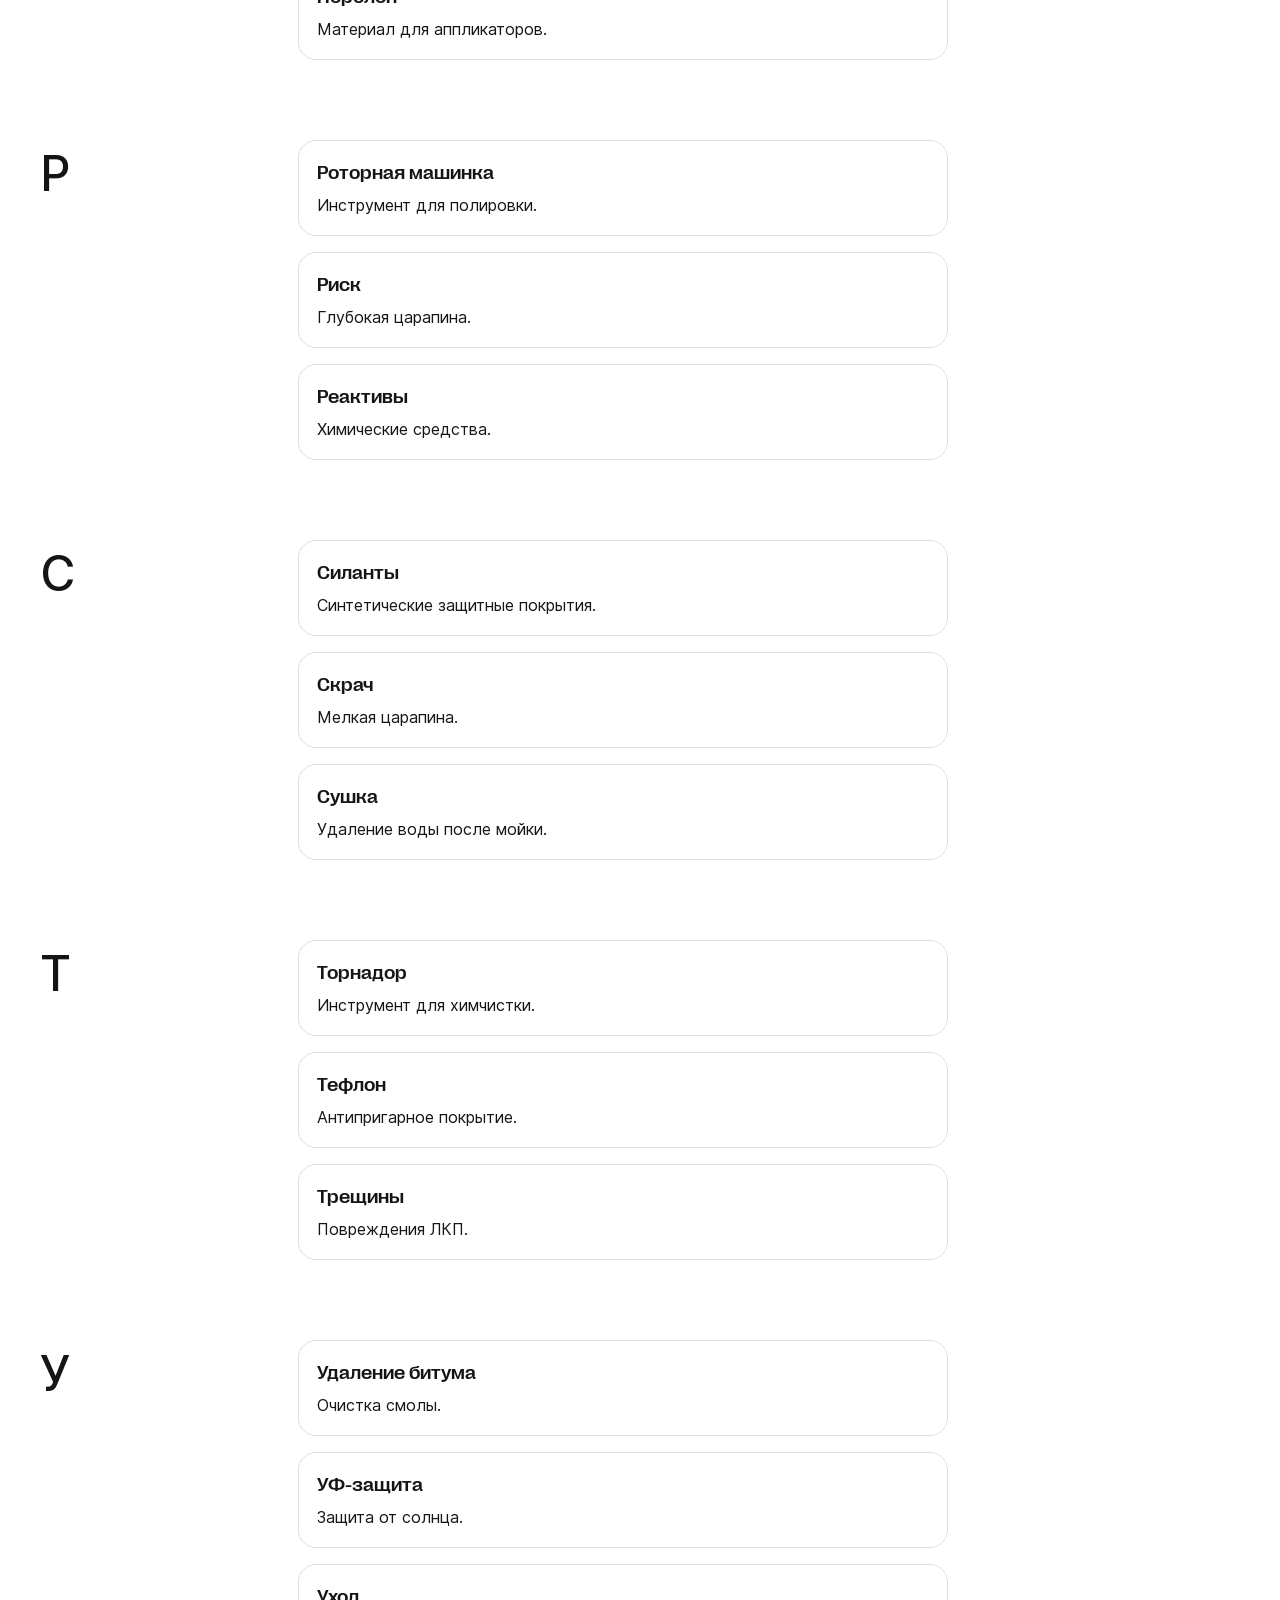
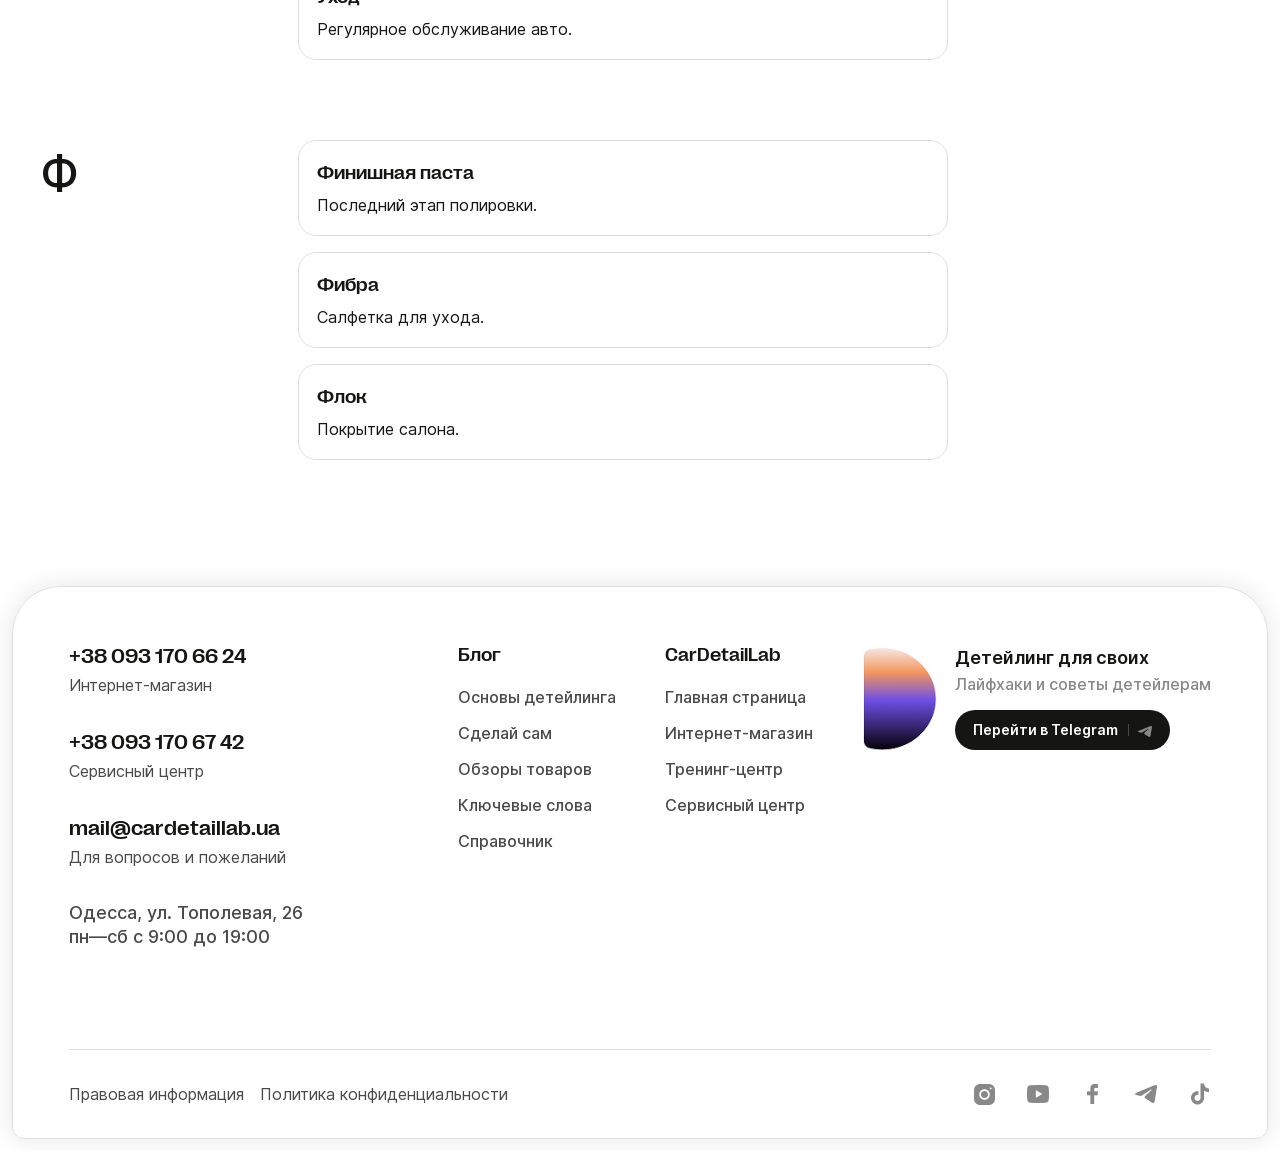
<file: directory.html>
<!DOCTYPE html><html lang="ru" class="theme-light">
	<head>
		<title>CDL</title>
		<meta name="description" content="">
		<meta name="keywords" content="">	
		<meta property="og:title" content="">
		<meta property="og:type" content="website">
		<meta property="og:url" content="http://">
		<meta property="og:image" content="ru.html">
		<meta http-equiv="X-UA-Compatible" content="IE=edge">
		<meta charset="utf-8">
		<meta name="viewport" content="width=device-width, initial-scale=1, maximum-scale=1">
		<link rel="shortcut icon" href="images/favicon.ico" type="image/x-icon">
		<link href="css/style.css?5" rel="stylesheet">
		<link href="css/aos.css" rel="stylesheet">
		<link href="css/responsive.css?5" rel="stylesheet">
		<script type="text/javascript" src="js/jquery.min.js"></script>
		<script type="text/javascript" src="js/swiper.js"></script>
	</head>
	<body>
		<div class="wrapper">
			<div class="content">
				<header class="header">
					<a href="/" class="logo">
						<img src="images/logo.svg" alt="logo">
					</a>
					<div class="header-center">
						<ul class="header-navigation-first">
							<li>
								<a href="#">
									Основы  детейлинга
								</a>
							</li>
							<li>
								<a href="#">
									Сделай сам	
								</a>
							</li>
							<li>
								<a href="#">
									Обзоры продуктов 
								</a>
							</li>
						</ul>
						<div class="header-navigation-second">
							<a href="#" class="all-theme-button">
								Все темы
								<img src="images/arrow-bottom.svg" alt="">
							</a>
							<a href="#" class="directory-a">
								Справочник
							</a>
						</div>
					</div>	
					<div class="search-button">
						<svg width="33" height="33" viewBox="0 0 33 33" fill="none" xmlns="http://www.w3.org/2000/svg">
							<path d="M13.1816 0.149609C20.3611 0.149609 26.2167 5.96503 26.2168 13.0627C26.2168 16.068 25.1802 18.8242 23.4238 21.0246L31.96 29.4963L32.0781 29.6262C32.3334 29.9391 32.4472 30.3166 32.4473 30.715C32.4473 31.6516 31.7559 32.4504 30.7139 32.4504C30.2497 32.4504 29.8033 32.2662 29.4854 31.9514H29.4844L20.9111 23.4416C18.7431 25.0321 16.0795 25.9758 13.1816 25.9758C6.00243 25.9756 0.146484 20.1773 0.146484 13.0627C0.146601 5.94803 6.01965 0.149792 13.1816 0.149609ZM13.1816 2.59101C7.37415 2.5912 2.60852 7.33029 2.6084 13.0627C2.6084 18.8122 7.37424 23.5518 13.1816 23.552C18.9892 23.552 23.7559 18.8123 23.7559 13.0627C23.7557 7.33017 18.9893 2.59101 13.1816 2.59101Z" fill="#151514" stroke="#151514" stroke-width="0.3"/>
						</svg>
					</div>
					<div class="gamburger">
						<span></span><span></span><span></span>
					</div>
					<ul class="header-lang">
						<li>
							<a href="#" class="active">
								РУС
							</a>
						</li>
						<li>
							<a href="#">
								УКР
							</a>
						</li>
					</ul>
				</header>	
				<!------------------------------ВЫПАДАЮЩЕЕ МЕНЮ-------------------------------------->
					<div class="fixed-menu">
						<div class="fixed-menu-container">
							<div class="place-for-lang-mob"></div>
							<div class="place-for-text-mob">Все темы</div>
							<div class="fixed-menu-list">
								<a href="#" class="fixed-menu-item">
									<div>
										<img src="images/menu-icons/1.svg" alt="">
									</div>
									<div>
										<span>
											Основы детейлинга
										</span>
										<span>
											38 статей
										</span>
									</div>
								</a>
								<a href="#" class="fixed-menu-item">
									<div>
										<img src="images/menu-icons/2.svg" alt="">
									</div>
									<div>
										<span>
											Обзоры продуктов
										</span>
										<span>
											15 статей	
										</span>
									</div>
								</a>
								<a href="#" class="fixed-menu-item">
									<div>
										<img src="images/menu-icons/3.svg" alt="">
									</div>
									<div>
										<span>
											Детейлинг-отчеты
										</span>
										<span>
											22 статей
										</span>
									</div>
								</a>
								<a href="#" class="fixed-menu-item">
									<div>
										<img src="images/menu-icons/4.svg" alt="">
									</div>
									<div>
										<span>
											Философия
										</span>
										<span>
											6 статей
										</span>
									</div>
								</a>
								<a href="#" class="fixed-menu-item">
									<div>
										<img src="images/menu-icons/5.svg" alt="">
									</div>
									<div>
										<span>
											Бизнес
										</span>
										<span>
											3 статей	
										</span>
									</div>
								</a>
								<a href="#" class="fixed-menu-item">
									<div>
										<img src="images/menu-icons/6.svg" alt="">
									</div>
									<div>
										<span>
											Сделай сам
										</span>
										<span>
											26 статей	
										</span>
									</div>
								</a>
								<a href="#" class="fixed-menu-item">
									<div>
										<img src="images/menu-icons/7.svg" alt="">
									</div>
									<div>
										<span>
											Автоспорт
										</span>
										<span>
											12 статей
										</span>
									</div>
								</a>
								<a href="#" class="fixed-menu-item">
									<div>
										<img src="images/menu-icons/8.svg" alt="">
									</div>
									<div>
										<span>
											Тренинг-центр
										</span>
										<span>
											8 статей
										</span>
									</div>
								</a>
								<a href="#" class="fixed-menu-item">
									<div>
										<img src="images/menu-icons/9.svg" alt="">
									</div>
									<div>
										<span>
											Партнеры
										</span>
										<span>
											17 статей	
										</span>
									</div>
								</a>
							</div>	
						</div>
					</div>
					<div class="fixed-menu-bg"></div>
				<!------------------------------КОНЕЦ ВЫПАДАЮЩЕГО МЕНЮ-------------------------------------->

				<!------------------------------Фиксированный поиск----------------------------------------->
					<div class="fixed-search-module">
						<div class="fixed-search-container">
							<div class="fixed-search-module-close-button">
								<svg xmlns="http://www.w3.org/2000/svg" width="20" height="20" viewBox="0 0 20 20" fill="none">
								<path d="M13.3253 9.96229L19.3207 3.96621C19.71 3.5242 19.9162 2.95069 19.8974 2.36225C19.8786 1.77382 19.6362 1.21461 19.2195 0.798312C18.8028 0.382012 18.2431 0.139857 17.6541 0.12107C17.0651 0.102282 16.4911 0.308273 16.0487 0.69717L10.047 6.68707L4.03456 0.67864C3.81921 0.463484 3.56354 0.292814 3.28217 0.176373C3.00079 0.0599315 2.69922 2.26703e-09 2.39466 0C2.0901 -2.26703e-09 1.78853 0.0599315 1.50715 0.176373C1.22578 0.292814 0.970113 0.463484 0.754758 0.67864C0.539403 0.893795 0.368575 1.14922 0.252025 1.43034C0.135476 1.71145 0.075489 2.01275 0.075489 2.31702C0.075489 2.6213 0.135476 2.92259 0.252025 3.20371C0.368575 3.48482 0.539403 3.74025 0.754758 3.9554L6.76876 9.96229L0.773306 15.9568C0.538175 16.1668 0.348399 16.4225 0.21559 16.7083C0.0827806 16.9941 0.00973029 17.304 0.000907458 17.6189C-0.00791537 17.9339 0.047675 18.2473 0.164278 18.5401C0.280881 18.8329 0.456044 19.0988 0.679052 19.3216C0.902059 19.5444 1.16822 19.7194 1.46125 19.8359C1.75429 19.9524 2.06803 20.0079 2.38329 19.9991C2.69854 19.9903 3.00869 19.9173 3.29474 19.7846C3.58079 19.6519 3.83674 19.4623 4.04693 19.2274L10.047 13.2375L16.0409 19.2274C16.4759 19.6619 17.0657 19.906 17.6808 19.906C18.2959 19.906 18.8858 19.6619 19.3207 19.2274C19.7557 18.7929 20 18.2035 20 17.589C20 16.9745 19.7557 16.3852 19.3207 15.9506L13.3253 9.96229Z" fill="#494949"/>
								</svg>
							</div>
							<div class="fixed-search-row">
								<div class="fixed-search-row-left"></div>
								<div class="fixed-search-row-right">
									<form class="fixed-search-form">
										<div class="fixed-search-div">
											<button class="fixed-search-search-button" type="button">
												<svg width="25" height="25" viewBox="0 0 25 25" fill="none" xmlns="http://www.w3.org/2000/svg">
													<path d="M10.1641 0.25C15.6234 0.250126 20.0781 4.67197 20.0781 10.0723C20.0781 12.3143 19.3185 14.3739 18.0293 16.0312L24.3438 22.2988C24.6276 22.58 24.75 22.9387 24.75 23.3115C24.7499 24.0842 24.1754 24.75 23.3125 24.75C22.9289 24.7499 22.5586 24.5981 22.2939 24.3359L15.9463 18.0361C14.3152 19.2036 12.3254 19.8945 10.1641 19.8945C4.70487 19.8945 0.250047 15.4855 0.25 10.0723C0.25 4.65882 4.71782 0.25 10.1641 0.25ZM10.1641 2.35547C5.88312 2.35547 2.37109 5.84983 2.37109 10.0723C2.37114 14.3076 5.88341 17.8008 10.1641 17.8008C14.4446 17.8007 17.956 14.3075 17.9561 10.0723C17.9561 5.84991 14.4449 2.3556 10.1641 2.35547Z" fill="#151514" stroke="#151514" stroke-width="0.5"/>
												</svg>
											</button>	
											<input type="text" placeholder="Поиск статей" class="fixed-search-input">
											<button class="fixed-search-delete-button">
												<svg width="12" height="12" viewBox="0 0 12 12" fill="none" xmlns="http://www.w3.org/2000/svg">
													<path d="M7.99517 5.97737L11.5924 2.37973C11.826 2.11452 11.9497 1.77042 11.9384 1.41735C11.9271 1.06429 11.7817 0.728768 11.5317 0.478987C11.2817 0.229207 10.9459 0.0839141 10.5925 0.0726418C10.2391 0.0613694 9.89465 0.184964 9.62919 0.418302L6.02821 4.01224L2.42074 0.407184C2.29152 0.278091 2.13813 0.175688 1.9693 0.105824C1.80048 0.0359589 1.61953 1.36022e-09 1.4368 0C1.25406 -1.36022e-09 1.07312 0.0359589 0.904291 0.105824C0.735466 0.175688 0.582068 0.278091 0.452855 0.407184C0.323642 0.536277 0.221145 0.689533 0.151215 0.858202C0.0812857 1.02687 0.0452934 1.20765 0.0452934 1.39021C0.0452934 1.57278 0.0812857 1.75356 0.151215 1.92222C0.221145 2.09089 0.323642 2.24415 0.452855 2.37324L4.06126 5.97737L0.463983 9.57409C0.322905 9.70009 0.20904 9.85352 0.129354 10.025C0.0496683 10.1965 0.00583817 10.3824 0.000544475 10.5714C-0.00474922 10.7603 0.028605 10.9484 0.0985667 11.1241C0.168529 11.2997 0.273627 11.4593 0.407431 11.5929C0.541236 11.7266 0.700933 11.8316 0.876753 11.9015C1.05257 11.9714 1.24082 12.0047 1.42997 11.9995C1.61913 11.9942 1.80521 11.9504 1.97684 11.8708C2.14847 11.7912 2.30204 11.6774 2.42816 11.5364L6.02821 7.94251L9.62456 11.5364C9.88551 11.7972 10.2394 11.9436 10.6085 11.9436C10.9775 11.9436 11.3315 11.7972 11.5924 11.5364C11.8534 11.2757 12 10.9221 12 10.5534C12 10.1847 11.8534 9.8311 11.5924 9.57039L7.99517 5.97737Z" fill="white"/>
												</svg>
											</button>
										</div>
										<script>
											document.addEventListener('DOMContentLoaded', function () {
											const input = document.querySelector('.fixed-search-input');
											const deleteBtn = document.querySelector('.fixed-search-delete-button');
											deleteBtn.addEventListener('click', function (e) {
												e.preventDefault();
												input.value = '';   
												input.focus();      
											});
											});
										</script>
									</form>
									<!----поиск когда пусто---->
									<div class="search-result-null" hidden>Хм... пусто. Попробуйте изменить запрос</div>
									<!----конец поиск когда пусто---->
									<!----история поиска-->
									<div class="search-history" hidden>
										<div class="search-history-left">
											История поиска
										</div>
										<div class="search-history-right">
											<ul>
												<li>
													<a href="#">
														<img src="images/clock.svg" alt="">
														Успех
													</a>
													<button class="delete-history-element">
														<svg width="13" height="13" viewBox="0 0 13 13" fill="none" xmlns="http://www.w3.org/2000/svg">
														<path d="M0.384766 0.396667C0.703306 0.0611366 1.24773 0.0736854 1.56152 0.396667H1.56055L6.29688 5.133L11.0322 0.396667C11.3487 0.0709704 11.8823 0.0730152 12.2051 0.393738C12.5325 0.711821 12.5207 1.24676 12.207 1.56073L7.46973 6.29901L12.207 11.0441C12.5236 11.3607 12.5216 11.8859 12.209 12.2082C11.8909 12.5357 11.3481 12.524 11.0342 12.2101L6.29688 7.47284L1.55957 12.2101C1.24285 12.5268 0.709871 12.5251 0.387695 12.2121C0.060299 11.8939 0.072847 11.358 0.386719 11.0441L5.12305 6.29901L0.386719 1.56073C0.0702161 1.24397 0.0718376 0.71885 0.384766 0.396667Z" fill="#888888" stroke="#888888" stroke-width="0.3"/>
														</svg>
													</button>
												</li>
												<li>
													<a href="#">
														<img src="images/clock.svg" alt="">
														Тренинг-центр
													</a>
													<button class="delete-history-element">
														<svg width="13" height="13" viewBox="0 0 13 13" fill="none" xmlns="http://www.w3.org/2000/svg">
														<path d="M0.384766 0.396667C0.703306 0.0611366 1.24773 0.0736854 1.56152 0.396667H1.56055L6.29688 5.133L11.0322 0.396667C11.3487 0.0709704 11.8823 0.0730152 12.2051 0.393738C12.5325 0.711821 12.5207 1.24676 12.207 1.56073L7.46973 6.29901L12.207 11.0441C12.5236 11.3607 12.5216 11.8859 12.209 12.2082C11.8909 12.5357 11.3481 12.524 11.0342 12.2101L6.29688 7.47284L1.55957 12.2101C1.24285 12.5268 0.709871 12.5251 0.387695 12.2121C0.060299 11.8939 0.072847 11.358 0.386719 11.0441L5.12305 6.29901L0.386719 1.56073C0.0702161 1.24397 0.0718376 0.71885 0.384766 0.396667Z" fill="#888888" stroke="#888888" stroke-width="0.3"/>
														</svg>
													</button>
												</li>
												<li>
													<a href="#">
														<img src="images/clock.svg" alt="">
														Как мыть машину
													</a>
													<button class="delete-history-element">
														<svg width="13" height="13" viewBox="0 0 13 13" fill="none" xmlns="http://www.w3.org/2000/svg">
														<path d="M0.384766 0.396667C0.703306 0.0611366 1.24773 0.0736854 1.56152 0.396667H1.56055L6.29688 5.133L11.0322 0.396667C11.3487 0.0709704 11.8823 0.0730152 12.2051 0.393738C12.5325 0.711821 12.5207 1.24676 12.207 1.56073L7.46973 6.29901L12.207 11.0441C12.5236 11.3607 12.5216 11.8859 12.209 12.2082C11.8909 12.5357 11.3481 12.524 11.0342 12.2101L6.29688 7.47284L1.55957 12.2101C1.24285 12.5268 0.709871 12.5251 0.387695 12.2121C0.060299 11.8939 0.072847 11.358 0.386719 11.0441L5.12305 6.29901L0.386719 1.56073C0.0702161 1.24397 0.0718376 0.71885 0.384766 0.396667Z" fill="#888888" stroke="#888888" stroke-width="0.3"/>
														</svg>
													</button>
												</li>
												<li>
													<a href="#">
														<img src="images/clock.svg" alt="">
														Успех
													</a>
													<button class="delete-history-element">
														<svg width="13" height="13" viewBox="0 0 13 13" fill="none" xmlns="http://www.w3.org/2000/svg">
														<path d="M0.384766 0.396667C0.703306 0.0611366 1.24773 0.0736854 1.56152 0.396667H1.56055L6.29688 5.133L11.0322 0.396667C11.3487 0.0709704 11.8823 0.0730152 12.2051 0.393738C12.5325 0.711821 12.5207 1.24676 12.207 1.56073L7.46973 6.29901L12.207 11.0441C12.5236 11.3607 12.5216 11.8859 12.209 12.2082C11.8909 12.5357 11.3481 12.524 11.0342 12.2101L6.29688 7.47284L1.55957 12.2101C1.24285 12.5268 0.709871 12.5251 0.387695 12.2121C0.060299 11.8939 0.072847 11.358 0.386719 11.0441L5.12305 6.29901L0.386719 1.56073C0.0702161 1.24397 0.0718376 0.71885 0.384766 0.396667Z" fill="#888888" stroke="#888888" stroke-width="0.3"/>
														</svg>
													</button>
												</li>
												<li>
													<a href="#">
														<img src="images/clock.svg" alt="">
														Тренинг-центр
													</a>
													<button class="delete-history-element">
														<svg width="13" height="13" viewBox="0 0 13 13" fill="none" xmlns="http://www.w3.org/2000/svg">
														<path d="M0.384766 0.396667C0.703306 0.0611366 1.24773 0.0736854 1.56152 0.396667H1.56055L6.29688 5.133L11.0322 0.396667C11.3487 0.0709704 11.8823 0.0730152 12.2051 0.393738C12.5325 0.711821 12.5207 1.24676 12.207 1.56073L7.46973 6.29901L12.207 11.0441C12.5236 11.3607 12.5216 11.8859 12.209 12.2082C11.8909 12.5357 11.3481 12.524 11.0342 12.2101L6.29688 7.47284L1.55957 12.2101C1.24285 12.5268 0.709871 12.5251 0.387695 12.2121C0.060299 11.8939 0.072847 11.358 0.386719 11.0441L5.12305 6.29901L0.386719 1.56073C0.0702161 1.24397 0.0718376 0.71885 0.384766 0.396667Z" fill="#888888" stroke="#888888" stroke-width="0.3"/>
														</svg>
													</button>
												</li>
												<li>
													<a href="#">
														<img src="images/clock.svg" alt="">
														Как мыть машину
													</a>
													<button class="delete-history-element">
														<svg width="13" height="13" viewBox="0 0 13 13" fill="none" xmlns="http://www.w3.org/2000/svg">
														<path d="M0.384766 0.396667C0.703306 0.0611366 1.24773 0.0736854 1.56152 0.396667H1.56055L6.29688 5.133L11.0322 0.396667C11.3487 0.0709704 11.8823 0.0730152 12.2051 0.393738C12.5325 0.711821 12.5207 1.24676 12.207 1.56073L7.46973 6.29901L12.207 11.0441C12.5236 11.3607 12.5216 11.8859 12.209 12.2082C11.8909 12.5357 11.3481 12.524 11.0342 12.2101L6.29688 7.47284L1.55957 12.2101C1.24285 12.5268 0.709871 12.5251 0.387695 12.2121C0.060299 11.8939 0.072847 11.358 0.386719 11.0441L5.12305 6.29901L0.386719 1.56073C0.0702161 1.24397 0.0718376 0.71885 0.384766 0.396667Z" fill="#888888" stroke="#888888" stroke-width="0.3"/>
														</svg>
													</button>
												</li>
											</ul>
										</div>
									</div>
									<!----конец история поиска-->
								</div>
							</div>	
							<div class="fixed-search-row fixed-search-row-2">
								<div class="fixed-search-row-left">
									<div class="tegs-search">
										<div class="tegs-search-title">
											Ключевые слова
										</div>
										<ul>
											<li>
												<a href="#">
													<div>Средства</div>
													<span>2</span>
												</a>
											</li>
											<li>
												<a href="#">
													<div>Эффекты</div>
													<span>2</span>
												</a>
											</li>
											<li>
												<a href="#">
													<div>Повреждения</div>
													<span>4</span>
												</a>
											</li>
											<li>
												<a href="#">
													<div>Туи может быть много текста</div>
													<span>4</span>
												</a>
											</li>
											<li>
												<a href="#">
													<div>Средства</div>
													<span>2</span>
												</a>
											</li>
											<li>
												<a href="#">
													<div>Эффекты</div>
													<span>2</span>
												</a>
											</li>
											<li>
												<a href="#">
													<div>Повреждения</div>
													<span>4</span>
												</a>
											</li>
											<li>
												<a href="#">
													<div>Туи может быть много текста</div>
													<span>4</span>
												</a>
											</li>
											<li>
												<a href="#">
													<div>Средства</div>
													<span>2</span>
												</a>
											</li>
											<li>
												<a href="#">
													<div>Эффекты</div>
													<span>2</span>
												</a>
											</li>
											<li>
												<a href="#">
													<div>Повреждения</div>
													<span>4</span>
												</a>
											</li>
											<li>
												<a href="#">
													<div>Туи может быть много текста</div>
													<span>4</span>
												</a>
											</li>
											<li>
												<a href="#">
													<div>Туи может быть много текста</div>
													<span>4</span>
												</a>
											</li>
											<li>
												<a href="#">
													<div>Средства</div>
													<span>2</span>
												</a>
											</li>
											<li>
												<a href="#">
													<div>Эффекты</div>
													<span>2</span>
												</a>
											</li>
											<li>
												<a href="#">
													<div>Повреждения</div>
													<span>4</span>
												</a>
											</li>
											<li>
												<a href="#">
													<div>Туи может быть много текста</div>
													<span>4</span>
												</a>
											</li>
										</ul>
									</div>
								</div><!--fixed-search-row-left-->
								<div class="fixed-search-row-right">
									<div class="category-list fixed-search-category-list">
										<div class="category-item">
											<a href="#" class="category-item-img-block">
												<img src="images/content/cat1.png" alt="">
												<div class="category-item-bage">
													СЕРЬЕЗНЫЕ ЗНАНИЯ
												</div>
											</a>
											<a href="#" class="category-item-title grotesk">
												Джентльменский набор: что возить с собой в багажнике
											</a>
											<div class="cat-item-info-box">
												<div class="cat-item-likes">
													<img src="images/likes.svg" alt="">
													234
												</div>
												<div class="cat-item-time">
													12 минут
												</div>
												<div class="cat-item-date">
													24 янв 2022
												</div>
											</div>
										</div><!--item-->
										<div class="category-item">
											<a href="#" class="category-item-img-block">
												<img src="images/content/cat2.png" alt="">
											</a>
											<a href="#" class="category-item-title grotesk">
												Scangrip против всех: какой свет 
											</a>
											<div class="cat-item-info-box">
												<div class="cat-item-likes">
													<img src="images/likes.svg" alt="">
													234
												</div>
												<div class="cat-item-time">
													12 минут
												</div>
												<div class="cat-item-date">
													24 янв 2022
												</div>
											</div>
										</div><!--item-->
										<div class="category-item">
											<a href="#" class="category-item-img-block">
												<img src="images/content/cat3.png" alt="">
											</a>
											<a href="#" class="category-item-title grotesk">
												Как продлить срок службы кварцевой защиты
											</a>
											<div class="cat-item-info-box">
												<div class="cat-item-likes">
													<img src="images/likes.svg" alt="">
													234
												</div>
												<div class="cat-item-time">
													12 минут
												</div>
												<div class="cat-item-date">
													24 янв 2022
												</div>
											</div>
										</div><!--item-->
										<div class="category-item">
											<div class="category-item-text-block" onclick="window.location='#'">
												<div class="category-item-text-block-name">
													Адгезия
												</div>
												<div class="category-item-text-block-descr">
													Это эффект сцепления поверхностей разнородных жидких или твердых тел, возникающий в результате межмолекулярного взаимодействия.	
												</div>	
												<div class="category-item-text-block-bottom">
													<a href="#">
														Подробнее
														<svg width="18" height="15" viewBox="0 0 18 15" fill="none" xmlns="http://www.w3.org/2000/svg">
															<path d="M18 7.49389C17.9937 6.83578 17.7212 6.20658 17.2414 5.74263L11.7257 0.363753C11.4848 0.130772 11.159 0 10.8193 0C10.4796 0 10.1538 0.130772 9.91286 0.363753C9.79235 0.480041 9.6967 0.618392 9.63143 0.770826C9.56615 0.923259 9.53255 1.08676 9.53255 1.25189C9.53255 1.41703 9.56615 1.58053 9.63143 1.73296C9.6967 1.88539 9.79235 2.02374 9.91286 2.14003L14.1429 6.24299H1.28571C0.944722 6.24299 0.617695 6.37478 0.376577 6.60937C0.135459 6.84396 0 7.16213 0 7.49389C0 7.82565 0.135459 8.14382 0.376577 8.37841C0.617695 8.613 0.944722 8.74479 1.28571 8.74479H14.1429L9.91286 12.8603C9.67075 13.0941 9.53406 13.412 9.53286 13.744C9.53165 14.0759 9.66603 14.3947 9.90643 14.6303C10.1468 14.8658 10.4736 14.9988 10.8147 15C11.1559 15.0012 11.4836 14.8704 11.7257 14.6365L17.2414 9.25766C17.7243 8.79064 17.9971 8.15634 18 7.49389Z" fill="#6D4FE5"/>
														</svg>
													</a>
													<span>+ 68 слов</span>
												</div>
											</div>
										</div>
										<div class="category-item">
											<a href="#" class="category-item-img-block">
												<img src="images/content/cat2.png" alt="">
											</a>
											<a href="#" class="category-item-title grotesk">
												Scangrip против всех: какой свет 
											</a>
											<div class="cat-item-info-box">
												<div class="cat-item-likes">
													<img src="images/likes.svg" alt="">
													234
												</div>
												<div class="cat-item-time">
													12 минут
												</div>
												<div class="cat-item-date">
													24 янв 2022
												</div>
											</div>
										</div><!--item-->
										<div class="category-item">
											<a href="#" class="category-item-img-block">
												<img src="images/content/cat3.png" alt="">
											</a>
											<a href="#" class="category-item-title grotesk">
												Как продлить срок службы кварцевой защиты
											</a>
											<div class="cat-item-info-box">
												<div class="cat-item-likes">
													<img src="images/likes.svg" alt="">
													234
												</div>
												<div class="cat-item-time">
													12 минут
												</div>
												<div class="cat-item-date">
													24 янв 2022
												</div>
											</div>
										</div><!--item-->
										<div class="category-item">
											<div class="category-item-text-block" onclick="window.location='#'">
												<div class="category-item-text-block-name">
													Адгезия
												</div>
												<div class="category-item-text-block-descr">
													Это эффект сцепления поверхностей разнородных жидких или твердых тел, возникающий в результате межмолекулярного взаимодействия.	
												</div>	
												<div class="category-item-text-block-bottom">
													<a href="#">
														Подробнее
														<svg width="18" height="15" viewBox="0 0 18 15" fill="none" xmlns="http://www.w3.org/2000/svg">
															<path d="M18 7.49389C17.9937 6.83578 17.7212 6.20658 17.2414 5.74263L11.7257 0.363753C11.4848 0.130772 11.159 0 10.8193 0C10.4796 0 10.1538 0.130772 9.91286 0.363753C9.79235 0.480041 9.6967 0.618392 9.63143 0.770826C9.56615 0.923259 9.53255 1.08676 9.53255 1.25189C9.53255 1.41703 9.56615 1.58053 9.63143 1.73296C9.6967 1.88539 9.79235 2.02374 9.91286 2.14003L14.1429 6.24299H1.28571C0.944722 6.24299 0.617695 6.37478 0.376577 6.60937C0.135459 6.84396 0 7.16213 0 7.49389C0 7.82565 0.135459 8.14382 0.376577 8.37841C0.617695 8.613 0.944722 8.74479 1.28571 8.74479H14.1429L9.91286 12.8603C9.67075 13.0941 9.53406 13.412 9.53286 13.744C9.53165 14.0759 9.66603 14.3947 9.90643 14.6303C10.1468 14.8658 10.4736 14.9988 10.8147 15C11.1559 15.0012 11.4836 14.8704 11.7257 14.6365L17.2414 9.25766C17.7243 8.79064 17.9971 8.15634 18 7.49389Z" fill="#6D4FE5"/>
														</svg>
													</a>
													<span>+ 68 слов</span>
												</div>
											</div>
										</div>
										<div class="category-item">
											<a href="#" class="category-item-img-block">
												<img src="images/content/cat2.png" alt="">
											</a>
											<a href="#" class="category-item-title grotesk">
												Scangrip против всех: какой свет 
											</a>
											<div class="cat-item-info-box">
												<div class="cat-item-likes">
													<img src="images/likes.svg" alt="">
													234
												</div>
												<div class="cat-item-time">
													12 минут
												</div>
												<div class="cat-item-date">
													24 янв 2022
												</div>
											</div>
										</div><!--item-->
										<div class="category-item">
											<a href="#" class="category-item-img-block">
												<img src="images/content/cat3.png" alt="">
											</a>
											<a href="#" class="category-item-title grotesk">
												Как продлить срок службы кварцевой защиты
											</a>
											<div class="cat-item-info-box">
												<div class="cat-item-likes">
													<img src="images/likes.svg" alt="">
													234
												</div>
												<div class="cat-item-time">
													12 минут
												</div>
												<div class="cat-item-date">
													24 янв 2022
												</div>
											</div>
										</div><!--item-->
									</div>
								</div><!--fixed-search-row-right-->
							</div>
						</div>
					</div>
					<div class="fixed-search-bg"></div>
				<!------------------------------КОНЕЦ Фиксированного поиска--------------------------------->
				
				<div class="center">
					<div class="container">
                        <nav class="bread-nav" aria-label="breadcrumb" role="navigation">
                            <ol class="breadcrumb" itemscope="" itemtype="http://schema.org/BreadcrumbList" data-aos="fade-right" data-aos-duration="800" data-aos-delay="0">
                                <li class="breadcrumb-item" itemprop="itemListElement" itemscope="" itemtype="http://schema.org/ListItem">
                                    <a itemprop="item" href="/">
                                        <span itemprop="name">Блог</span>
                                    </a>
                                    <meta itemprop="position" content="1">
                                </li>
                                <li class="breadcrumb-item" itemprop="itemListElement" itemscope="" itemtype="http://schema.org/ListItem">
                                    <a itemprop="item" href="#">
                                        <span itemprop="name">Справочник</span>
                                    </a>
                                    <meta itemprop="position" content="1">
                                </li>
                            </ol>
                        </nav>
						<div class="page-title" data-aos="fade-right" data-aos-duration="800" data-aos-delay="200">
							Справочник
						</div>
						<div class="dir-search-block" data-aos="fade-up" data-aos-duration="800" data-aos-delay="0">
							<input type="text" placeholder="Поиск по словарю">
							<button>
								<svg width="21" height="21" viewBox="0 0 21 21" fill="none" xmlns="http://www.w3.org/2000/svg">
									<path d="M8.25195 0.100403C12.7425 0.100403 16.4051 3.73709 16.4053 8.17657C16.4053 10.0543 15.7585 11.7766 14.6621 13.1522L19.9932 18.4432C20.2062 18.6543 20.2988 18.9238 20.2988 19.2098C20.2987 19.7982 19.8648 20.2996 19.21 20.2996C18.9182 20.2996 18.6374 20.1842 18.4375 19.9861L13.082 14.6717C11.7268 15.6645 10.0624 16.2537 8.25195 16.2537C3.76166 16.2535 0.0996094 12.6266 0.0996094 8.17657C0.0997495 3.72653 3.77247 0.100649 8.25195 0.100403ZM8.25195 1.63849C4.62583 1.63874 1.65053 4.59746 1.65039 8.17657C1.65039 11.7664 4.62584 14.7261 8.25195 14.7264C11.8783 14.7264 14.8545 11.7666 14.8545 8.17657C14.8544 4.59731 11.8783 1.63849 8.25195 1.63849Z" fill="#494949" stroke="#494949" stroke-width="0.2"/>
								</svg>
							</button>
						</div>
                        <div class="dir-module">
                            <ul class="directory-list" >
                                <li id="letter-а" data-aos="fade-up" data-aos-duration="800" data-aos-delay="0">
                                <div class="directory-list-left">А</div>
                                <div class="directory-list-right">
                                    <div onclick="window.location='#'">
                                    <a href="#">Адгезия</a>
                                    <span>Способность материалов сцепляться между собой. В детейлинге важна для долговечности защитных покрытий.</span>
                                    </div>
                                    <div onclick="window.location='#'">
                                    <a href="#">Антидождь</a>
                                    <span>Гидрофобное покрытие для стекол, отталкивающее воду и улучшающее видимость в дождь.</span>
                                    </div>
                                    <div onclick="window.location='#'">
                                    <a href="#">Абразивность</a>
                                    <span>Характеристика полировального средства, определяющая степень снятия слоя лака.</span>
                                    </div>
                                </div>
                                </li>
                                <li id="letter-б" data-aos="fade-up" data-aos-duration="800" data-aos-delay="0">
                                <div class="directory-list-left">Б</div>
                                <div class="directory-list-right">
                                    <div onclick="window.location='#'">
                                    <a href="#">Битум</a>
                                    <span>Смолистые загрязнения на кузове, требующие специальных очистителей.</span>
                                    </div>
                                    <div onclick="window.location='#'">
                                    <a href="#">Бесконтактная мойка</a>
                                    <span>Очистка автомобиля без механического воздействия, с помощью химии и воды.</span>
                                    </div>
                                    <div onclick="window.location='#'">
                                    <a href="#">Баф</a>
                                    <span>Полировальный круг или насадка для машинки.</span>
                                    </div>
                                </div>
                                </li>
                                <li id="letter-в" data-aos="fade-up" data-aos-duration="800" data-aos-delay="0">
                                <div class="directory-list-left">В</div>
                                <div class="directory-list-right">
                                    <div onclick="window.location='#'">
                                    <a href="#">Воск</a>
                                    <span>Защитное покрытие, придающее блеск и гидрофобные свойства.</span>
                                    </div>
                                    <div onclick="window.location='#'">
                                    <a href="#">Водный камень</a>
                                    <span>Минеральные отложения на поверхности после высыхания воды.</span>
                                    </div>
                                    <div onclick="window.location='#'">
                                    <a href="#">Ворс</a>
                                    <span>Материал микрофибры, влияющий на качество очистки.</span>
                                    </div>
                                </div>
                                </li>
                                <li id="letter-г" data-aos="fade-up" data-aos-duration="800" data-aos-delay="0">
                                <div class="directory-list-left">Г</div>
                                <div class="directory-list-right">
                                    <div onclick="window.location='#'">
                                    <a href="#">Гидрофоб</a>
                                    <span>Свойство поверхности отталкивать воду.</span>
                                    </div>
                                    <div onclick="window.location='#'">
                                    <a href="#">Глина (clay bar)</a>
                                    <span>Средство для глубокой очистки кузова от загрязнений.</span>
                                    </div>
                                    <div onclick="window.location='#'">
                                    <a href="#">Глянец</a>
                                    <span>Степень отражающей способности поверхности.</span>
                                    </div>
                                </div>
                                </li>
                                <li id="letter-д" data-aos="fade-up" data-aos-duration="800" data-aos-delay="0">
                                <div class="directory-list-left">Д</div>
                                <div class="directory-list-right">
                                    <div onclick="window.location='#'">
                                    <a href="#">Детейлинг</a>
                                    <span>Комплексный уход за автомобилем до идеального состояния.</span>
                                    </div>
                                    <div onclick="window.location='#'">
                                    <a href="#">Дегризер</a>
                                    <span>Средство для удаления жира и масел.</span>
                                    </div>
                                    <div onclick="window.location='#'">
                                    <a href="#">Двухфазная мойка</a>
                                    <span>Мойка с применением активной пены и ручной очистки.</span>
                                    </div>
                                </div>
                                </li>
                                <li id="letter-е" data-aos="fade-up" data-aos-duration="800" data-aos-delay="0">
                                <div class="directory-list-left">Е</div>
                                <div class="directory-list-right">
                                    <div onclick="window.location='#'">
                                    <a href="#">Емкость ЛКП</a>
                                    <span>Толщина лакокрасочного покрытия автомобиля.</span>
                                    </div>
                                    <div onclick="window.location='#'">
                                    <a href="#">Европена</a>
                                    <span>Тип активной пены с мягким воздействием.</span>
                                    </div>
                                    <div onclick="window.location='#'">
                                    <a href="#">Естественный блеск</a>
                                    <span>Вид поверхности без искусственных усилителей.</span>
                                    </div>
                                </div>
                                </li>
                                <li id="letter-ж" data-aos="fade-up" data-aos-duration="800" data-aos-delay="0">
                                <div class="directory-list-left">Ж</div>
                                <div class="directory-list-right">
                                    <div onclick="window.location='#'">
                                    <a href="#">Жидкое стекло</a>
                                    <span>Долговечное защитное покрытие на основе силикатов.</span>
                                    </div>
                                    <div onclick="window.location='#'">
                                    <a href="#">Жирные пятна</a>
                                    <span>Загрязнения, требующие обезжиривания.</span>
                                    </div>
                                    <div onclick="window.location='#'">
                                    <a href="#">Жесткость воды</a>
                                    <span>Показатель содержания солей, влияющий на появление пятен.</span>
                                    </div>
                                </div>
                                </li>
                                <li id="letter-з" data-aos="fade-up" data-aos-duration="800" data-aos-delay="0">
                                <div class="directory-list-left">З</div>
                                <div class="directory-list-right">
                                    <div onclick="window.location='#'">
                                    <a href="#">Защитное покрытие</a>
                                    <span>Слой, защищающий кузов от внешних воздействий.</span>
                                    </div>
                                    <div onclick="window.location='#'">
                                    <a href="#">Зернистость</a>
                                    <span>Размер абразивных частиц в полировальной пасте.</span>
                                    </div>
                                    <div onclick="window.location='#'">
                                    <a href="#">Зеркальный эффект</a>
                                    <span>Максимально отражающая поверхность после полировки.</span>
                                    </div>
                                </div>
                                </li>
                                <li id="letter-и" data-aos="fade-up" data-aos-duration="800" data-aos-delay="0">
                                <div class="directory-list-left">И</div>
                                <div class="directory-list-right">
                                    <div onclick="window.location='#'">
                                    <a href="#">Износ покрытия</a>
                                    <span>Постепенное разрушение защитного слоя.</span>
                                    </div>
                                    <div onclick="window.location='#'">
                                    <a href="#">Интерьерный детейлинг</a>
                                    <span>Чистка и защита салона автомобиля.</span>
                                    </div>
                                    <div onclick="window.location='#'">
                                    <a href="#">Инжекторная химия</a>
                                    <span>Средства для очистки системы впрыска.</span>
                                    </div>
                                </div>
                                </li>
                                <li id="letter-к" data-aos="fade-up" data-aos-duration="800" data-aos-delay="0">
                                <div class="directory-list-left">К</div>
                                <div class="directory-list-right">
                                    <div onclick="window.location='#'">
                                    <a href="#">Керамика</a>
                                    <span>Прочное защитное покрытие с длительным сроком службы.</span>
                                    </div>
                                    <div onclick="window.location='#'">
                                    <a href="#">Клинер</a>
                                    <span>Средство для очистки поверхности перед нанесением защиты.</span>
                                    </div>
                                    <div onclick="window.location='#'">
                                    <a href="#">Коутинг</a>
                                    <span>Любое защитное покрытие, наносимое на кузов.</span>
                                    </div>
                                </div>
                                </li>
                                <li id="letter-л" data-aos="fade-up" data-aos-duration="800" data-aos-delay="0">
                                    <div class="directory-list-left">Л</div>
                                    <div class="directory-list-right">
                                        <div onclick="window.location='#'">
                                            <a href="#">Лак</a>
                                            <span>Верхний слой ЛКП, поддающийся полировке.</span>
                                        </div>
                                        <div onclick="window.location='#'">
                                            <a href="#">ЛКП</a>
                                            <span>Лакокрасочное покрытие автомобиля.</span>
                                        </div>
                                        <div onclick="window.location='#'">
                                            <a href="#">Лубрикант</a>
                                            <span>Смазка для работы с глиной.</span>
                                        </div>
                                    </div>
                                </li>
                                <li id="letter-м" data-aos="fade-up" data-aos-duration="800" data-aos-delay="0">
                                    <div class="directory-list-left">М</div>
                                    <div class="directory-list-right">
                                        <div onclick="window.location='#'">
                                            <a href="#">Микрофибра</a>
                                            <span>Ткань для ухода за автомобилем.</span>
                                        </div>
                                        <div onclick="window.location='#'">
                                            <a href="#">Мойка</a>
                                            <span>Очистка кузова от загрязнений.</span>
                                        </div>
                                        <div onclick="window.location='#'">
                                            <a href="#">Матовый эффект</a>
                                            <span>Отсутствие глянца на поверхности.</span>
                                        </div>
                                    </div>
                                </li>
                                <li id="letter-н" data-aos="fade-up" data-aos-duration="800" data-aos-delay="0">
                                    <div class="directory-list-left">Н</div>
                                    <div class="directory-list-right">
                                        <div>
                                            <a href="#">Нанокерамика</a><span>Улучшенная версия керамического покрытия.</span></div><div><a href="#">Налет</a><span>Отложения на поверхности кузова.</span></div><div><a href="#">Нейтральный шампунь</a><span>Безопасный для покрытий шампунь.</span></div></div></li>

                                <li id="letter-о" data-aos="fade-up" data-aos-duration="800" data-aos-delay="0">
                                    <div class="directory-list-left">О</div>
                                    <div class="directory-list-right">
                                        <div>
                                            <a href="#">Обезжиривание</a><span>Удаление масел перед нанесением защиты.</span></div><div><a href="#">Оксид</a><span>Окисленный слой на поверхности.</span></div><div><a href="#">Очиститель</a><span>Средство для удаления загрязнений.</span></div></div></li>

                                <li id="letter-п" data-aos="fade-up" data-aos-duration="800" data-aos-delay="0">
                                    <div class="directory-list-left">П</div>
                                    <div class="directory-list-right">
                                        <div>
                                            <a href="#">Полировка</a><span>Удаление дефектов ЛКП.</span></div><div><a href="#">Паста</a><span>Средство для полировки.</span></div><div><a href="#">Поролон</a><span>Материал для аппликаторов.</span></div></div></li>

                                <li id="letter-р" data-aos="fade-up" data-aos-duration="800" data-aos-delay="0">
                                    <div class="directory-list-left">Р</div>
                                    <div class="directory-list-right">
                                        <div>
                                            <a href="#">Роторная машинка</a><span>Инструмент для полировки.</span></div><div><a href="#">Риск</a><span>Глубокая царапина.</span></div><div><a href="#">Реактивы</a><span>Химические средства.</span></div></div></li>

                                <li id="letter-с" data-aos="fade-up" data-aos-duration="800" data-aos-delay="0">
                                    <div class="directory-list-left">С</div>
                                    <div class="directory-list-right">
                                        <div>
                                            <a href="#">Силанты</a><span>Синтетические защитные покрытия.</span></div><div><a href="#">Скрач</a><span>Мелкая царапина.</span></div><div><a href="#">Сушка</a><span>Удаление воды после мойки.</span></div></div></li>

                                <li id="letter-т" data-aos="fade-up" data-aos-duration="800" data-aos-delay="0">
                                    <div class="directory-list-left">Т</div>
                                    <div class="directory-list-right">
                                        <div>
                                            <a href="#">Торнадор</a><span>Инструмент для химчистки.</span></div><div><a href="#">Тефлон</a><span>Антипригарное покрытие.</span></div><div><a href="#">Трещины</a><span>Повреждения ЛКП.</span></div></div></li>

                                <li id="letter-у" data-aos="fade-up" data-aos-duration="800" data-aos-delay="0">
                                    <div class="directory-list-left">У</div>
                                    <div class="directory-list-right">
                                        <div>
                                            <a href="#">Удаление битума</a><span>Очистка смолы.</span></div><div><a href="#">УФ-защита</a><span>Защита от солнца.</span></div><div><a href="#">Уход</a><span>Регулярное обслуживание авто.</span></div></div></li>

                                <li id="letter-ф" data-aos="fade-up" data-aos-duration="800" data-aos-delay="0">
                                    <div class="directory-list-left">Ф</div>
                                    <div class="directory-list-right">
                                        <div>
                                            <a href="#">Финишная паста</a><span>Последний этап полировки.</span></div><div><a href="#">Фибра</a><span>Салфетка для ухода.</span></div><div><a href="#">Флок</a><span>Покрытие салона.</span></div></div></li>
                                </ul>
                                <div class="directory-letters" data-aos="fade-up" data-aos-duration="800" data-aos-delay="400">
                                    <a href="#letter-а" class="active">А</a>
                                    <a href="#letter-б">Б</a>
                                    <a href="#letter-в">В</a>
                                    <a href="#letter-г">Г</a>
                                    <a href="#letter-д">Д</a>
                                    <a href="#letter-е">Е</a>
                                    <a href="#letter-ж">Ж</a>
                                    <a href="#letter-з">З</a>
                                    <a href="#letter-и">И</a>
                                    <a href="#letter-к">К</a>
                                    <a href="#letter-л">Л</a>
                                    <a href="#letter-м">М</a>
                                    <a href="#letter-н">Н</a>
                                    <a href="#letter-о">О</a>
                                    <a href="#letter-п">П</a>
                                    <a href="#letter-р">Р</a>
                                    <a href="#letter-с">С</a>
                                    <a href="#letter-т">Т</a>
                                    <a href="#letter-у">У</a>
                                    <a href="#letter-ф">Ф</a>
                                </div>
                        </div>
                        <script>
                            $(document).ready(function () {

                                const $links = $('.directory-letters a');
                                const $sections = $('.directory-list li');

                                // =========================
                                // АДАПТИВНЫЙ OFFSET
                                // =========================
                                function getOffset() {
                                    let width = $(window).width();

                                    if (width > 1400) return 140;
                                    if (width > 1200) return 120;
                                    if (width > 1024) return 100;
                                    if (width > 768) return 80;

                                    return 70;
                                }

                                // =========================
                                // ПЛАВНЫЙ РАВНОМЕРНЫЙ СКРОЛЛ
                                // =========================
                                $links.on('click', function (e) {
                                    e.preventDefault();

                                    const target = $(this).attr('href');
                                    const offset = getOffset();

                                    const targetPosition = $(target).offset().top - offset;

                                    $('html, body')
                                    .stop()
                                    .animate({
                                        scrollTop: targetPosition
                                    }, 200, 'linear');

                                    $links.removeClass('active');
                                    $(this).addClass('active');
                                });

                                // =========================
                                // АКТИВНАЯ БУКВА ПРИ СКРОЛЛЕ
                                // =========================
                                $(window).on('scroll', function () {

                                    let scrollTop = $(window).scrollTop();
                                    let offset = getOffset();

                                    $sections.each(function () {

                                    const top = $(this).offset().top - offset - 50;
                                    const bottom = top + $(this).outerHeight();

                                    if (scrollTop >= top && scrollTop < bottom) {

                                        const id = $(this).attr('id');

                                        $links.removeClass('active');
                                        $(`.directory-letters a[href="#${id}"]`).addClass('active');
                                    }
                                    });
                                });
                                });
                        </script>    
                    </div>	
				</div>
			</div>
			<footer>
				<div class="footer-bg" data-aos="fade-up" data-aos-duration="800" data-aos-delay="0">
					<div class="container">
						<div class="row footer-top">
							<div class="col-lg-4">
								<ul class="footer-left-ul">
									<li>
										<a href="tel:+38 093 170 66 24">
											+38 093 170 66 24
										</a>
										<span>Интернет-магазин</span>
									</li>
									<li>
										<a href="tel:+38 093 170 67 42">
											+38 093 170 67 42
										</a>
										<span>Сервисный центр</span>
									</li>
									<li>
										<a href="mailto:mail@cardetaillab.ua">
											mail@cardetaillab.ua
										</a>
										<span>Для вопросов и пожеланий</span>
									</li>
									<li class="li-place-info" onclick="window.open('https://www.google.com/maps?cid=8623758174734165542&g_mp=CiVnb29nbGUubWFwcy5wbGFjZXMudjEuUGxhY2VzLkdldFBsYWNlEAEYASAB&hl=ru-UA&source=embed', '_blank', 'noopener,noreferrer')">
										Одесса, ул. Тополевая, 26 <br> пн—сб с 9:00 до 19:00
									</li>
								</ul>
							</div>
							<div class="col-lg-8">
								<div class="footer-top-grid">
									<div class="ftg-item">
										<div class="ftg-item-name">Блог</div>	
										<ul>
											<li>
												<a href="#">
													Основы детейлинга
												</a>
											</li>
											<li>
												<a href="#">
													Сделай сам	
												</a>
											</li>
											<li>
												<a href="#">
													Обзоры товаров	
												</a>
											</li>
											<li>
												<a href="#">
													Ключевые слова	
												</a>
											</li>
											<li>
												<a href="#">
													Справочник
												</a>
											</li>
										</ul>
									</div>
									<div class="ftg-item">
										<div class="ftg-item-name">CarDetailLab</div>	
										<ul>
											<li>
												<a href="#">
													Главная страница	
												</a>
											</li>
											<li>
												<a href="#">
													Интернет-магазин
												</a>
											</li>
											<li>
												<a href="#">
													Тренинг-центр
												</a>
											</li>
											<li>
												<a href="#">
													Сервисный центр
												</a>
											</li>
										</ul>
									</div>
									<div class="ftg-item">
										<div class="deteling">
											<div>
												<img src="images/deteling.png" alt="">
											</div>
											<div>
												<span>Детейлинг для своих</span>
												<span>Лайфхаки и советы детейлерам</span>
												<a href="#">
													<i>Перейти в Telegram</i>
													<p>
														<img src="images/telegram1.svg" alt="">
													</p>
												</a>
											</div>
										</div>
									</div>
								</div>
							</div>
						</div>
						<div class="footer-bottom">
							<div class="fb-href">
								<a href="#">
									Правовая информация
								</a>
								<a href="#">
									Политика конфиденциальности
								</a>
							</div>
							<ul class="socials">
								<li>
									<a href="#">
										<svg width="22" height="22" viewBox="0 0 22 22" fill="none" xmlns="http://www.w3.org/2000/svg" xmlns:xlink="http://www.w3.org/1999/xlink">
										<rect width="22" height="22" fill="url(#pattern0_5401_6371)"/>
										<defs>
										<pattern id="pattern0_5401_6371" patternContentUnits="objectBoundingBox" width="1" height="1">
										<use xlink:href="#image0_5401_6371" transform="scale(0.0227273)"/>
										</pattern>
										<image id="image0_5401_6371" width="44" height="44" preserveAspectRatio="none" xlink:href="[data-uri]"/>
										</defs>
										</svg>
									</a>
								</li>
								<li>
									<a href="#">
										<svg width="22" height="22" viewBox="0 0 22 22" fill="none" xmlns="http://www.w3.org/2000/svg" xmlns:xlink="http://www.w3.org/1999/xlink">
										<rect width="22" height="22" fill="url(#pattern0_5401_6372)"/>
										<defs>
										<pattern id="pattern0_5401_6372" patternContentUnits="objectBoundingBox" width="1" height="1">
										<use xlink:href="#image0_5401_6372" transform="scale(0.0227273)"/>
										</pattern>
										<image id="image0_5401_6372" width="44" height="44" preserveAspectRatio="none" xlink:href="[data-uri]"/>
										</defs>
										</svg>
									</a>
								</li>
								<li>
									<a href="#">
										<svg width="22" height="22" viewBox="0 0 22 22" fill="none" xmlns="http://www.w3.org/2000/svg" xmlns:xlink="http://www.w3.org/1999/xlink">
										<rect width="22" height="22" fill="url(#pattern0_5401_6373)"/>
										<defs>
										<pattern id="pattern0_5401_6373" patternContentUnits="objectBoundingBox" width="1" height="1">
										<use xlink:href="#image0_5401_6373" transform="scale(0.0227273)"/>
										</pattern>
										<image id="image0_5401_6373" width="44" height="44" preserveAspectRatio="none" xlink:href="[data-uri]"/>
										</defs>
										</svg>
									</a>
								</li>
								<li>
									<a href="#">
										<svg width="22" height="22" viewBox="0 0 22 22" fill="none" xmlns="http://www.w3.org/2000/svg" xmlns:xlink="http://www.w3.org/1999/xlink">
										<rect width="22" height="22" fill="url(#pattern0_5401_6374)"/>
										<defs>
										<pattern id="pattern0_5401_6374" patternContentUnits="objectBoundingBox" width="1" height="1">
										<use xlink:href="#image0_5401_6374" transform="scale(0.0227273)"/>
										</pattern>
										<image id="image0_5401_6374" width="44" height="44" preserveAspectRatio="none" xlink:href="[data-uri]"/>
										</defs>
										</svg>
									</a>
								</li>
								<li>
									<a href="#">
										<svg width="22" height="22" viewBox="0 0 22 22" fill="none" xmlns="http://www.w3.org/2000/svg" xmlns:xlink="http://www.w3.org/1999/xlink">
										<rect width="22" height="22" fill="url(#pattern0_5401_6375)"/>
										<defs>
										<pattern id="pattern0_5401_6375" patternContentUnits="objectBoundingBox" width="1" height="1">
										<use xlink:href="#image0_5401_6375" transform="scale(0.0227273)"/>
										</pattern>
										<image id="image0_5401_6375" width="44" height="44" preserveAspectRatio="none" xlink:href="[data-uri]"/>
										</defs>
										</svg>
									</a>
								</li>
							</ul>
						</div>
					</div>
				</div>
			</footer>
		</div>


		<!--scripts-->
		<script type="text/javascript" src="js/popper.min.js"></script>
		<script type="text/javascript" src="js/bootstrap.js"></script>
		<script type="text/javascript" src="js/bootstrap-select.js"></script>
		
		<link href="css/swiper.css" rel="stylesheet">
		<script type="text/javascript" src="js/main.js?1"></script>
		<script src="js/aos.js"></script>
		<script>
			AOS.init({
                once: true,
                mirror: false,
				offset: 30,
				duration: 600,
				easing: 'ease-out-cubic'
            });
		</script>
	</body>
</html>
</file>
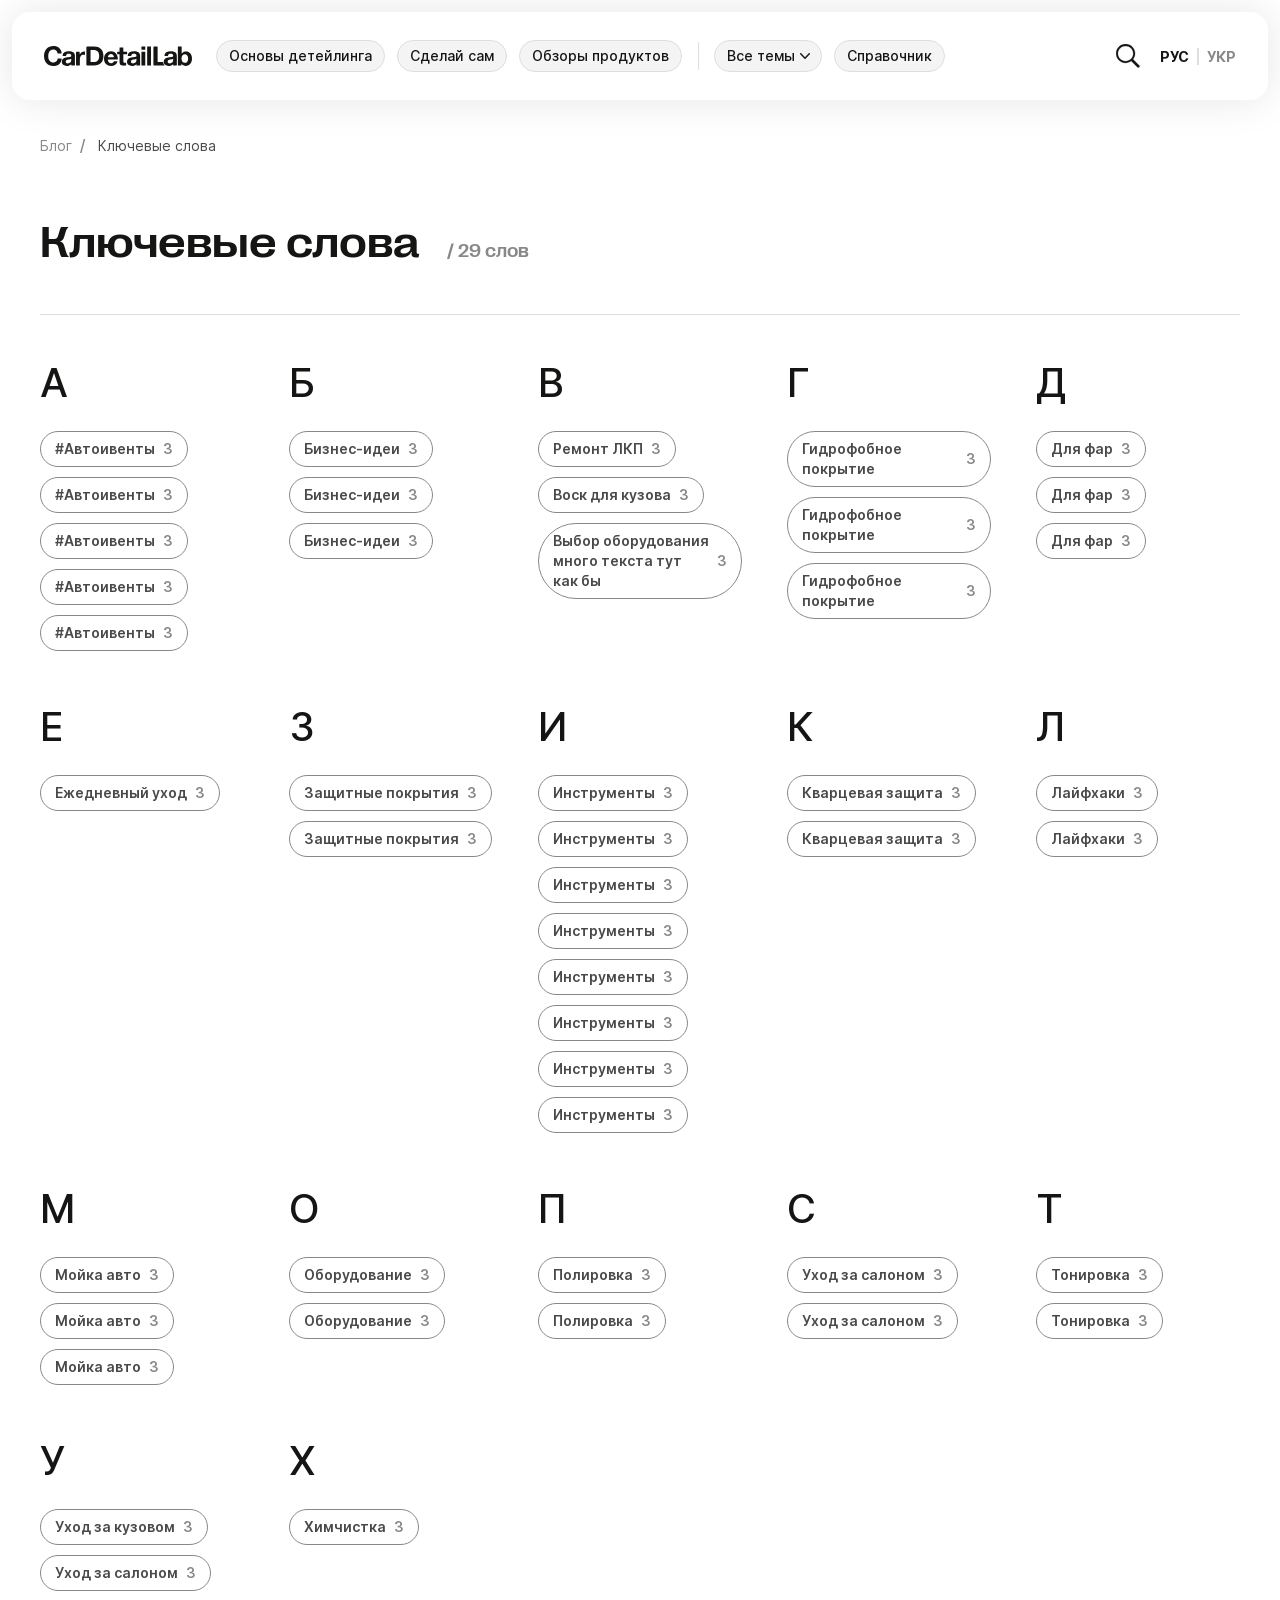
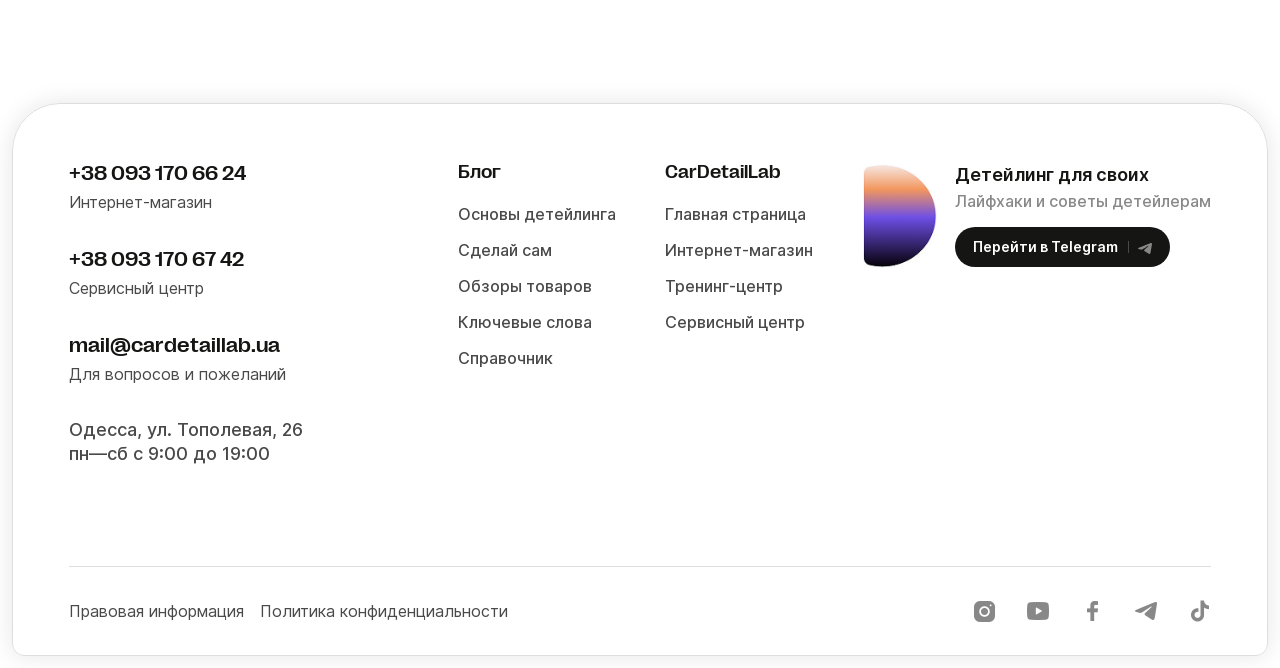
<file: tags.html>
<!DOCTYPE html><html lang="ru" class="theme-light">
	<head>
		<title>CDL</title>
		<meta name="description" content="">
		<meta name="keywords" content="">	
		<meta property="og:title" content="">
		<meta property="og:type" content="website">
		<meta property="og:url" content="http://">
		<meta property="og:image" content="ru.html">
		<meta http-equiv="X-UA-Compatible" content="IE=edge">
		<meta charset="utf-8">
		<meta name="viewport" content="width=device-width, initial-scale=1, maximum-scale=1">
		<link rel="shortcut icon" href="images/favicon.ico" type="image/x-icon">
		<link href="css/style.css?5" rel="stylesheet">
		<link href="css/aos.css" rel="stylesheet">
		<link href="css/responsive.css?5" rel="stylesheet">
		<script type="text/javascript" src="js/jquery.min.js"></script>
		<script type="text/javascript" src="js/swiper.js"></script>
	</head>
	<body>
		<div class="wrapper">
			<div class="content">
				<header class="header">
					<a href="/" class="logo">
						<img src="images/logo.svg" alt="logo">
					</a>
					<div class="header-center">
						<ul class="header-navigation-first">
							<li>
								<a href="#">
									Основы  детейлинга
								</a>
							</li>
							<li>
								<a href="#">
									Сделай сам	
								</a>
							</li>
							<li>
								<a href="#">
									Обзоры продуктов 
								</a>
							</li>
						</ul>
						<div class="header-navigation-second">
							<a href="#" class="all-theme-button">
								Все темы
								<img src="images/arrow-bottom.svg" alt="">
							</a>
							<a href="#" class="directory-a">
								Справочник
							</a>
						</div>
					</div>	
					<div class="search-button">
						<svg width="33" height="33" viewBox="0 0 33 33" fill="none" xmlns="http://www.w3.org/2000/svg">
							<path d="M13.1816 0.149609C20.3611 0.149609 26.2167 5.96503 26.2168 13.0627C26.2168 16.068 25.1802 18.8242 23.4238 21.0246L31.96 29.4963L32.0781 29.6262C32.3334 29.9391 32.4472 30.3166 32.4473 30.715C32.4473 31.6516 31.7559 32.4504 30.7139 32.4504C30.2497 32.4504 29.8033 32.2662 29.4854 31.9514H29.4844L20.9111 23.4416C18.7431 25.0321 16.0795 25.9758 13.1816 25.9758C6.00243 25.9756 0.146484 20.1773 0.146484 13.0627C0.146601 5.94803 6.01965 0.149792 13.1816 0.149609ZM13.1816 2.59101C7.37415 2.5912 2.60852 7.33029 2.6084 13.0627C2.6084 18.8122 7.37424 23.5518 13.1816 23.552C18.9892 23.552 23.7559 18.8123 23.7559 13.0627C23.7557 7.33017 18.9893 2.59101 13.1816 2.59101Z" fill="#151514" stroke="#151514" stroke-width="0.3"/>
						</svg>
					</div>
					<div class="gamburger">
						<span></span><span></span><span></span>
					</div>
					<ul class="header-lang">
						<li>
							<a href="#" class="active">
								РУС
							</a>
						</li>
						<li>
							<a href="#">
								УКР
							</a>
						</li>
					</ul>
				</header>	
				<!------------------------------ВЫПАДАЮЩЕЕ МЕНЮ-------------------------------------->
					<div class="fixed-menu">
						<div class="fixed-menu-container">
							<div class="place-for-lang-mob"></div>
							<div class="place-for-text-mob">Все темы</div>
							<div class="fixed-menu-list">
								<a href="#" class="fixed-menu-item">
									<div>
										<img src="images/menu-icons/1.svg" alt="">
									</div>
									<div>
										<span>
											Основы детейлинга
										</span>
										<span>
											38 статей
										</span>
									</div>
								</a>
								<a href="#" class="fixed-menu-item">
									<div>
										<img src="images/menu-icons/2.svg" alt="">
									</div>
									<div>
										<span>
											Обзоры продуктов
										</span>
										<span>
											15 статей	
										</span>
									</div>
								</a>
								<a href="#" class="fixed-menu-item">
									<div>
										<img src="images/menu-icons/3.svg" alt="">
									</div>
									<div>
										<span>
											Детейлинг-отчеты
										</span>
										<span>
											22 статей
										</span>
									</div>
								</a>
								<a href="#" class="fixed-menu-item">
									<div>
										<img src="images/menu-icons/4.svg" alt="">
									</div>
									<div>
										<span>
											Философия
										</span>
										<span>
											6 статей
										</span>
									</div>
								</a>
								<a href="#" class="fixed-menu-item">
									<div>
										<img src="images/menu-icons/5.svg" alt="">
									</div>
									<div>
										<span>
											Бизнес
										</span>
										<span>
											3 статей	
										</span>
									</div>
								</a>
								<a href="#" class="fixed-menu-item">
									<div>
										<img src="images/menu-icons/6.svg" alt="">
									</div>
									<div>
										<span>
											Сделай сам
										</span>
										<span>
											26 статей	
										</span>
									</div>
								</a>
								<a href="#" class="fixed-menu-item">
									<div>
										<img src="images/menu-icons/7.svg" alt="">
									</div>
									<div>
										<span>
											Автоспорт
										</span>
										<span>
											12 статей
										</span>
									</div>
								</a>
								<a href="#" class="fixed-menu-item">
									<div>
										<img src="images/menu-icons/8.svg" alt="">
									</div>
									<div>
										<span>
											Тренинг-центр
										</span>
										<span>
											8 статей
										</span>
									</div>
								</a>
								<a href="#" class="fixed-menu-item">
									<div>
										<img src="images/menu-icons/9.svg" alt="">
									</div>
									<div>
										<span>
											Партнеры
										</span>
										<span>
											17 статей	
										</span>
									</div>
								</a>
							</div>	
						</div>
					</div>
					<div class="fixed-menu-bg"></div>
				<!------------------------------КОНЕЦ ВЫПАДАЮЩЕГО МЕНЮ-------------------------------------->

				<!------------------------------Фиксированный поиск----------------------------------------->
					<div class="fixed-search-module">
						<div class="fixed-search-container">
							<div class="fixed-search-module-close-button">
								<svg xmlns="http://www.w3.org/2000/svg" width="20" height="20" viewBox="0 0 20 20" fill="none">
								<path d="M13.3253 9.96229L19.3207 3.96621C19.71 3.5242 19.9162 2.95069 19.8974 2.36225C19.8786 1.77382 19.6362 1.21461 19.2195 0.798312C18.8028 0.382012 18.2431 0.139857 17.6541 0.12107C17.0651 0.102282 16.4911 0.308273 16.0487 0.69717L10.047 6.68707L4.03456 0.67864C3.81921 0.463484 3.56354 0.292814 3.28217 0.176373C3.00079 0.0599315 2.69922 2.26703e-09 2.39466 0C2.0901 -2.26703e-09 1.78853 0.0599315 1.50715 0.176373C1.22578 0.292814 0.970113 0.463484 0.754758 0.67864C0.539403 0.893795 0.368575 1.14922 0.252025 1.43034C0.135476 1.71145 0.075489 2.01275 0.075489 2.31702C0.075489 2.6213 0.135476 2.92259 0.252025 3.20371C0.368575 3.48482 0.539403 3.74025 0.754758 3.9554L6.76876 9.96229L0.773306 15.9568C0.538175 16.1668 0.348399 16.4225 0.21559 16.7083C0.0827806 16.9941 0.00973029 17.304 0.000907458 17.6189C-0.00791537 17.9339 0.047675 18.2473 0.164278 18.5401C0.280881 18.8329 0.456044 19.0988 0.679052 19.3216C0.902059 19.5444 1.16822 19.7194 1.46125 19.8359C1.75429 19.9524 2.06803 20.0079 2.38329 19.9991C2.69854 19.9903 3.00869 19.9173 3.29474 19.7846C3.58079 19.6519 3.83674 19.4623 4.04693 19.2274L10.047 13.2375L16.0409 19.2274C16.4759 19.6619 17.0657 19.906 17.6808 19.906C18.2959 19.906 18.8858 19.6619 19.3207 19.2274C19.7557 18.7929 20 18.2035 20 17.589C20 16.9745 19.7557 16.3852 19.3207 15.9506L13.3253 9.96229Z" fill="#494949"/>
								</svg>
							</div>
							<div class="fixed-search-row">
								<div class="fixed-search-row-left"></div>
								<div class="fixed-search-row-right">
									<form class="fixed-search-form">
										<div class="fixed-search-div">
											<button class="fixed-search-search-button" type="button">
												<svg width="25" height="25" viewBox="0 0 25 25" fill="none" xmlns="http://www.w3.org/2000/svg">
													<path d="M10.1641 0.25C15.6234 0.250126 20.0781 4.67197 20.0781 10.0723C20.0781 12.3143 19.3185 14.3739 18.0293 16.0312L24.3438 22.2988C24.6276 22.58 24.75 22.9387 24.75 23.3115C24.7499 24.0842 24.1754 24.75 23.3125 24.75C22.9289 24.7499 22.5586 24.5981 22.2939 24.3359L15.9463 18.0361C14.3152 19.2036 12.3254 19.8945 10.1641 19.8945C4.70487 19.8945 0.250047 15.4855 0.25 10.0723C0.25 4.65882 4.71782 0.25 10.1641 0.25ZM10.1641 2.35547C5.88312 2.35547 2.37109 5.84983 2.37109 10.0723C2.37114 14.3076 5.88341 17.8008 10.1641 17.8008C14.4446 17.8007 17.956 14.3075 17.9561 10.0723C17.9561 5.84991 14.4449 2.3556 10.1641 2.35547Z" fill="#151514" stroke="#151514" stroke-width="0.5"/>
												</svg>
											</button>	
											<input type="text" placeholder="Поиск статей" class="fixed-search-input">
											<button class="fixed-search-delete-button">
												<svg width="12" height="12" viewBox="0 0 12 12" fill="none" xmlns="http://www.w3.org/2000/svg">
													<path d="M7.99517 5.97737L11.5924 2.37973C11.826 2.11452 11.9497 1.77042 11.9384 1.41735C11.9271 1.06429 11.7817 0.728768 11.5317 0.478987C11.2817 0.229207 10.9459 0.0839141 10.5925 0.0726418C10.2391 0.0613694 9.89465 0.184964 9.62919 0.418302L6.02821 4.01224L2.42074 0.407184C2.29152 0.278091 2.13813 0.175688 1.9693 0.105824C1.80048 0.0359589 1.61953 1.36022e-09 1.4368 0C1.25406 -1.36022e-09 1.07312 0.0359589 0.904291 0.105824C0.735466 0.175688 0.582068 0.278091 0.452855 0.407184C0.323642 0.536277 0.221145 0.689533 0.151215 0.858202C0.0812857 1.02687 0.0452934 1.20765 0.0452934 1.39021C0.0452934 1.57278 0.0812857 1.75356 0.151215 1.92222C0.221145 2.09089 0.323642 2.24415 0.452855 2.37324L4.06126 5.97737L0.463983 9.57409C0.322905 9.70009 0.20904 9.85352 0.129354 10.025C0.0496683 10.1965 0.00583817 10.3824 0.000544475 10.5714C-0.00474922 10.7603 0.028605 10.9484 0.0985667 11.1241C0.168529 11.2997 0.273627 11.4593 0.407431 11.5929C0.541236 11.7266 0.700933 11.8316 0.876753 11.9015C1.05257 11.9714 1.24082 12.0047 1.42997 11.9995C1.61913 11.9942 1.80521 11.9504 1.97684 11.8708C2.14847 11.7912 2.30204 11.6774 2.42816 11.5364L6.02821 7.94251L9.62456 11.5364C9.88551 11.7972 10.2394 11.9436 10.6085 11.9436C10.9775 11.9436 11.3315 11.7972 11.5924 11.5364C11.8534 11.2757 12 10.9221 12 10.5534C12 10.1847 11.8534 9.8311 11.5924 9.57039L7.99517 5.97737Z" fill="white"/>
												</svg>
											</button>
										</div>
										<script>
											document.addEventListener('DOMContentLoaded', function () {
											const input = document.querySelector('.fixed-search-input');
											const deleteBtn = document.querySelector('.fixed-search-delete-button');
											deleteBtn.addEventListener('click', function (e) {
												e.preventDefault();
												input.value = '';   
												input.focus();      
											});
											});
										</script>
									</form>
									<!----поиск когда пусто---->
									<div class="search-result-null" hidden>Хм... пусто. Попробуйте изменить запрос</div>
									<!----конец поиск когда пусто---->
									<!----история поиска-->
									<div class="search-history" hidden>
										<div class="search-history-left">
											История поиска
										</div>
										<div class="search-history-right">
											<ul>
												<li>
													<a href="#">
														<img src="images/clock.svg" alt="">
														Успех
													</a>
													<button class="delete-history-element">
														<svg width="13" height="13" viewBox="0 0 13 13" fill="none" xmlns="http://www.w3.org/2000/svg">
														<path d="M0.384766 0.396667C0.703306 0.0611366 1.24773 0.0736854 1.56152 0.396667H1.56055L6.29688 5.133L11.0322 0.396667C11.3487 0.0709704 11.8823 0.0730152 12.2051 0.393738C12.5325 0.711821 12.5207 1.24676 12.207 1.56073L7.46973 6.29901L12.207 11.0441C12.5236 11.3607 12.5216 11.8859 12.209 12.2082C11.8909 12.5357 11.3481 12.524 11.0342 12.2101L6.29688 7.47284L1.55957 12.2101C1.24285 12.5268 0.709871 12.5251 0.387695 12.2121C0.060299 11.8939 0.072847 11.358 0.386719 11.0441L5.12305 6.29901L0.386719 1.56073C0.0702161 1.24397 0.0718376 0.71885 0.384766 0.396667Z" fill="#888888" stroke="#888888" stroke-width="0.3"/>
														</svg>
													</button>
												</li>
												<li>
													<a href="#">
														<img src="images/clock.svg" alt="">
														Тренинг-центр
													</a>
													<button class="delete-history-element">
														<svg width="13" height="13" viewBox="0 0 13 13" fill="none" xmlns="http://www.w3.org/2000/svg">
														<path d="M0.384766 0.396667C0.703306 0.0611366 1.24773 0.0736854 1.56152 0.396667H1.56055L6.29688 5.133L11.0322 0.396667C11.3487 0.0709704 11.8823 0.0730152 12.2051 0.393738C12.5325 0.711821 12.5207 1.24676 12.207 1.56073L7.46973 6.29901L12.207 11.0441C12.5236 11.3607 12.5216 11.8859 12.209 12.2082C11.8909 12.5357 11.3481 12.524 11.0342 12.2101L6.29688 7.47284L1.55957 12.2101C1.24285 12.5268 0.709871 12.5251 0.387695 12.2121C0.060299 11.8939 0.072847 11.358 0.386719 11.0441L5.12305 6.29901L0.386719 1.56073C0.0702161 1.24397 0.0718376 0.71885 0.384766 0.396667Z" fill="#888888" stroke="#888888" stroke-width="0.3"/>
														</svg>
													</button>
												</li>
												<li>
													<a href="#">
														<img src="images/clock.svg" alt="">
														Как мыть машину
													</a>
													<button class="delete-history-element">
														<svg width="13" height="13" viewBox="0 0 13 13" fill="none" xmlns="http://www.w3.org/2000/svg">
														<path d="M0.384766 0.396667C0.703306 0.0611366 1.24773 0.0736854 1.56152 0.396667H1.56055L6.29688 5.133L11.0322 0.396667C11.3487 0.0709704 11.8823 0.0730152 12.2051 0.393738C12.5325 0.711821 12.5207 1.24676 12.207 1.56073L7.46973 6.29901L12.207 11.0441C12.5236 11.3607 12.5216 11.8859 12.209 12.2082C11.8909 12.5357 11.3481 12.524 11.0342 12.2101L6.29688 7.47284L1.55957 12.2101C1.24285 12.5268 0.709871 12.5251 0.387695 12.2121C0.060299 11.8939 0.072847 11.358 0.386719 11.0441L5.12305 6.29901L0.386719 1.56073C0.0702161 1.24397 0.0718376 0.71885 0.384766 0.396667Z" fill="#888888" stroke="#888888" stroke-width="0.3"/>
														</svg>
													</button>
												</li>
												<li>
													<a href="#">
														<img src="images/clock.svg" alt="">
														Успех
													</a>
													<button class="delete-history-element">
														<svg width="13" height="13" viewBox="0 0 13 13" fill="none" xmlns="http://www.w3.org/2000/svg">
														<path d="M0.384766 0.396667C0.703306 0.0611366 1.24773 0.0736854 1.56152 0.396667H1.56055L6.29688 5.133L11.0322 0.396667C11.3487 0.0709704 11.8823 0.0730152 12.2051 0.393738C12.5325 0.711821 12.5207 1.24676 12.207 1.56073L7.46973 6.29901L12.207 11.0441C12.5236 11.3607 12.5216 11.8859 12.209 12.2082C11.8909 12.5357 11.3481 12.524 11.0342 12.2101L6.29688 7.47284L1.55957 12.2101C1.24285 12.5268 0.709871 12.5251 0.387695 12.2121C0.060299 11.8939 0.072847 11.358 0.386719 11.0441L5.12305 6.29901L0.386719 1.56073C0.0702161 1.24397 0.0718376 0.71885 0.384766 0.396667Z" fill="#888888" stroke="#888888" stroke-width="0.3"/>
														</svg>
													</button>
												</li>
												<li>
													<a href="#">
														<img src="images/clock.svg" alt="">
														Тренинг-центр
													</a>
													<button class="delete-history-element">
														<svg width="13" height="13" viewBox="0 0 13 13" fill="none" xmlns="http://www.w3.org/2000/svg">
														<path d="M0.384766 0.396667C0.703306 0.0611366 1.24773 0.0736854 1.56152 0.396667H1.56055L6.29688 5.133L11.0322 0.396667C11.3487 0.0709704 11.8823 0.0730152 12.2051 0.393738C12.5325 0.711821 12.5207 1.24676 12.207 1.56073L7.46973 6.29901L12.207 11.0441C12.5236 11.3607 12.5216 11.8859 12.209 12.2082C11.8909 12.5357 11.3481 12.524 11.0342 12.2101L6.29688 7.47284L1.55957 12.2101C1.24285 12.5268 0.709871 12.5251 0.387695 12.2121C0.060299 11.8939 0.072847 11.358 0.386719 11.0441L5.12305 6.29901L0.386719 1.56073C0.0702161 1.24397 0.0718376 0.71885 0.384766 0.396667Z" fill="#888888" stroke="#888888" stroke-width="0.3"/>
														</svg>
													</button>
												</li>
												<li>
													<a href="#">
														<img src="images/clock.svg" alt="">
														Как мыть машину
													</a>
													<button class="delete-history-element">
														<svg width="13" height="13" viewBox="0 0 13 13" fill="none" xmlns="http://www.w3.org/2000/svg">
														<path d="M0.384766 0.396667C0.703306 0.0611366 1.24773 0.0736854 1.56152 0.396667H1.56055L6.29688 5.133L11.0322 0.396667C11.3487 0.0709704 11.8823 0.0730152 12.2051 0.393738C12.5325 0.711821 12.5207 1.24676 12.207 1.56073L7.46973 6.29901L12.207 11.0441C12.5236 11.3607 12.5216 11.8859 12.209 12.2082C11.8909 12.5357 11.3481 12.524 11.0342 12.2101L6.29688 7.47284L1.55957 12.2101C1.24285 12.5268 0.709871 12.5251 0.387695 12.2121C0.060299 11.8939 0.072847 11.358 0.386719 11.0441L5.12305 6.29901L0.386719 1.56073C0.0702161 1.24397 0.0718376 0.71885 0.384766 0.396667Z" fill="#888888" stroke="#888888" stroke-width="0.3"/>
														</svg>
													</button>
												</li>
											</ul>
										</div>
									</div>
									<!----конец история поиска-->
								</div>
							</div>	
							<div class="fixed-search-row fixed-search-row-2">
								<div class="fixed-search-row-left">
									<div class="tegs-search">
										<div class="tegs-search-title">
											Ключевые слова
										</div>
										<ul>
											<li>
												<a href="#">
													<div>Средства</div>
													<span>2</span>
												</a>
											</li>
											<li>
												<a href="#">
													<div>Эффекты</div>
													<span>2</span>
												</a>
											</li>
											<li>
												<a href="#">
													<div>Повреждения</div>
													<span>4</span>
												</a>
											</li>
											<li>
												<a href="#">
													<div>Туи может быть много текста</div>
													<span>4</span>
												</a>
											</li>
											<li>
												<a href="#">
													<div>Средства</div>
													<span>2</span>
												</a>
											</li>
											<li>
												<a href="#">
													<div>Эффекты</div>
													<span>2</span>
												</a>
											</li>
											<li>
												<a href="#">
													<div>Повреждения</div>
													<span>4</span>
												</a>
											</li>
											<li>
												<a href="#">
													<div>Туи может быть много текста</div>
													<span>4</span>
												</a>
											</li>
											<li>
												<a href="#">
													<div>Средства</div>
													<span>2</span>
												</a>
											</li>
											<li>
												<a href="#">
													<div>Эффекты</div>
													<span>2</span>
												</a>
											</li>
											<li>
												<a href="#">
													<div>Повреждения</div>
													<span>4</span>
												</a>
											</li>
											<li>
												<a href="#">
													<div>Туи может быть много текста</div>
													<span>4</span>
												</a>
											</li>
											<li>
												<a href="#">
													<div>Туи может быть много текста</div>
													<span>4</span>
												</a>
											</li>
											<li>
												<a href="#">
													<div>Средства</div>
													<span>2</span>
												</a>
											</li>
											<li>
												<a href="#">
													<div>Эффекты</div>
													<span>2</span>
												</a>
											</li>
											<li>
												<a href="#">
													<div>Повреждения</div>
													<span>4</span>
												</a>
											</li>
											<li>
												<a href="#">
													<div>Туи может быть много текста</div>
													<span>4</span>
												</a>
											</li>
										</ul>
									</div>
								</div><!--fixed-search-row-left-->
								<div class="fixed-search-row-right">
									<div class="category-list fixed-search-category-list">
										<div class="category-item">
											<a href="#" class="category-item-img-block">
												<img src="images/content/cat1.png" alt="">
												<div class="category-item-bage">
													СЕРЬЕЗНЫЕ ЗНАНИЯ
												</div>
											</a>
											<a href="#" class="category-item-title grotesk">
												Джентльменский набор: что возить с собой в багажнике
											</a>
											<div class="cat-item-info-box">
												<div class="cat-item-likes">
													<img src="images/likes.svg" alt="">
													234
												</div>
												<div class="cat-item-time">
													12 минут
												</div>
												<div class="cat-item-date">
													24 янв 2022
												</div>
											</div>
										</div><!--item-->
										<div class="category-item">
											<a href="#" class="category-item-img-block">
												<img src="images/content/cat2.png" alt="">
											</a>
											<a href="#" class="category-item-title grotesk">
												Scangrip против всех: какой свет 
											</a>
											<div class="cat-item-info-box">
												<div class="cat-item-likes">
													<img src="images/likes.svg" alt="">
													234
												</div>
												<div class="cat-item-time">
													12 минут
												</div>
												<div class="cat-item-date">
													24 янв 2022
												</div>
											</div>
										</div><!--item-->
										<div class="category-item">
											<a href="#" class="category-item-img-block">
												<img src="images/content/cat3.png" alt="">
											</a>
											<a href="#" class="category-item-title grotesk">
												Как продлить срок службы кварцевой защиты
											</a>
											<div class="cat-item-info-box">
												<div class="cat-item-likes">
													<img src="images/likes.svg" alt="">
													234
												</div>
												<div class="cat-item-time">
													12 минут
												</div>
												<div class="cat-item-date">
													24 янв 2022
												</div>
											</div>
										</div><!--item-->
										<div class="category-item">
											<div class="category-item-text-block onclick="window.location='#'"">
												<div class="category-item-text-block-name">
													Адгезия
												</div>
												<div class="category-item-text-block-descr">
													Это эффект сцепления поверхностей разнородных жидких или твердых тел, возникающий в результате межмолекулярного взаимодействия.	
												</div>	
												<div class="category-item-text-block-bottom">
													<a href="#">
														Подробнее
														<svg width="18" height="15" viewBox="0 0 18 15" fill="none" xmlns="http://www.w3.org/2000/svg">
															<path d="M18 7.49389C17.9937 6.83578 17.7212 6.20658 17.2414 5.74263L11.7257 0.363753C11.4848 0.130772 11.159 0 10.8193 0C10.4796 0 10.1538 0.130772 9.91286 0.363753C9.79235 0.480041 9.6967 0.618392 9.63143 0.770826C9.56615 0.923259 9.53255 1.08676 9.53255 1.25189C9.53255 1.41703 9.56615 1.58053 9.63143 1.73296C9.6967 1.88539 9.79235 2.02374 9.91286 2.14003L14.1429 6.24299H1.28571C0.944722 6.24299 0.617695 6.37478 0.376577 6.60937C0.135459 6.84396 0 7.16213 0 7.49389C0 7.82565 0.135459 8.14382 0.376577 8.37841C0.617695 8.613 0.944722 8.74479 1.28571 8.74479H14.1429L9.91286 12.8603C9.67075 13.0941 9.53406 13.412 9.53286 13.744C9.53165 14.0759 9.66603 14.3947 9.90643 14.6303C10.1468 14.8658 10.4736 14.9988 10.8147 15C11.1559 15.0012 11.4836 14.8704 11.7257 14.6365L17.2414 9.25766C17.7243 8.79064 17.9971 8.15634 18 7.49389Z" fill="#6D4FE5"/>
														</svg>
													</a>
													<span>+ 68 слов</span>
												</div>
											</div>
										</div>
										<div class="category-item">
											<a href="#" class="category-item-img-block">
												<img src="images/content/cat2.png" alt="">
											</a>
											<a href="#" class="category-item-title grotesk">
												Scangrip против всех: какой свет 
											</a>
											<div class="cat-item-info-box">
												<div class="cat-item-likes">
													<img src="images/likes.svg" alt="">
													234
												</div>
												<div class="cat-item-time">
													12 минут
												</div>
												<div class="cat-item-date">
													24 янв 2022
												</div>
											</div>
										</div><!--item-->
										<div class="category-item">
											<a href="#" class="category-item-img-block">
												<img src="images/content/cat3.png" alt="">
											</a>
											<a href="#" class="category-item-title grotesk">
												Как продлить срок службы кварцевой защиты
											</a>
											<div class="cat-item-info-box">
												<div class="cat-item-likes">
													<img src="images/likes.svg" alt="">
													234
												</div>
												<div class="cat-item-time">
													12 минут
												</div>
												<div class="cat-item-date">
													24 янв 2022
												</div>
											</div>
										</div><!--item-->
										<div class="category-item">
											<div class="category-item-text-block" onclick="window.location='#'">
												<div class="category-item-text-block-name">
													Адгезия
												</div>
												<div class="category-item-text-block-descr">
													Это эффект сцепления поверхностей разнородных жидких или твердых тел, возникающий в результате межмолекулярного взаимодействия.	
												</div>	
												<div class="category-item-text-block-bottom">
													<a href="#">
														Подробнее
														<svg width="18" height="15" viewBox="0 0 18 15" fill="none" xmlns="http://www.w3.org/2000/svg">
															<path d="M18 7.49389C17.9937 6.83578 17.7212 6.20658 17.2414 5.74263L11.7257 0.363753C11.4848 0.130772 11.159 0 10.8193 0C10.4796 0 10.1538 0.130772 9.91286 0.363753C9.79235 0.480041 9.6967 0.618392 9.63143 0.770826C9.56615 0.923259 9.53255 1.08676 9.53255 1.25189C9.53255 1.41703 9.56615 1.58053 9.63143 1.73296C9.6967 1.88539 9.79235 2.02374 9.91286 2.14003L14.1429 6.24299H1.28571C0.944722 6.24299 0.617695 6.37478 0.376577 6.60937C0.135459 6.84396 0 7.16213 0 7.49389C0 7.82565 0.135459 8.14382 0.376577 8.37841C0.617695 8.613 0.944722 8.74479 1.28571 8.74479H14.1429L9.91286 12.8603C9.67075 13.0941 9.53406 13.412 9.53286 13.744C9.53165 14.0759 9.66603 14.3947 9.90643 14.6303C10.1468 14.8658 10.4736 14.9988 10.8147 15C11.1559 15.0012 11.4836 14.8704 11.7257 14.6365L17.2414 9.25766C17.7243 8.79064 17.9971 8.15634 18 7.49389Z" fill="#6D4FE5"/>
														</svg>
													</a>
													<span>+ 68 слов</span>
												</div>
											</div>
										</div>
										<div class="category-item">
											<a href="#" class="category-item-img-block">
												<img src="images/content/cat2.png" alt="">
											</a>
											<a href="#" class="category-item-title grotesk">
												Scangrip против всех: какой свет 
											</a>
											<div class="cat-item-info-box">
												<div class="cat-item-likes">
													<img src="images/likes.svg" alt="">
													234
												</div>
												<div class="cat-item-time">
													12 минут
												</div>
												<div class="cat-item-date">
													24 янв 2022
												</div>
											</div>
										</div><!--item-->
										<div class="category-item">
											<a href="#" class="category-item-img-block">
												<img src="images/content/cat3.png" alt="">
											</a>
											<a href="#" class="category-item-title grotesk">
												Как продлить срок службы кварцевой защиты
											</a>
											<div class="cat-item-info-box">
												<div class="cat-item-likes">
													<img src="images/likes.svg" alt="">
													234
												</div>
												<div class="cat-item-time">
													12 минут
												</div>
												<div class="cat-item-date">
													24 янв 2022
												</div>
											</div>
										</div><!--item-->
									</div>
								</div><!--fixed-search-row-right-->
							</div>
						</div>
					</div>
					<div class="fixed-search-bg"></div>
				<!------------------------------КОНЕЦ Фиксированного поиска--------------------------------->
				
				<div class="center">
					<div class="container">
                        <nav class="bread-nav" aria-label="breadcrumb" role="navigation">
                            <ol class="breadcrumb" itemscope="" itemtype="http://schema.org/BreadcrumbList" data-aos="fade-right" data-aos-duration="800" data-aos-delay="0">
                                <li class="breadcrumb-item" itemprop="itemListElement" itemscope="" itemtype="http://schema.org/ListItem">
                                    <a itemprop="item" href="/">
                                        <span itemprop="name">Блог</span>
                                    </a>
                                    <meta itemprop="position" content="1">
                                </li>
                                <li class="breadcrumb-item" itemprop="itemListElement" itemscope="" itemtype="http://schema.org/ListItem">
                                    <a itemprop="item" href="#">
                                        <span itemprop="name">Ключевые слова</span>
                                    </a>
                                    <meta itemprop="position" content="1">
                                </li>
                            </ol>
                        </nav>
						<div class="keywords keywords-page mt-64">
							<div class="big-title mobile-text-left" data-aos="fade-right" data-aos-duration="800" data-aos-delay="200">
								Ключевые слова
								<span>/ 29 слов</span>
							</div>
							<div class="keywords-list">
								<div class="keywords-item" data-aos="fade-up" data-aos-duration="800" data-aos-delay="0">
									<span class="keywords-item-title">
										А
									</span>
									<ul>
										<li>
											<a href="#">
												#Автоивенты
												<span>3</span>
											</a>
										</li>
										<li>
											<a href="#">
												#Автоивенты
												<span>3</span>
											</a>
										</li>
										<li>
											<a href="#">
												#Автоивенты
												<span>3</span>
											</a>
										</li>
										<li>
											<a href="#">
												#Автоивенты
												<span>3</span>
											</a>
										</li>
										<li>
											<a href="#">
												#Автоивенты
												<span>3</span>
											</a>
										</li>
									</ul>
								</div><!--keywords-item-->
								<div class="keywords-item" data-aos="fade-up" data-aos-duration="800" data-aos-delay="0">
									<span class="keywords-item-title">
										Б
									</span>
									<ul>
										<li>
											<a href="#">
												Бизнес-идеи
												<span>3</span>
											</a>
										</li>
										<li>
											<a href="#">
												Бизнес-идеи
												<span>3</span>
											</a>
										</li>
										<li>
											<a href="#">
												Бизнес-идеи
												<span>3</span>
											</a>
										</li>
									</ul>
								</div><!--keywords-item-->
								<div class="keywords-item" data-aos="fade-up" data-aos-duration="800" data-aos-delay="0">
									<span class="keywords-item-title">
										В
									</span>
									<ul>
										<li>
											<a href="#">
												Ремонт ЛКП
												<span>3</span>
											</a>
										</li>
										<li>
											<a href="#">
												Воск для кузова
												<span>3</span>
											</a>
										</li>
										<li>
											<a href="#">
												Выбор оборудования много текста тут как бы
												<span>3</span>
											</a>
										</li>
									</ul>
								</div><!--keywords-item-->
								<div class="keywords-item" data-aos="fade-up" data-aos-duration="800" data-aos-delay="0">
									<span class="keywords-item-title">
										Г
									</span>
									<ul>
										<li>
											<a href="#">
												Гидрофобное покрытие
												<span>3</span>
											</a>
										</li>
										<li>
											<a href="#">
												Гидрофобное покрытие
												<span>3</span>
											</a>
										</li>
										<li>
											<a href="#">
												Гидрофобное покрытие
												<span>3</span>
											</a>
										</li>
									</ul>
								</div><!--keywords-item-->
								<div class="keywords-item" data-aos="fade-up" data-aos-duration="800" data-aos-delay="0">
									<span class="keywords-item-title">
										Д
									</span>
									<ul>
										<li>
											<a href="#">
												Для фар
												<span>3</span>
											</a>
										</li>
										<li>
											<a href="#">
												Для фар
												<span>3</span>
											</a>
										</li>
										<li>
											<a href="#">
												Для фар
												<span>3</span>
											</a>
										</li>
									</ul>
								</div><!--keywords-item-->
								<div class="keywords-item" data-aos="fade-up" data-aos-duration="800" data-aos-delay="0">
									<span class="keywords-item-title">
										Е
									</span>
									<ul>
										<li>
											<a href="#">
												Ежедневный уход
												<span>3</span>
											</a>
										</li>
									</ul>
								</div><!--keywords-item-->
								<div class="keywords-item" data-aos="fade-up" data-aos-duration="800" data-aos-delay="0">
									<span class="keywords-item-title">
										З
									</span>
									<ul>
										<li>
											<a href="#">
												Защитные покрытия
												<span>3</span>
											</a>
										</li>
										<li>
											<a href="#">
												Защитные покрытия
												<span>3</span>
											</a>
										</li>
									</ul>
								</div><!--keywords-item-->
								<div class="keywords-item" data-aos="fade-up" data-aos-duration="800" data-aos-delay="0">
									<span class="keywords-item-title">
										И
									</span>
									<ul>
										<li>
											<a href="#">
												Инструменты
												<span>3</span>
											</a>
										</li>
										<li>
											<a href="#">
												Инструменты
												<span>3</span>
											</a>
										</li>
										<li>
											<a href="#">
												Инструменты
												<span>3</span>
											</a>
										</li>
										<li>
											<a href="#">
												Инструменты
												<span>3</span>
											</a>
										</li>
										<li>
											<a href="#">
												Инструменты
												<span>3</span>
											</a>
										</li>
										<li>
											<a href="#">
												Инструменты
												<span>3</span>
											</a>
										</li>
										<li>
											<a href="#">
												Инструменты
												<span>3</span>
											</a>
										</li>
										<li>
											<a href="#">
												Инструменты
												<span>3</span>
											</a>
										</li>
									</ul>
								</div><!--keywords-item-->
								<div class="keywords-item" data-aos="fade-up" data-aos-duration="800" data-aos-delay="0">
									<span class="keywords-item-title">
										К
									</span>
									<ul>
										<li>
											<a href="#">
												Кварцевая защита
												<span>3</span>
											</a>
										</li>
										<li>
											<a href="#">
												Кварцевая защита
												<span>3</span>
											</a>
										</li>
									</ul>
								</div><!--keywords-item-->
								<div class="keywords-item" data-aos="fade-up" data-aos-duration="800" data-aos-delay="0">
									<span class="keywords-item-title">
										Л
									</span>
									<ul>
										<li>
											<a href="#">
												Лайфхаки
												<span>3</span>
											</a>
										</li>
										<li>
											<a href="#">
												Лайфхаки
												<span>3</span>
											</a>
										</li>
									</ul>
								</div><!--keywords-item-->
								<div class="keywords-item" data-aos="fade-up" data-aos-duration="800" data-aos-delay="0">
									<span class="keywords-item-title">
										М
									</span>
									<ul>
										<li>
											<a href="#">
												Мойка авто
												<span>3</span>
											</a>
										</li>
										<li>
											<a href="#">
												Мойка авто
												<span>3</span>
											</a>
										</li>
										<li>
											<a href="#">
												Мойка авто
												<span>3</span>
											</a>
										</li>
									</ul>
								</div><!--keywords-item-->
								<div class="keywords-item" data-aos="fade-up" data-aos-duration="800" data-aos-delay="0">
									<span class="keywords-item-title">
										О
									</span>
									<ul>
										<li>
											<a href="#">
												Оборудование
												<span>3</span>
											</a>
										</li>
										<li>
											<a href="#">
												Оборудование
												<span>3</span>
											</a>
										</li>
									</ul>
								</div><!--keywords-item-->
								<div class="keywords-item" data-aos="fade-up" data-aos-duration="800" data-aos-delay="0">
									<span class="keywords-item-title">
										П
									</span>
									<ul>
										<li>
											<a href="#">
												Полировка
												<span>3</span>
											</a>
										</li>
										<li>
											<a href="#">
												Полировка
												<span>3</span>
											</a>
										</li>
									</ul>
								</div><!--keywords-item-->
								<div class="keywords-item" data-aos="fade-up" data-aos-duration="800" data-aos-delay="0">
									<span class="keywords-item-title">
										С
									</span>
									<ul>
										<li>
											<a href="#">
												Уход за салоном
												<span>3</span>
											</a>
										</li>
										<li>
											<a href="#">
												Уход за салоном
												<span>3</span>
											</a>
										</li>
									</ul>
								</div><!--keywords-item-->
								<div class="keywords-item" data-aos="fade-up" data-aos-duration="800" data-aos-delay="0">
									<span class="keywords-item-title">
										Т
									</span>
									<ul>
										<li>
											<a href="#">
												Тонировка
												<span>3</span>
											</a>
										</li>
										<li>
											<a href="#">
												Тонировка
												<span>3</span>
											</a>
										</li>
									</ul>
								</div><!--keywords-item-->
								<div class="keywords-item" data-aos="fade-up" data-aos-duration="800" data-aos-delay="0">
									<span class="keywords-item-title">
										У
									</span>
									<ul>
										<li>
											<a href="#">
												Уход за кузовом
												<span>3</span>
											</a>
										</li>
										<li>
											<a href="#">
												Уход за салоном
												<span>3</span>
											</a>
										</li>
									</ul>
								</div><!--keywords-item-->
								<div class="keywords-item" data-aos="fade-up" data-aos-duration="800" data-aos-delay="0">
									<span class="keywords-item-title">
										Х
									</span>
									<ul>
										<li>
											<a href="#">
												Химчистка
												<span>3</span>
											</a>
										</li>
									</ul>
								</div><!--keywords-item-->
							</div>
						</div>
                    </div>    
				</div>
			</div>
			<footer>
				<div class="footer-bg" data-aos="fade-up" data-aos-duration="800" data-aos-delay="0">
					<div class="container">
						<div class="row footer-top">
							<div class="col-lg-4">
								<ul class="footer-left-ul">
									<li>
										<a href="tel:+38 093 170 66 24">
											+38 093 170 66 24
										</a>
										<span>Интернет-магазин</span>
									</li>
									<li>
										<a href="tel:+38 093 170 67 42">
											+38 093 170 67 42
										</a>
										<span>Сервисный центр</span>
									</li>
									<li>
										<a href="mailto:mail@cardetaillab.ua">
											mail@cardetaillab.ua
										</a>
										<span>Для вопросов и пожеланий</span>
									</li>
									<li class="li-place-info" onclick="window.open('https://www.google.com/maps?cid=8623758174734165542&g_mp=CiVnb29nbGUubWFwcy5wbGFjZXMudjEuUGxhY2VzLkdldFBsYWNlEAEYASAB&hl=ru-UA&source=embed', '_blank', 'noopener,noreferrer')">
										Одесса, ул. Тополевая, 26 <br> пн—сб с 9:00 до 19:00
									</li>
								</ul>
							</div>
							<div class="col-lg-8">
								<div class="footer-top-grid">
									<div class="ftg-item">
										<div class="ftg-item-name">Блог</div>	
										<ul>
											<li>
												<a href="#">
													Основы детейлинга
												</a>
											</li>
											<li>
												<a href="#">
													Сделай сам	
												</a>
											</li>
											<li>
												<a href="#">
													Обзоры товаров	
												</a>
											</li>
											<li>
												<a href="#">
													Ключевые слова	
												</a>
											</li>
											<li>
												<a href="#">
													Справочник
												</a>
											</li>
										</ul>
									</div>
									<div class="ftg-item">
										<div class="ftg-item-name">CarDetailLab</div>	
										<ul>
											<li>
												<a href="#">
													Главная страница	
												</a>
											</li>
											<li>
												<a href="#">
													Интернет-магазин
												</a>
											</li>
											<li>
												<a href="#">
													Тренинг-центр
												</a>
											</li>
											<li>
												<a href="#">
													Сервисный центр
												</a>
											</li>
										</ul>
									</div>
									<div class="ftg-item">
										<div class="deteling">
											<div>
												<img src="images/deteling.png" alt="">
											</div>
											<div>
												<span>Детейлинг для своих</span>
												<span>Лайфхаки и советы детейлерам</span>
												<a href="#">
													<i>Перейти в Telegram</i>
													<p>
														<img src="images/telegram1.svg" alt="">
													</p>
												</a>
											</div>
										</div>
									</div>
								</div>
							</div>
						</div>
						<div class="footer-bottom">
							<div class="fb-href">
								<a href="#">
									Правовая информация
								</a>
								<a href="#">
									Политика конфиденциальности
								</a>
							</div>
							<ul class="socials">
								<li>
									<a href="#">
										<svg width="22" height="22" viewBox="0 0 22 22" fill="none" xmlns="http://www.w3.org/2000/svg" xmlns:xlink="http://www.w3.org/1999/xlink">
										<rect width="22" height="22" fill="url(#pattern0_5401_6371)"/>
										<defs>
										<pattern id="pattern0_5401_6371" patternContentUnits="objectBoundingBox" width="1" height="1">
										<use xlink:href="#image0_5401_6371" transform="scale(0.0227273)"/>
										</pattern>
										<image id="image0_5401_6371" width="44" height="44" preserveAspectRatio="none" xlink:href="[data-uri]"/>
										</defs>
										</svg>
									</a>
								</li>
								<li>
									<a href="#">
										<svg width="22" height="22" viewBox="0 0 22 22" fill="none" xmlns="http://www.w3.org/2000/svg" xmlns:xlink="http://www.w3.org/1999/xlink">
										<rect width="22" height="22" fill="url(#pattern0_5401_6372)"/>
										<defs>
										<pattern id="pattern0_5401_6372" patternContentUnits="objectBoundingBox" width="1" height="1">
										<use xlink:href="#image0_5401_6372" transform="scale(0.0227273)"/>
										</pattern>
										<image id="image0_5401_6372" width="44" height="44" preserveAspectRatio="none" xlink:href="[data-uri]"/>
										</defs>
										</svg>
									</a>
								</li>
								<li>
									<a href="#">
										<svg width="22" height="22" viewBox="0 0 22 22" fill="none" xmlns="http://www.w3.org/2000/svg" xmlns:xlink="http://www.w3.org/1999/xlink">
										<rect width="22" height="22" fill="url(#pattern0_5401_6373)"/>
										<defs>
										<pattern id="pattern0_5401_6373" patternContentUnits="objectBoundingBox" width="1" height="1">
										<use xlink:href="#image0_5401_6373" transform="scale(0.0227273)"/>
										</pattern>
										<image id="image0_5401_6373" width="44" height="44" preserveAspectRatio="none" xlink:href="[data-uri]"/>
										</defs>
										</svg>
									</a>
								</li>
								<li>
									<a href="#">
										<svg width="22" height="22" viewBox="0 0 22 22" fill="none" xmlns="http://www.w3.org/2000/svg" xmlns:xlink="http://www.w3.org/1999/xlink">
										<rect width="22" height="22" fill="url(#pattern0_5401_6374)"/>
										<defs>
										<pattern id="pattern0_5401_6374" patternContentUnits="objectBoundingBox" width="1" height="1">
										<use xlink:href="#image0_5401_6374" transform="scale(0.0227273)"/>
										</pattern>
										<image id="image0_5401_6374" width="44" height="44" preserveAspectRatio="none" xlink:href="[data-uri]"/>
										</defs>
										</svg>
									</a>
								</li>
								<li>
									<a href="#">
										<svg width="22" height="22" viewBox="0 0 22 22" fill="none" xmlns="http://www.w3.org/2000/svg" xmlns:xlink="http://www.w3.org/1999/xlink">
										<rect width="22" height="22" fill="url(#pattern0_5401_6375)"/>
										<defs>
										<pattern id="pattern0_5401_6375" patternContentUnits="objectBoundingBox" width="1" height="1">
										<use xlink:href="#image0_5401_6375" transform="scale(0.0227273)"/>
										</pattern>
										<image id="image0_5401_6375" width="44" height="44" preserveAspectRatio="none" xlink:href="[data-uri]"/>
										</defs>
										</svg>
									</a>
								</li>
							</ul>
						</div>
					</div>
				</div>
			</footer>
		</div>


		<!--scripts-->
		<script type="text/javascript" src="js/popper.min.js"></script>
		<script type="text/javascript" src="js/bootstrap.js"></script>
		<script type="text/javascript" src="js/bootstrap-select.js"></script>
		
		<link href="css/swiper.css" rel="stylesheet">
		<script type="text/javascript" src="js/main.js?1"></script>
		<script src="js/aos.js"></script>
		<script>
			AOS.init({
                once: true,
                mirror: false,
				offset: 30,
				duration: 600,
				easing: 'ease-out-cubic'
            });
		</script>
	</body>
</html>
</file>
<file: css/responsive.css>
@media screen and (max-width: 1200px) {
	header {
		padding: 0 28px;
		height: 80px;
		margin: 10px;
		width: calc(100% - 20px);
		border-radius: 16px;
	}
	.logo img {
		max-width: 133px;
	}
	.header-navigation-second {
		margin-left: 14px;
		padding-left: 14px;
	}
	.header-navigation-first, .header-navigation-second {
		gap: 8px;
	}
	.header-navigation-first li a, .header-navigation-second a {
		font-size: 12px;
		padding: 0 10px;
	}
	.header-navigation-second a.all-theme-button {
		padding: 0 22px 0 10px;
	}
	.header-navigation-second a.all-theme-button img {
		width: 8px;
		height: auto;
		right: 9px;
	}
	.search-button {
		margin-right: 20px;
	}
	.search-button svg {
		width: 20px;
		height: 20px;
	}
	.header-lang li a {
		font-size: 12px;
		line-height: 14px;
	}
	.center {
		margin-top: 116px;
		padding-bottom: 80px;
	}
	.main-section {
		margin: 0 -19px 64px -9px;
		padding-top: 30px;
	}
	.main-section-left {
		padding: 0 9px;
	}
	.main-section-right {
		padding: 0 9px;
	}
	.main-section-item-img-block {
		border-radius: 16px;
	}
	.main-section-item-title {
		margin-top: 14px;
		line-height: 28px;
		font-size: 20px;
	}
	.cat-item-info-box {
		margin-top: 14px;
	}
	.main-section-item .cat-item-info-box {
		margin-top: 12px;
	}
	.cat-item-info-box div {
		height: 32px;
		font-size: 12px;
		line-height: 16px;
		padding: 0 10px;
	}
	.main-section-item .cat-item-info-box div {
		height: 32px;	
		padding: 0 10px;
	}
	.cat-item-likes img {
		width: 14px;
		height: auto;
	}
	.deteling {
		margin-top: 40px;
		gap: 10px;
	}
	.deteling div:nth-child(1) img {
		max-width: 62px;
	}
	.deteling div + div span:nth-child(1) {
		font-size: 14px;
		line-height: 20px;
	}
	.deteling div + div span:nth-child(2) {
		font-size: 12px;
		line-height: 16px;
		margin-top: 4px;
	}
	.deteling div + div a {
		margin-top: 14px;
		height: 32px;
		font-size: 12px;
		line-height: 20px;
		padding: 0 16px;
	}
	.category-item-img-block {
		border-radius: 12px;
	}
	.category-item-title {
		font-size: 20px;
		line-height: 24px;
		margin-top: 12px;
	}
	.category-list {
		gap: 48px 18px;
	}
	.category-item-text-block {
		padding: 18px;
		border-radius: 14px;
	}
	.category-item-text-block-name {
		font-size: 16px;
		line-height: 24px;
	}
	.category-item-text-block-descr {
		font-size: 14px;
		line-height: 130%;
		margin-top: 8px;
	}
	.category-item-text-block-bottom a {
		font-size: 14px;
		line-height: 16px;
	}
	.category-item-text-block-bottom span {
		font-size: 12px;
		line-height: 18px;
	}
	.category-item-bage {
		height: 24px;
		top: 12px;
		right: 12px;
		font-size: 12px;
		line-height: 16px;
	}
	.mt-200 {
		margin-top: 80px;
	}
	.big-title {
		font-size: 32px;
		line-height: 34px;
		margin-bottom: 40px;
	}
	.big-title span {
		font-size: 16px;
		line-height: 24px;
		margin-left: 10px;
	}
	.go-to-container {
		margin-top: 40px;
	}
	.go-to-container a {
		height: 40px;
		font-size: 14px;
		line-height: 20px;
		padding: 0 24px;
	}
	.go-to-container a span + span {
		margin-left: 6px;
	}
	.go-to-container a span + span img {
		width: 12px;
	}
	.directory_slider-prev, .directory_slider-next {
		width: 36px;
		height: 36px;
	}
	.directory_slider-prev svg, .directory_slider-next svg {
		height: auto;
	}
	.directory-block-title {
		margin-bottom: 48px;
	}
	.directory_slider-item-text-block {
		border-radius: 14px;
		padding: 18px;
	}
	.directory_slider-item-text-block-name {
		font-size: 16px;
		line-height: 24px;
	}
	.directory_slider-item-text-block-descr {
		font-size: 14px;
		line-height: 130%;
		margin-top: 8px;
		margin-bottom: 16px;
	}
	.directory_slider-item-text-block-bottom a {
		font-size: 14px;
		line-height: 16px;
	}
	.directory_slider-item-text-block-bottom a svg {
		margin-left: 6px;
		width: 12px;
		height: auto;
	}
	.viewed-container {
		margin-top: 48px;
		margin-bottom: -22px;
	}
	.viewed-text {
		font-size: 14px;
		line-height: 20px;
	}
	.viewed-bar {
		width: 208px;
		margin-top: 8px;
	}

	.keywords-list {
		padding-top: 40px;
		gap: 56px 25px;
		grid-template-columns: repeat(4, 1fr);
	}
	.keywords-item-title {
		font-size: 40px;
		line-height: 40px;
		margin-bottom: 28px;
	}
	.keywords-item ul li {
		margin-bottom: 10px;
	}
	.keywords-item ul li a {
		font-size: 14px;
		line-height: 20px;
		padding: 7px 14px;
		border-radius: 80px;
	}
	.footer-left-ul li {
		margin-bottom: 28px;
	}
	.footer-left-ul li a {
		font-size: 18px;
		line-height: 24px;
	}
	.footer-left-ul li span {
		font-size: 14px;
		line-height: 20px;
		margin-top: 2px;
	}
	.li-place-info {
		font-size: 16px;
		line-height: 24px;
	}
	.ftg-item-name {
		font-size: 16px;
		line-height: 24px;
		margin-bottom: 14px;
	}
	.ftg-item ul li {
		margin-bottom: 12px;
	}
	.ftg-item ul li a {
		font-size: 14px;
		line-height: 20px;
	}
	.footer-bg {
		padding: 40px 0 28px 0;
		border-radius: 40px 40px 12px 12px;
	}
	footer .container {
		padding: 0 40px;
	}
	.footer-bottom {
		padding-top: 24px;
		margin-top: 80px;
	}
	.fb-href {
		gap: 16px;
	}
	.fb-href a {
		font-size: 14px;
		line-height: 20px;
	}
	.socials {
		gap: 28px;
	}
	.fixed-search-module {
		width: calc(100% - 100px);
		height: calc(100vh - 114px);
		height: calc(100dvh - 114px);
		padding: 32px 32px 32px 32px;
		top: 102px;
		border-radius: 16px;
	}
	.fixed-search-form {
		margin-bottom: 40px;
	}
	.fixed-search-container input {
		height: 44px;
		font-size: 14px;
		padding: 0 40px;
	}
	.fixed-search-search-button {
		width: 16px;
		height: 16px;
		left: 16px;
	}
	.fixed-search-search-button svg {
		width: 100%;
		height: auto;
	}
	.fixed-search-delete-button {
		width: 32px;
		height: 32px;
		right: 8px;
	}
	.fixed-search-delete-button svg {
		width: 10px;
		height: 10px;
	}
	.tegs-search-title {
		font-size: 14px;
		line-height: 20px;
		margin-bottom: 14px;
	}
	.tegs-search ul li {
		margin-bottom: 8px;
	}
	.tegs-search ul li a {
		font-size: 14px;
		line-height: 20px;
		padding: 7px 16px;
	}
	.fixed-search-category-list .category-item-bage {
		height: 24px;
		padding: 0 6px;
		top: 12px;
		right: 12px;
		font-size: 12px;
		line-height: 16px;
	}
	.fixed-search-category-list .category-item-title {
		font-size: 20px;
		line-height: 24px;
		margin-top: 12px;
	}
	.fixed-search-category-list .cat-item-info-box div {
		height: 32px;
		font-size: 12px;
		line-height: 16px;
	}
	.fixed-search-category-list .cat-item-likes img {
		width: 14px;
	}
	.fixed-search-category-list .cat-item-info-box {
		margin-top: 14px;
	}
	.fixed-search-row-left {
		max-height: calc(100vh - 230px);
		max-height: calc(100dvh - 230px);
		min-width: 23%;
	}
	.fixed-search-row-right {
		max-height: calc(100vh - 230px);
		max-height: calc(100dvh - 230px);
	}
	.fixed-search-category-list .category-item-text-block {
		border-radius: 14px;
		padding: 18px;
	}
	.fixed-search-category-list .category-item-text-block-name {
        font-size: 16px;
        line-height: 24px;
    }
	.fixed-search-category-list .category-item-text-block-descr {
        font-size: 14px;
    }
	.fixed-search-category-list .category-item-text-block-bottom a {
		line-height: 16px;
	}
	.fixed-search-category-list .category-item-text-block-bottom span {
        font-size: 12px;
        line-height: 18px;
    }
	.category-list.fixed-search-category-list {
        gap: 24px 18px;
		grid-template-columns: repeat(2, 1fr);
    }
	.search-result-null {
		font-size: 16px;
		line-height: 20px;
	}
	.search-history-left {
		font-size: 14px;
		line-height: 20px;
		margin-top: 8px;
	}
	.search-history-right ul {
		gap: 10px;
	}
	.search-history-right ul li {
		height: 36px;
		padding: 0 16px;
	}
	.search-history-right ul li a {
		font-size: 14px;
		line-height: 20px;
	}
	.search-history-right ul li a img {
		margin-right: 8px;
		width: 14px;
		height: auto;
	}
	.search-history-right ul li button {
		margin-left: 14px;
	}
	.search-history-right ul li button svg {
		width: 10px;
		height: 10px;
	}
	.fixed-search-module-close-button {
		right: -22px;
		top: -20px;
	}
	.fixed-menu {
		max-width: 680px;
		top: 104px;
		border-radius: 18px;
		padding: 16px;
	}
	.fixed-menu-item {
		padding: 12px;
		gap: 12px;
		border-radius: 12px;
	}
	.fixed-menu-item div + div span:nth-child(1) {
		font-size: 14px;
		line-height: 20px;
	}
	.fixed-menu-item div + div span:nth-child(2) {
		font-size: 12px;
		line-height: 20px;
		margin-top: 2px;
	}
	.fixed-menu-list {
		gap: 12px 12px;
		grid-template-columns: repeat(3, 1fr);
	}
	.bread-nav {
		padding-top: 0;
		padding-bottom: 16px;
	}	
	.breadcrumb-item a {
		font-size: 12px;
		line-height: 16px;
	}
	.breadcrumb-item + .breadcrumb-item::before {
		margin-left: 6px;
		margin-right: 6px;
	}
	.page-title {
		font-size: 32px;
		line-height: 40px;
		margin-top: 32px;
		margin-bottom: 40px;
	}
	.dir-search-block input {
		height: 56px;
		font-size: 14px;
		line-height: 20px;
		padding-left: 18px;
	}
	.dir-module {
		margin-top: 56px;
	}

	.article-page-center {
		max-width: 860px;
	}
	.post-counter {
		width: 92px;
		height: 48px;
		margin-bottom: 0;
		border-width: 6px;
		top: inherit;
		position: fixed;
		bottom: 20px;
		left: 0;
		right: 0;
		margin: auto;
		border-radius: 80px;
	}
	.post-counter.active {
		border: 6px solid transparent;
	}
	.post-counter-main {
		font-size: 14px;
		line-height: 20px;
	}
	.some-count {
		width: 28px;
		height: 28px;
		top: -14px;
		font-size: 12px;
	}
	.copy-notification {
		top: 100px;
		min-width: 900px;
	}
	.swiper-button-prev {
		left: 12px!important;
	}
	.swiper-button-next {
		right: 12px!important;
	}
	.open-gallery {
		right: 14px;
	}
	.socials {
		gap: 24px;
	}
	.socials li a svg {
		width: 20px;
		height: auto;
	}

	
}

@media only screen and (min-width: 992px) {
	.gallery-slider .swiper-button-next, .gallery-slider .swiper-button-prev {
		display: none;
	}
}

@media only screen and (max-width: 991px) {
	header {
		padding: 0 20px;
		height: 72px;
	}
	.header-navigation-first {
		display: none;
	}
	.header-navigation-second {
		margin-left: 0;
		padding-left: 0;
	}
	.header-navigation-second::before {
		display: none;
	}
	.center {
		margin-top: 116px;
		padding-bottom: 80px;
	}
	.main-section {
		margin: 0 -7px 64px -7px;
		padding-top: 0;
	}
	.main-section-left {
		padding: 0 7px;
	}
	.main-section-right {
		padding: 0 7px;
	}
	.main-section-item-title {
		line-height: 24px;
		font-size: 20px;
	}
	.deteling div:nth-child(1) img {
		max-width: 56px;
	}
	.deteling div + div span:nth-child(1) {
		font-size: 12px;
		line-height: 16px;
	}
	.deteling div + div span:nth-child(2) {
		font-size: 12px;
		line-height: 16px;
	}
	.deteling div + div a {
		margin-top: 10px;
	}
	.category-item-img-block {
		border-radius: 10px;
	}
	.category-item-title {
		font-size: 18px;
		line-height: 20px;
	}
	.category-list {
		gap: 40px 18px;
	}
	.category-item-text-block {
		padding: 16px;
		border-radius: 14px;
	}
	.category-item-text-block-name {
		font-size: 16px;
		line-height: 24px;
	}
	.category-item-text-block-descr {
		font-size: 14px;
		line-height: 130%;
		margin-top: 8px;
	}
	.category-item-text-block-bottom a {
		font-size: 14px;
		line-height: 16px;
	}
	.category-item-text-block-bottom span {
		font-size: 12px;
		line-height: 18px;
	}
	.category-item-bage {
		height: 24px;
		top: 12px;
		right: 12px;
		font-size: 12px;
		line-height: 16px;
	}
	.mt-200 {
		margin-top: 80px;
	}
	.big-title {
		font-size: 32px;
		line-height: 34px;
		margin-bottom: 40px;
	}
	.big-title span {
		font-size: 16px;
		line-height: 24px;
		margin-left: 10px;
	}
	.go-to-container {
		margin-top: 48px;
	}
	.go-to-container a {
		height: 40px;
		font-size: 14px;
		line-height: 20px;
		padding: 0 24px;
	}
	.go-to-container a span + span {
		margin-left: 6px;
	}
	.go-to-container a span + span img {
		width: 12px;
	}
	.directory_slider-prev, .directory_slider-next {
		width: 36px;
		height: 36px;
	}
	.directory_slider-prev svg, .directory_slider-next svg {
		height: auto;
	}
	.directory-block-title {
		margin-bottom: 48px;
	}
	.directory_slider {
		overflow: visible;
	}
	.directory_slider-item-text-block {
		border-radius: 14px;
		padding: 18px;
	}
	.directory_slider-item-text-block-name {
		font-size: 16px;
		line-height: 24px;
	}
	.directory_slider-item-text-block-descr {
		font-size: 14px;
		line-height: 130%;
		margin-top: 8px;
		margin-bottom: 14px;
	}
	.directory_slider-item-text-block-bottom a {
		font-size: 14px;
		line-height: 16px;
	}
	.directory_slider-item-text-block-bottom a svg {
		margin-left: 6px;
		width: 12px;
		height: auto;
	}
	.viewed-container {
		margin-top: 48px;
		margin-bottom: -22px;
	}
	.viewed-text {
		font-size: 14px;
		line-height: 20px;
	}
	.viewed-bar {
		width: 208px;
		margin-top: 8px;
	}
	.keywords-list {
		padding-top: 40px;
		gap: 56px 56px;
		grid-template-columns: repeat(3, 1fr);
	}
	.keywords-item-title {
		font-size: 40px;
		line-height: 40px;
		margin-bottom: 24px;
	}
	.keywords-item ul li {
		margin-bottom: 10px;
	}
	.keywords-item ul li a {
		font-size: 14px;
		line-height: 20px;
		padding: 7px 14px;
		border-radius: 80px;
		border-radius: 16px;
	}
	.footer-left-ul li {
		margin-bottom: 28px;
	}
	.footer-left-ul li a {
		font-size: 18px;
		line-height: 24px;
	}
	.footer-left-ul li span {
		font-size: 14px;
		line-height: 20px;
		margin-top: 2px;
	}
	.li-place-info {
		font-size: 16px;
		line-height: 24px;
	}
	.ftg-item-name {
		font-size: 16px;
		line-height: 24px;
		margin-bottom: 14px;
	}
	.ftg-item ul li {
		margin-bottom: 12px;
	}
	.ftg-item ul li a {
		font-size: 14px;
		line-height: 20px;
	}
	.footer-bg {
		padding: 32px 0 28px 0;
		border-radius: 40px 40px 12px 12px;
	}
	footer .container {
		padding: 0 32px;
	}
	.footer-top .col-lg-4 {
		width: 45%;
	}
	.footer-top .col-lg-8 {
		width: 55%;
	}
	.footer-top-grid {
		display: grid;
		grid-template-columns: repeat(2, 1fr);
		gap: 24px;
	}
	.footer-top-grid > :nth-child(3) {
		grid-column: span 2;
	}
	.footer-top-grid .deteling div + div span:nth-child(1) {
		font-size: 14px;
		line-height: 20px;
	}
	.footer-top-grid .deteling div + div span:nth-child(2) {
		font-size: 12px;
		line-height: 16px;
	}
	.footer-bottom {
		padding-top: 24px;
		margin-top: 56px;
	}
	.fb-href {
		gap: 16px;
	}
	.fb-href a {
		font-size: 14px;
		line-height: 20px;
	}
	.keywords-show-more {
		display: flex;
	}
	.keywords-list .keywords-item {
		display: none;
	}
	.keywords-list .keywords-item:nth-child(1), 
	.keywords-list .keywords-item:nth-child(2),
	.keywords-list .keywords-item:nth-child(3),
	.keywords-list .keywords-item:nth-child(4),
	.keywords-list .keywords-item:nth-child(5),
	.keywords-list .keywords-item:nth-child(6),
	.keywords-list .keywords-item:nth-child(7),
	.keywords-list .keywords-item:nth-child(8),
	.keywords-list .keywords-item:nth-child(9) {
		display: block;
	}
	.keywords-list.active .keywords-item {
		display: block!important;
	}
	.keywords-page .keywords-list .keywords-item {
		display: block;
	}

	.search-button.active svg path {
		fill: #6B4AD9;
	}
	.fixed-search-module {
		width: calc(100% - 20px);
		height: calc(100vh - 104px);
		height: calc(100dvh - 104px);
		padding: 32px;
		top: 94px;
		border-radius: 16px;
	}
	.fixed-search-row {
		display: block;
	}
	.fixed-search-form {
		margin-bottom: 40px;
	}
	.fixed-search-container input {
		height: 44px;
		font-size: 14px;
		padding: 0 40px;
	}
	.fixed-search-search-button {
		width: 16px;
		height: 16px;
		left: 16px;
	}
	.fixed-search-search-button svg {
		width: 100%;
		height: auto;
	}
	.fixed-search-delete-button {
		width: 32px;
		height: 32px;
		right: 8px;
	}
	.fixed-search-delete-button svg {
		width: 10px;
		height: 10px;
	}
	.tegs-search-title {
		font-size: 14px;
		line-height: 20px;
		margin-bottom: 14px;
	}
	.tegs-search ul {
		display: flex;
		flex-wrap: wrap;
		gap: 10px;
	}
	.tegs-search ul li {
		margin-bottom: 0;
	}
	.tegs-search ul li a {
		font-size: 14px;
		line-height: 20px;
		padding: 7px 16px;
	}
	.fixed-search-category-list .category-item-bage {
		height: 24px;
		padding: 0 6px;
		top: 12px;
		right: 12px;
		font-size: 12px;
		line-height: 16px;
	}
	.fixed-search-category-list .category-item-title {
		font-size: 20px;
		line-height: 24px;
		margin-top: 12px;
	}
	.fixed-search-category-list .cat-item-info-box div {
		height: 32px;
		font-size: 12px;
		line-height: 16px;
		padding: 0 8px;
	}
	.fixed-search-category-list .cat-item-likes img {
		width: 14px;
	}
	.fixed-search-category-list .cat-item-info-box {
		margin-top: 14px;
	}
	.fixed-search-row-left {
		max-height: none;
		min-width: 100%;
		overflow: visible;
		padding-bottom: 0;
	}
	.fixed-search-row-right {
		max-height: none;
		overflow: visible;
	}
	.fixed-search-category-list .category-item-text-block {
		border-radius: 14px;
		padding: 18px;
	}
	.fixed-search-category-list .category-item-text-block-name {
        font-size: 16px;
        line-height: 24px;
    }
	.fixed-search-category-list .category-item-text-block-descr {
        font-size: 14px;
    }
	.fixed-search-category-list .category-item-text-block-bottom a {
		line-height: 16px;
	}
	.fixed-search-category-list .category-item-text-block-bottom span {
        font-size: 12px;
        line-height: 18px;
    }
	.category-list.fixed-search-category-list {
        gap: 24px 18px;
		grid-template-columns: repeat(2, 1fr);
		margin-top: 40px;
    }
	.fixed-search-row-2 {
		max-height: calc(100vh - 220px);
		max-height: calc(100dvh - 220px);
		overflow-y: auto;
   	    overflow-x: hidden;
		margin-right: -5px;
        padding-right: 5px;
	}
	.search-result-null {
		font-size: 16px;
		line-height: 20px;
	}
	.search-history-left {
		font-size: 14px;
		line-height: 20px;
		margin-top: 0;
		margin-bottom: 16px;
	}
	.search-history {
		display: block;
	}
	.search-history-right ul {
		gap: 10px;
	}
	.search-history-right ul li {
		height: 36px;
		padding: 0 16px;
	}
	.search-history-right ul li a {
		font-size: 14px;
		line-height: 20px;
	}
	.search-history-right ul li a img {
		margin-right: 8px;
		width: 14px;
		height: auto;
	}
	.search-history-right ul li button {
		margin-left: 14px;
	}
	.search-history-right ul li button svg {
		width: 10px;
		height: 10px;
	}
	.fixed-search-module-close-button {
		right: -23px;
        top: -24px;
	}
	.fixed-menu {
		max-width: 100%;
		width: calc(100% - 20px);
		top: 94px;
		border-radius: 18px;
		padding: 16px;
	}
	.fixed-menu-item {
		padding: 12px;
		gap: 12px;
		border-radius: 12px;
	}
	.fixed-menu-item div + div span:nth-child(1) {
		font-size: 14px;
		line-height: 20px;
	}
	.fixed-menu-item div + div span:nth-child(2) {
		font-size: 12px;
		line-height: 20px;
		margin-top: 2px;
	}
	.fixed-menu-list {
		gap: 12px 4px;
		grid-template-columns: repeat(3, 1fr);
	}


	.page-title {
		font-size: 32px;
		line-height: 40px;
		margin-top: 28px;
		margin-bottom: 32px;
	}
	.dir-search-block button {
		right: 20px;
	}
	.directory-list-right {
		width: 440px;
	}
	.directory-letters {
		top: 100px;
		max-height: calc(100vh - 100px);
	}
	
	.article-page {
		margin-top: 24px;
	}
	.copy-notification {
		min-width: inherit;
		width: 100%;
		max-width: 97%;
		padding: 20px 18px;
	}
	.article-substance-title {
		line-height: 26px;
	}
	.read-also-banner div:nth-child(1) a {
		width: 278px;
	}
	.itemDiv {
		max-width: 165px;
		border-radius: 12px;
	}
	.itemDiv-top {
		padding: 10px;
	}
	.badges {
		gap: 4px;
		left: 10px;
		top: 10px;
	}
	.bagde {
		height: 20px;
		border-radius: 5px;
		font-size: 10px;
		line-height: 12px;
	}
	.bagde img {
		width: 10px;
	}
	.label_special__text {
		font-size: 10px;
	}
	.label_special__timer {
		font-size: 10px;
	}
	.itemDiv-reviews {
		top: 10px;
		right: 10px;
		font-size: 10px;
		line-height: 12px;
		gap: 4px;
	}
	.itemDiv-reviews svg {
		width: 12px;
		height: auto;
	}
	.itemDiv-bottom {
		padding: 8px 10px 10px 10px;
	}
	.itemDiv-name {
		font-size: 14px;
		line-height: 16px;
	}
	.itemDiv-desrc {
		font-size: 12px;
		line-height: 14px;
		margin-top: 6px;
	}
	.itemDiv-prices div {
		font-size: 18px;
		line-height: 20px;
	}
	.itemDiv-prices button {
		padding: 0 9px;
		height: 28px;
		font-size: 10px;
		line-height: 14px;
		border-radius: 8px;
	}
	.itemDiv-prices button::before {
		border-radius: 8px;
	}
	.acticle-banner {
		border-radius: 16px;
	}
	.gallery-bottom-inner {
		flex-direction: column;
		border-radius: 10px;
	}
	.gallery-text {
		padding-bottom: 12px;
		margin-bottom: 12px;
		border-bottom: 1px solid #494949;
	}
	.gallery-bottom {
		left: 14px;
		bottom: 14px;
		right: 14px;
	}
	.mob-inner {
		display: flex;
		align-items: center;
		justify-content: space-between;
		width: 100%;
		gap: 10px;
	}
	.gallery-counter {
		font-size: 12px;
	}
	.mob-inner-buttons {
		display: flex;
		align-items: center;
		gap: 6px;
		height: 32px;
	}
	.mob-inner-buttons .swiper-button-next, .mob-inner-buttons .swiper-button-prev {
		position: inherit;
		top: 0;
		right: 0;
		left: 0;
		width: 32px!important;
		height: 32px!important;
		background: #FFFFFF33;
		border-radius: 100%;
		border: 0;
		display: flex;
		align-items: center;
		justify-content: center;
		margin-top: 0!important;
	}
	.mob-inner-buttons .swiper-button-next:before, .mob-inner-buttons .swiper-button-prev:before,
	.mob-inner-buttons .swiper-button-next:after, .mob-inner-buttons .swiper-button-prev:after {
		display: none;
	}
	.bottom-blur {
		height: 40px;
	}

	
}


@media screen and (max-width: 880px) {
	.main-section {
		flex-wrap: wrap;
		position: relative;
		margin-bottom: 32px;
	}
	.main-section-left {
		width: 100%;
	}
	.main-section-right .category-item {
		display: none;
	}
	.main-section-item-title {
		max-width: 50%;
	}
	.main-section-right .deteling {
		position: absolute;
		bottom: 0;
		left: calc(50% + 9px);
	}
	.category-list {
		grid-template-columns: repeat(2, 1fr);
	}
}
@media screen and (max-width: 600px) {
	.gamburger {
        width: 20px;
        height: 16px;
        display: flex;
        flex-direction: column;
        justify-content: space-between;
        cursor: pointer;
        z-index: 1000;
		overflow: hidden;
    }
    .gamburger span {
        display: block;
        height: 2px;
        background: #494949;
        border-radius: 2px;
        transition: all 0.3s ease;
    }
    .gamburger.active span:nth-child(1) {
        transform: rotate(45deg) translate(5px, 5px);
    }
    .gamburger.active span:nth-child(2) {
        opacity: 0;
    }
    .gamburger.active span:nth-child(3) {
         transform: rotate(-45deg) translate(5px, -5px);
    }
	.center {
		margin-top: 104px;
	}
	header {
        padding: 0 20px;
        height: 64px;
        margin: 8px;
        width: calc(100% - 16px);
    }
	.header-center {
		display: none;
	}
	.header-lang {
		display: none;
	}
	.search-button {
		margin-left: auto;
	}
	.main-section-item-title {
		font-size: 18px;
		line-height: 20px;
		margin-top: 12px;
		max-width: 100%;
	}
	.main-section-right {
		width: 100%;
	}
	.main-section-right .deteling {
		left: 0;
		position: relative;
		margin-top: 32px;
	}
	.category-list {
        gap: 24px 14px;
    }
	.big-title {
		font-size: 26px;
		line-height: 26px;
		text-align: left;
		margin-bottom: 32px;
	}
	.big-title span {
		font-size: 14px;
		line-height: 20px;
		margin-left: 0;
		white-space: nowrap;
	}
	.go-to-container {
		margin-top: 42px;
	}
	.keywords .big-title {
		text-align: center;
	}
	.keywords-list {
		padding-top: 32px;
        gap: 48px 32px;
        grid-template-columns: repeat(2, 1fr);
	}
	.keywords-list .keywords-item:nth-child(7),
	.keywords-list .keywords-item:nth-child(8),
	.keywords-list .keywords-item:nth-child(9) {
		display: none;
	}
	.keywords-item-title {
        font-size: 32px;
        line-height: 32px;
    }
	.keywords-item ul li a {
		border-radius: 16px;
	}
	footer {
		padding: 8px;
	}
	.footer-bg {
        padding: 24px 0 28px 0;
        border-radius: 32px 32px 12px 12px;
    }
	.footer-top {
		flex-direction: column-reverse;
	}
	footer .container {
        padding: 0 24px;
    }
	.ftg-item-name {
		font-size: 18px;
		position: relative;
		display: flex;
		align-items: center;
	}
	.ftg-item-name:after {
		content: "";
		display: block;
		width: 14px;
		height: 8px;
		background-image: url("../images/foter-bottom-icon.svg");
		position: absolute;
		right: 0;
		transition: all .2s linear;
	}
	.ftg-item.active .ftg-item-name:after {
		transform: rotate(180deg);
	}
	.footer-top .col-lg-4 {
		width: 100%;
	}
	.footer-top .col-lg-8 {
		width: 100%;
	}
	.footer-top-grid {
		display: block;
	}
	.footer-top-grid .ftg-item:nth-child(2) {
		margin-top: 32px;
	}
	.footer-top-grid .ftg-item:nth-child(3) {
		margin-top: 24px;
		padding-top: 24px;
		border-top: 1px solid #DEDEDE;
		margin-bottom: 42px;
	}
	.footer-bottom {
		padding-top: 0;
		margin-top: 0;
		border: 0;
		flex-direction: column-reverse;
    	align-items: flex-start;
	}
	.socials {
		margin-top: 28px;
	}
	.fb-href {
		margin-top: 48px;
		padding-top: 24px;
		border-top: 1px solid #DEDEDE;
		display: block;
		width: 100%;
	}
	.fb-href a {
		display: block;
	}
	.fb-href a + a {
		margin-top: 12px;
	}
	.fixed-menu {
		width: calc(100% - 16px);
		top: 80px;
		padding: 20px 14px;
	}
	.place-for-lang-mob {
		display: flex;
		align-items: center;
		justify-content: space-between;
		margin-left: 6px;
		margin-right: 6px;
		padding-bottom: 16px;
		border-bottom: 1px solid #DEDEDE;
		margin-bottom: 16px;
	}
	.header-lang.moved {
		display: flex;
	}
	.directory-a {
		font-size: 14px;
		line-height: 20px;
		font-weight: 500;
        padding: 0 12px;
		height: 36px;
		border-radius: 40px;
		display: inline-flex;
		align-items: center;
		background-color: #F4F4F4;
		border: 1px solid #DEDEDE;
	}
	.place-for-text-mob {
		display: block;
		font-weight: 600;
		font-size: 14px;
		line-height: 20px;
		margin-left: 8px;
		margin-bottom: 12px;
	}
	.fixed-menu-list {
        gap: 8px 12px;
        grid-template-columns: repeat(2, 1fr);
    }
	.fixed-menu-item {
		padding: 10px;
	}
	.fixed-search-module {
		width: calc(100% - 16px);
		padding: 20px 16px;
		top: 80px;
		height: calc(100vh - 88px);
		height: calc(100dvh - 88px);
	}
	.fixed-search-row-2 {
		max-height: calc(100vh - 176px);
		max-height: calc(100dvh - 176px);
	}
	.fixed-search-form {
		margin-bottom: 24px;
	}
	.category-list.fixed-search-category-list {
		grid-template-columns: 1fr;
	}
	.fixed-search-module-close-button {
		display: none;
	}
	.search-history-left {
		margin-bottom: 12px;
	}
	.mobile-hidden-block-1.category-list .category-item {
		display: none;
	}
	.mobile-hidden-block-1.category-list .category-item:nth-child(1), .mobile-hidden-block-1.category-list .category-item:nth-child(2) {
		display: block;
	}
	.main-section {
		margin-bottom: 50px;
	}
	.viewed-container {
		margin-top: 32px;
	}

	.bread-nav {
		margin-top: -16px;
		padding-bottom: 26px;
	}
	.page-title {
		text-align: left;
        font-size: 26px;
        line-height: 32px;
        margin-bottom: 28px;
    }
	.dir-search-block input {
        padding-left: 16px;
    }
	.directory-list-left {
		position: relative;
		margin-bottom: 24px;
	}
	.directory-list-right {
		width: 100%;
	}
	.directory-list-right div {
        padding: 14px;
        border-radius: 16px;
    }
	.directory-list-right div span {
		font-size: 14px;
		line-height: 20px;
		margin-top: 6px;
	}
	.directory-list li {
		margin-bottom: 56px;
	}
	.directory-letters {
		margin-left: 15px;
	}
	.directory-letters {
		top: 80px;
		max-height: calc(100vh - 80px);
		max-height: calc(100dvh - 80px);
	}
	.mt-64 {
		margin-top: 14px;
	}
	.keywords .big-title.mobile-text-left, .mobile-text-left {
		text-align: left;
	}
	.copy-notification {
		top: 85px;
	}
	.article-top-div-for-img {
		border-radius: 20px;
	}
	.article-page {
		margin-top: 0;
	}
	.ati-autor {
		gap: 8px;
	}
	.ati-copy {
		padding-left: 16px;
		margin-left: 16px;
	}
	.ati-copy div:nth-child(2) {
		display: none;
	}
	.ati-copy div:nth-child(1) {
		background-image: url("../images/copy-2.svg");
	}
	.article-top-title {
		font-size: 28px;
		line-height: 32px;
	}
	.article-top-descr {
		font-size: 18px;
		line-height: 26px;
	}
	.subject-block h2 {
		font-size: 24px;
		line-height: 28px;
		margin-bottom: 16px;
	}
	.sub-orange {
		padding: 16px;
		font-size: 14px;
		line-height: 20px;
	}
	.subject-block h3 {
		font-size: 18px;
		line-height: 24px;
		margin-bottom: 14px;
	}
	.table-container {
		overflow-y: auto;
	}
	.subject-block table {
		min-width: 600px;
	}
	.subject-block table thead th {
		padding: 24px 12px;
	}
	.subject-block table tbody td {
		padding: 14px 12px;
	}
	.breadcrumb {
		flex-wrap: nowrap;
		align-items: center;
		overflow: auto;
	}
	.breadcrumb li {
		display: flex;
		white-space: nowrap;
	}
	.sub-quote {
		padding: 16px;
		flex-direction: column;
	}
	.sub-quote div:nth-child(2) {
        font-size: 14px;
        line-height: 20px;
    }
	.read-also {
		padding: 20px;
	}
	.subject-block ul li {
		font-size: 14px;
		line-height: 20px;
	}
	.product-gallery .thumbs-slider {
		border-radius: 12px 12px 0 0;
	}
	.product-gallery .main-slider .swiper-slide {
		border-radius: 12px;
	}
	.main-slider-text {
        padding: 12px;
    }
	.product-gallery .thumbs-slider {
		display: block;
	}
	.product-gallery .thumbs-slider .swiper-slide {
		width: auto;
		flex-shrink: 0;
	}
	.swiper-button-next, .swiper-button-prev {
		width: 40px!important;
		height: 40px!important;
		margin-top: calc(-40px / 2)!important;
	}
	.swiper-button-prev {
		left: 8px!important;
	}
	.swiper-button-next {
		right: 8px!important;
	}
	.swiper-button-next:after, .swiper-button-prev:after {
		font-size: 14px;
	}
	.slide-with-text .swiper-button-next, .slide-with-text .swiper-button-prev {
		margin-top: calc(-60px)!important;
	}
	.open-gallery {
		bottom: 8px;
		right: 0;
		left: 0;
		margin: auto;
		width: 200px;
		padding: 10px 5px;
		justify-content: center;
	}


	.read-also-banner {
		padding: 20px;
		border-radius: 20px;
		position: relative;
		gap: 12px;
		margin: 46px 0;
	}	
	.read-also-banner div:nth-child(1) a {
		width: 110px;
		border-radius: 12px;
	}
	.read-also-banner div:nth-child(2) span {
		position: absolute;
		font-size: 14px;
		line-height: 20px;
		background-color: #fff;
		top: -12px;
        left: 17px;
        padding: 0 5px;
	}
	.read-also-banner div:nth-child(2) a {
		margin-top: 0;
		font-size: 16px;
		line-height: 18px;
	}
	.catalog {
		margin: 46px 0;
		flex-direction: column;
		gap: 20px;
	}
	.itemDiv {
		display: flex;
		width: 100%;
		max-width: 100%;
		padding: 14px;
		gap: 12px;
	}
	.itemDiv-top {
		padding: 0;
		border-bottom: 0;
	}
	.itemDiv-bottom {
		padding: 0;
	}
	.itemDiv-img {
		display: block;
		width: 140px;
	}
	.itemDiv-reviews {
		right: auto;
        left: 130px;
        top: 15px;
	}
	.itemDiv-desrc {
		margin-top: 8px;
	}
	.itemDiv-prices {
		margin-top: 20px;
	}
	.badges {
		flex-direction: row;
	}
	.badges::before {
		content: "";
		display: block;
		width: calc(100% + 10px);
		height: 20px;
		background-color: #fff;
		position: absolute;
		top: -20px;
		left: -5px;
		z-index: 0;
	}
	.catalog .itemDiv:nth-child(2) .badges::before {
		display: none;
	}
	.bagde {
		margin-top: -20px;
		z-index: 1;
	}
	.catalog .itemDiv:nth-child(2) {
		margin-bottom: 10px;
	}
	.lightbox-img {
		border-radius: 12px;
	}
	.article-more-module {
		margin-top: 64px;
		padding-top: 64px;
	}
	.article-more-module .big-title {
		text-align: center;
	}
	.bottom-blur {
		height: 24px;
	}

}



@media only screen and (max-width: 440px) {
	.fixed-menu {
		height: calc(100vh - 88px);
		height: calc(100dvh - 88px);
		overflow: hidden;
	}
	.fixed-menu-list {
		grid-template-columns: 1fr;
		max-height: calc(100vh - 209px);
		max-height: calc(100dvh - 209px);
        overflow-y: auto;
        overflow-x: hidden;
        margin-right: -5px;
        padding-right: 5px;
	}
	.main-section-item-img-block {
		border-radius: 10px;
	}
	.category-list {
		grid-template-columns: 1fr;
	}
	.mobile-hidden-block-2 .category-list .category-item {
		display: none;
	}
	.mobile-hidden-block-2 .category-list .category-item:nth-child(1),
	 .mobile-hidden-block-2 .category-list .category-item:nth-child(2),
	  .mobile-hidden-block-2 .category-list .category-item:nth-child(3) {
		display: block;
	}
	.directory_slider_buttons {
		display: none;
	}
	.mobile-hidden-block-3 {
		display: none;
	}
	.mobile-hidden-block-4 .category-list .category-item {
		display: none;
	}
	.mobile-hidden-block-4 .category-list .category-item:nth-child(1),
	 .mobile-hidden-block-4 .category-list .category-item:nth-child(2),
	  .mobile-hidden-block-4 .category-list .category-item:nth-child(3),
	  .mobile-hidden-block-4 .category-list .category-item:nth-child(4) {
		display: block;
	}
	.directory-letters a {
		line-height: 26px;
	}

	
}
</file>
<file: css/style.css>
@import url("../fonts/inter/stylesheet.css");
@import url("../fonts/grotesk/stylesheet.css");
@import url("main.css");
@import url("bootstrap-select.css");
html {
  min-height: 100vh;
  scroll-behavior: smooth;
}
body , html {
  font-size: 14px;
  font-family: 'Inter';
  font-weight: normal;
  font-style: normal;
  line-height: normal;
  color: #151514;
  height: 100%;
  -webkit-text-size-adjust: 100%;
}
body.no-scroll {
    overflow: hidden;
}
.grotesk {
  font-family: 'Right Grotesk';
}
.wrapper {
  display: flex;
  flex-direction: column;
  height: 100%;
}
.content {
  flex: 1 0 auto;
}
footer {
  flex: 0 0 auto;
}
header {
  height: 88px;
  display: flex;
  align-items: center;
  padding: 0 32px;
  position: fixed;
  top: 0;
  left: 0;
	right: 0;
  width: calc(100% - 24px);
  max-width: 1550px;
  z-index: 1000;
  margin: 12px auto;
  border-radius: 18px;
  box-shadow: 0px 0px 40px 0px #0000001A;
  background-color: #fff;
  transition: transform 0.3s ease;
  will-change: transform;
}
/* скрытое состояние */
header.hide {
  transform: translateY(calc(-100% - 32px));
}
body:after {
  content: "";
  display: block;
  height: 20px;
  position: fixed;
  left: 0;
  top: 0;
  width: 100%;
  background: #fff;
  z-index: 998;
   transition: transform 0.3s ease;
}
/* скрытие */
body.hide-header::after {
  transform: translateY(-100%);
}
.header-center {
  flex-grow: 1;
  display: flex;
  align-items: center;
  padding: 0 24px;
}
.logo img {
  max-width: 148px;
  height: auto;
}
.header-navigation-first {
  display: flex;
  gap: 12px;
  margin: 0;
}
.header-navigation-first li a , .header-navigation-second a {
  border-radius: 40px;
  display: inline-flex;
  align-items: center;
  background-color: #F4F4F4;
  border: 1px solid #DEDEDE;
  padding: 0 12px;
  font-weight: 500;
  font-size: 14px;
  line-height: 20px;
  height: 32px;	
}
.header-navigation-second a.all-theme-button {
  padding: 0 26px 0 12px;
  position: relative;
}
.header-navigation-second a.all-theme-button img {
  display: block;
  width: 10px;
  height: auto;
  position: absolute;
  right: 11px;
  top: 0;
  bottom: 0;
  margin: auto;	
}
.header-navigation-second a.all-theme-button.active img {
  transform: rotate(180deg);
}
.header-navigation-second {
   display: flex;
   gap: 12px;
   position: relative;
   margin-left: 16px;
	 padding-left: 16px;
}
.header-navigation-second::before {
  content: "";
  display: block;
  width: 1px;
  height: 28px;
  position: absolute;
  background: #DEDEDE;
  left: 0;
  top: 0;
  bottom: 0;
  margin: auto;
}
.search-button {
  cursor: pointer;
  margin-right: 20px;
}
.search-button svg {
  width: 24px;
  height: 24px;
}
svg {
  display: block;
}
svg path {
  transition: all .2s linear;
}
.header-lang {
  display: flex;
  align-items: center;
  margin: 0 -8px;
}
.header-lang li {
  padding: 0 8px;
}
.header-lang li a {
  font-weight: 700;
  font-size: 14px;
	line-height: 17px;
  color: #888888;
}
.header-lang li a.active {
  color: #151514;
  pointer-events: none;
}
.header-lang li + li {
  border-left: 2px solid #DEDEDE;
}
.center {
  margin-top: 116px;
	padding-bottom: 100px;
}
.main-section {
  display: flex;
  margin: 0 -14px 80px -14px;
  padding-top: 24px;
  overflow: hidden;
}
.main-section-left {
  padding: 0 14px;
  width: 66.4%;
}
.main-section-right {
  padding: 0 14px;
  width: 33.6%;
}
.main-section-item {
  cursor: pointer;
}
.main-section-item-img-block {
  overflow: hidden;
  display: block;
  border-radius: 20px;
}
.main-section-item-img-block img {
  width: 100%;
  object-fit: cover;
  object-position: center;
  max-width: 100%;
  height: auto;
  transition: transform 0.4s ease;
}
.main-section-item-title {
  font-weight: 500;
  line-height: 28px;
	font-size: 28px;
  display: block;
  margin-top: 26px;
}
.cat-item-info-box {
  display: flex;
  flex-wrap: wrap;
  align-items: center;
  gap: 6px;
  margin-top: 16px;
}
.main-section-item .cat-item-info-box {
  margin-top: 24px;
}
.cat-item-info-box div {
  display: inline-flex;
  align-items: center;
  height: 36px;
  padding: 0 12px;
  border-radius: 6px;
  border: 1px solid #DEDEDE;
  font-size: 14px;
	line-height: 20px;
}
.main-section-item .cat-item-info-box div {
  height: 44px;	
  padding: 0 16px;
}
.cat-item-likes {
  font-weight: 600;
  color: #494949;
}
.cat-item-likes img {
  width: 16px;
  height: auto;
  margin-right: 6px;
}
.cat-item-time {
  font-weight: 500;
  color: #494949;
}
.cat-item-date {
  font-weight: 500;
  color: #888888;
}
.category-list {
  display: grid;
  grid-template-columns: repeat(3, 1fr);
  gap: 56px 28px;
}
.category-item {
  cursor: pointer;
}
.category-item-img-block {
  overflow: hidden;
  display: block;
  border-radius: 12px;
  position: relative;
}
.category-item-img-block img {
  width: 100%;
  object-fit: cover;
  object-position: center;
  max-width: 100%;
  height: auto;
  transition: transform 0.4s ease;
}
.category-item-title {
  font-weight: 500;
  font-size: 24px;
	line-height: 28px;
  display: block;
  margin-top: 14px;	
}
.category-item-bage {
  position: absolute;
  background: #F3975FCC;
  display: inline-flex;
  align-items: center;
  height: 32px;
  top: 16px;
  right: 14px;
  font-weight: 600;
  font-size: 14px;
  line-height: 20px;
  text-transform: uppercase;
  color: #fff;
  padding: 0 10px;
  border-radius: 8px;
}
.category-item-text-block {
  height: 100%;
  border-radius: 18px;
  border: 1px solid #DEDEDE;
  padding: 24px;
  display: flex;
  flex-direction: column;
  cursor: pointer;
}
.category-item-text-block-name {
  font-weight: 700;
  font-size: 20px;
	line-height: 32px;
}
.category-item-text-block-descr {
  font-size: 16px;
	line-height: 130%;
  line-height: 130%;
  margin-top: 12px;
  margin-top: 8px;	
}
.category-item-text-block-bottom {
  display: flex;
  align-items: center;
  justify-content: space-between;
  margin-top: auto;
}
.category-item-text-block-bottom a {
  font-weight: 600;
  font-size: 14px;
	line-height: 20px;
  color: #6D4FE5;
  display: inline-flex;
  align-items: center;
}
.category-item-text-block-bottom a svg {
  margin-left: 6px;
  width: 12px;
  height: auto;
}
.category-item-text-block-bottom span {
  font-size: 14px;
	line-height: 20px;
  color: #888888;
}
.deteling {
  display: flex;
  align-items: center;
  gap: 18px;
  margin-top: 80px;
}
.deteling div:nth-child(1) img {
  max-width: 74px;
}
.deteling div + div span:nth-child(1) {
  display: block;
  font-weight: 600;
  font-size: 18px;
	line-height: 20px;
}
.deteling div + div span:nth-child(2) {
  display: block;
  font-weight: 500;
  font-size: 16px;
	line-height: 20px;
  color: #888888;
  margin-top: 6px;
}
.deteling div + div a {
  display: inline-flex;
  align-items: center;
  height: 40px;
  padding: 0 18px;
  border-radius: 60px;
  background: #151514;
  font-weight: 600;
  font-size: 14px;
  line-height: 20px;
  color: #fff;
  position: relative;
  overflow: hidden;
  margin-top: 16px;	
}
.deteling div + div a i {
  font-style: normal;
}
.deteling div + div a::before {
  content: '';
  position: absolute;
  inset: 0;
  border-radius: 60px;
  background: #2D2D2D;
  opacity: 0;
  transition: opacity 0.3s ease;
  z-index: 0;
}
.deteling div + div a > * {
  position: relative;
  z-index: 1;
}
.deteling div + div a p {
  margin: 0;
  display: block;
  padding-left: 10px;
	margin-left: 10px;
  position: relative;
}
.deteling div + div a p img {
  width: 14px;
  height: auto;
}
.deteling div + div a p::before {
  content: "";
  display: block;
  width: 1px;
  height: 12px;
  position: absolute;
  background: #494949;
  left: 0;
  top: 0;
  bottom: 0;
  margin: auto;
}
.go-to-container {
  margin-top: 48px;
  display: flex;
  justify-content: center;
}
.go-to-container a {
  display: inline-flex;
  align-items: center;
  height: 44px;
  padding: 0 24px;
  border-radius: 60px;
  background: #151514;
  font-weight: 600;
  font-size: 16px;
	line-height: 24px;
  color: #fff;
  position: relative;
  overflow: hidden;	
}
.go-to-container a span + span {
  margin-left: 8px;
}
.go-to-container a span + span img {
  width: 14px;
  height: auto;
}
.go-to-container a::before {
  content: '';
  position: absolute;
  inset: 0;
  border-radius: 60px;
  background: #2D2D2D;
  opacity: 0;
  transition: opacity 0.3s ease;
  z-index: 0;
}
.go-to-container a > * {
  position: relative;
  z-index: 1;
}
.mt-200 {
  margin-top: 100px;
}
.big-title {
  font-family: 'Right Grotesk';
  font-weight: 500;
  font-size: 44px;
	line-height: 46px;
  text-align: center;
  margin-bottom: 48px;	
}
.big-title span {
  font-weight: 500;
  font-size: 18px;
	line-height: 24px;
  color: #888888;
  margin-left: 18px;
}
.directory-block {
  overflow: hidden;
}
.directory_slider {
  position: relative;
  display: flex;
  align-items: center;
  overflow: hidden;
}
.directory_slider .swiper {
  width: 100%;
}
.directory_slider_buttons {
  display: flex;
  gap: 9px;
}
.directory_slider-prev,
.directory_slider-next {
  width: 48px;
	height: 48px;
  background: #fff;
  border: 1px solid #C9C8C8;
  display: flex;
  align-items: center;
  justify-content: center;
  cursor: pointer;
  border-radius: 100%;
  flex-shrink: 0;
}
.directory_slider-prev.swiper-button-disabled , .directory_slider-next.swiper-button-disabled  {
  pointer-events: none;
}
.directory_slider-prev.swiper-button-disabled svg  , .directory_slider-next.swiper-button-disabled svg {
  opacity: .5;
}
.directory-block-title {
  display: flex;
  align-items: center;
  justify-content: space-between;
  margin-bottom: 56px;
}
.directory-block-title .big-title {
  margin-bottom: 0;
  justify-content: flex-start;
}
.directory_slider-item-text-block {
  height: 100%;
  border-radius: 18px;
  border: 1px solid #DEDEDE;
  padding: 24px;
  display: flex;
  flex-direction: column;
  cursor: pointer;
}
.directory_slider-item-text-block-name {
  font-weight: 700;
  font-size: 20px;
	line-height: 32px;
}
.directory_slider-item-text-block-descr {
  font-weight: 400;
  font-size: 16px;
	line-height: 130%;
  margin-top: 10px;
	margin-bottom: 16px;	
}
.directory_slider-item-text-block-bottom a {
  font-weight: 600;
  font-size: 18px;
	line-height: 28px;
  color: #6D4FE5;
  display: inline-flex;
  align-items: center;
}
.directory_slider-item-text-block-bottom a svg {
  margin-left: 8px;
  width: 16px;
  height: auto;
}
.viewed-container {
  display: flex;
  flex-direction: column;
  justify-content: center;
  align-items: center;
  text-align: center;
  margin-top: 56px;
	margin-bottom: -20px;
}
.viewed-text {
  font-weight: 400;
  font-size: 14px;
	line-height: 20px;
  color: #494949;
}
.viewed-bar {
  width: 230px;
	margin-top: 8px;
  height: 5px;
  background-color: #DEDEDE;
  border-radius: 5px;
  position: relative;
}
.viewed-bar span {
  position: absolute;
  left: 0;
  height: 100%;
  border-radius: 5px;
  display: block;
  background-color: #6B4AD9;
}
.keywords .big-title {
  text-align: left;
}
.keywords-list {
  border-top: 1px solid #DEDEDE;
  display: grid;
  grid-template-columns: repeat(5, 1fr);
  padding-top: 48px;
	gap: 56px 45px;
}
.keywords-item ul {
  margin: 0;
}
.keywords-item ul li {
  margin-bottom: 10px;
}
.keywords-item ul li:last-child {
  margin-bottom: 0;
}
.keywords-item ul li a {
  font-weight: 600;
  font-size: 14px;
	line-height: 20px;
  vertical-align: middle;
  display: inline-flex;
  align-items: center;
  padding: 7px 14px;
  border-radius: 80px;
  border: 1px solid #888888;
  color: #494949;
}
.keywords-item ul li a  span {
  margin-left: 8px;
  color: #888888;
}
.keywords-item-title {
  font-weight: 500;
  font-size: 40px;
	line-height: 40px;
  text-transform: uppercase;
  display: block;
  margin-bottom: 28px;	
}
footer {
  padding: 12px;
}
footer .container {
  padding: 0 56px;
}
.footer-bg {
  box-shadow: 0px 0px 24px 0px #0000001A;
  border: 1px solid #DEDEDE;
  padding: 56px 0 32px 0;
	border-radius: 48px 48px 12px 12px;
  max-width: 1550px;
  margin: 0 auto;
}
.footer-left-ul {
  margin-bottom: 0;
}
.footer-left-ul li {
  margin-bottom: 32px;
}
.footer-left-ul li:last-child {
  margin-bottom: 0;
}
.footer-left-ul li a {
  display: block;
  font-family: 'Right Grotesk';
  font-weight: 500;
  font-size: 20px;
	line-height: 28px;
}
.footer-left-ul li span {
  font-weight: 400;
  font-size: 16px;
	line-height: 24px;
  color: #494949;
  display: block;
  margin-top: 2px;
}
.li-place-info {
  font-weight: 500;
  font-size: 18px;
	line-height: 24px;
  color: #494949;
  cursor: pointer;
  transition: all .2s linear;
}
.footer-top-grid {
  display: flex;
  justify-content: space-between;
}
.ftg-item-name {
  display: block;
  font-family: 'Right Grotesk';
  font-weight: 500;
  font-size: 18px;
	line-height: 24px;
	margin-bottom: 18px;
}
.ftg-item ul {
  margin: 0;
}
.ftg-item ul li {
  margin-bottom: 12px;
}
.ftg-item ul li:last-child {
  margin-bottom: 0;
}
.ftg-item ul li a {
  font-weight: 500;
  font-size: 16px;
	line-height: 24px;
  color: #494949;
}
footer .deteling {
  margin-top: 0;;
}
.footer-bottom {
  padding-top: 32px;
  margin-top: 100px;
  border-top: 1px solid #DEDEDE;
  display: flex;
  align-items: center;
  justify-content: space-between;
}
.fb-href {
  display: flex;
  align-items: center;
  gap: 16px;
}
.fb-href a {
  font-weight: 400;
  font-size: 16px;
	line-height: 24px;
  color: #494949;
}
.socials {
  margin-bottom: 0;
  display: flex;
  align-items: center;
  gap: 32px;
}

.fixed-menu-bg {
  background: #00000080;
  backdrop-filter: blur(8px);
  z-index: 999;
  position: fixed;
  height: 100vh;
  height: 100dvh;
  width: 100%;
  top: 0;
  left: 0;
  opacity: 0;
  visibility: hidden;
  transition: all 0.3s ease;
}
.fixed-menu {
  width: 100%;
  max-width: 1154px;
  position: fixed;
  z-index: 1000;
  background: #fff;
  border-radius: 18px;
  top: 114px;
  left: 0;
  right: 0;
  margin: auto;
  padding: 24px;
  opacity: 0;
  visibility: hidden;
  transform: translateY(-20px);
  transition: all 0.3s ease;	
}
.fixed-menu-bg.active {
  opacity: 1;
  visibility: visible;
}
.fixed-menu.active {
  opacity: 1;
  visibility: visible;
  transform: translateY(0);
}
.fixed-menu-list {
  display: grid;
  grid-template-columns: repeat(5, 1fr);
  gap: 18px 12px;
}
.fixed-menu-item {
  padding: 12px;
  display: flex;
  gap: 12px;
  border-radius: 12px;
  overflow: hidden;	
}
.fixed-menu-item div:nth-child(1) {
  width: 28px;
	height: 28px;
  border-radius: 8px;
  background-color: #6D4FE5;
  display: flex;
  align-items: center;
  justify-content: center;
  position: relative;
  transition: all .2s linear;	
}
.fixed-menu-item div:nth-child(1) img {
  height: 16px;
}
.fixed-menu-item div:nth-child(1)::before {
  content: '';
  position: absolute;
  inset: 0;
  border-radius: 8px;
  background: linear-gradient(180deg, #6D4FE5 0%, #3C2C7F 100%);
  opacity: 0;
  transition: opacity 0.3s ease;
  z-index: 0;
}
.fixed-menu-item div:nth-child(1) > * {
  position: relative;
  z-index: 1;
}
.fixed-menu-item div + div span:nth-child(1) {
  font-weight: 500;
  font-size: 14px;
	line-height: 20px;
  display: block;
}
.fixed-menu-item div + div span:nth-child(2) {
  font-weight: 400;
  font-size: 12px;
	line-height: 20px;
	margin-top: 2px;
  display: block;
  color: #888888;
}

.fixed-search-bg {
  background: #00000080;
  backdrop-filter: blur(8px);
  z-index: 999;
  position: fixed;
  height: 100vh;
  height: 100dvh;
  width: 100%;
  top: 0;
  left: 0;
  opacity: 0;
  visibility: hidden;
  transition: all 0.3s ease;
}
.fixed-search-module {
  width: calc(100% - 100px);
  max-width: 1430px;
  height: calc(100vh - 124px);
	height: calc(100dvh - 124px);
  position: fixed;
  z-index: 1000;
  background: #fff;
  border-radius: 18px;
  padding: 32px 32px 32px 32px;
  top: 114px;
  left: 0;
  right: 0;
  margin: auto;
  opacity: 0;
  visibility: hidden;
  transform: translateY(-20px);
  transition: all 0.3s ease;	
}
.fixed-search-bg.active {
  opacity: 1;
  visibility: visible;
}
.fixed-search-module.active {
  opacity: 1;
  visibility: visible;
  transform: translateY(0);
}

.fixed-search-container {
  position: relative;
}
.fixed-search-module-close-button {
  position: absolute;
  right: -20px;
	top: -20px;
  cursor: pointer;
  display: none;
}
.fixed-search-row {
  display: flex;
  gap: 37px;
}
.fixed-search-row-left {
  min-width: 15%;
  overflow-y: auto;
  overflow-x: hidden;
  max-height: calc(100vh - 244px);
	max-height: calc(100dvh - 244px);
  padding-bottom: 10px;
}
.fixed-search-row-right {
  min-width: auto;
  flex-grow: 1;
  overflow-y: auto;
  overflow-x: hidden;
  max-height: calc(100vh - 244px);
	max-height: calc(100dvh - 244px);
  margin-right: -10px;
  padding-right: 10px;
}
.tegs-search-title {
  font-weight: 700;
  font-size: 14px;
	line-height: 20px;
  color: #494949;
  margin-bottom: 14px;	
}
.tegs-search ul {
  margin: 0;
}
.tegs-search ul li {
  margin-bottom: 8px;
}
.tegs-search ul li:last-child {
  margin-bottom: 0;
}
.tegs-search ul li a {
  font-weight: 600;
  font-size: 14px;
	line-height: 20px;
	padding: 7px 16px;
  vertical-align: middle;
  display: inline-flex;
  align-items: center;
  border-radius: 80px;
  border: 1px solid #888888;
  color: #494949;
}
.tegs-search ul li a  span {
  margin-left: 8px;
  color: #888888;
}
.fixed-search-form {
  margin-bottom: 40px;
}
.category-list.fixed-search-category-list {
    gap: 24px 18px;
    padding-bottom: 20px;
}
.fixed-search-category-list .category-item-text-block {
  border-radius: 14px;
  padding: 18px;
}
.fixed-search-category-list .category-item-text-block-name {
      font-size: 16px;
      line-height: 24px;
}
.fixed-search-category-list .category-item-text-block-descr {
      font-size: 14px;
  }
.fixed-search-category-list .category-item-text-block-bottom a {
  line-height: 16px;
}
.fixed-search-category-list .category-item-text-block-bottom span {
      font-size: 12px;
      line-height: 18px;
  }
.fixed-search-category-list .category-item-img-block {
  border-radius: 12px;
}
.fixed-search-category-list .category-item-title {
  font-size: 20px;
	line-height: 24px;
	margin-top: 12px;
}
.fixed-search-category-list .cat-item-info-box {
  margin-top: 14px;
}
.fixed-search-category-list .cat-item-info-box div {
  height: 32px;
  padding: 0 12px;
  border-radius: 6px;
  font-size: 12px;
	line-height: 16px;	
}
.fixed-search-category-list .cat-item-likes img {
  width: 14px;
  height: auto;
}
.fixed-search-category-list .category-item-bage {
  height: 24px;
  padding: 0 6px;
  top: 12px;
  right: 12px;
  font-size: 12px;
  line-height: 16px;
}
.fixed-search-div {
  width: 1050px;
  max-width: 100%;
  position: relative;
}
.fixed-search-container input {
  border-radius: 40px;
  border: 1px solid #6B4AD9;
  height: 48px;
  padding: 0 44px;
  font-weight: 500;
  font-size: 14px;
  line-height: 24px;
  width: 100%;	
}
.fixed-search-container input::placeholder {
  color: #888888;
  opacity: 1;
}
.fixed-search-search-button {
  padding: 0;
  background-color: transparent;
  border: 0;
  cursor: pointer;
  display: flex;
  align-items: center;
  justify-content: center;
  width: 18px;
  height: 18px;
  position: absolute;
  left: 18px;
  top: 0;
  bottom: 0;
  margin: auto;	
}
.fixed-search-search-button svg {
  width: 100%;
  height: auto;
}
.fixed-search-delete-button {
  padding: 0;
  background-color: #6B4AD9;
  border-radius: 100%;
  border: 0;
  cursor: pointer;
  display: flex;
  align-items: center;
  justify-content: center;
  width: 36px;
	height: 36px;
  position: absolute;
  right: 6px;
  top: 0;
  bottom: 0;
  margin: auto;	
}
.fixed-search-delete-button svg {
  width: 10px;
  height: 10px;
}
.fixed-search-delete-button::before {
  content: '';
  position: absolute;
  inset: 0;
  border-radius: 100%;
  background: linear-gradient(0deg, rgba(255, 255, 255, 0.4), rgba(255, 255, 255, 0.4)), linear-gradient(180deg, #6D4FE5 0%, #3C2C7F 100%);
  opacity: 0;
  transition: opacity 0.3s ease;
  z-index: 0;
}
.fixed-search-delete-button > * {
  position: relative;
  z-index: 1;
}
.search-result-null {
  font-weight: 500;
  font-size: 16px;
	line-height: 20px;
  color: #494949;
}
.search-history {
  display: flex;
  gap: 24px;
}
.search-history-left {
  font-weight: 700;
  font-size: 14px;
	line-height: 20px;
  color: #494949;
  white-space: nowrap;
  margin-top: 8px;	
}
.search-history-right ul {
  display: flex;
  flex-wrap: wrap;
  gap: 10px;
}
.search-history-right ul li {
  padding: 0 16px;
  display: inline-flex;
  align-items: center;
  height: 36px;
  border-radius: 40px;
  border: 1px solid #DEDEDE;
}
.search-history-right ul li a {
  font-weight: 500;
  font-size: 14px;
	line-height: 20px;
  display: flex;
  align-items: center;
}
.search-history-right ul li a img {
  margin-right: 8px;
  width: 14px;
  height: auto;
}
.search-history-right ul li button {
  padding: 0;
  background-color: transparent;
  border: 0;
  cursor: pointer;
  display: flex;
  align-items: center;
  justify-content: center;
  margin-left: 14px;
}
.search-history-right ul li button svg {
  width: 10px;
  height: 10px;
}
.directory-list li {
  margin-bottom: 80px;
  position: relative;
}
.directory-list li:last-child {
  margin-bottom: 0;
}
.directory-list-left {
  position: absolute;
  left: 0;
  top: 10px;
  font-weight: 500;
  font-size: 48px;
	line-height: 48px;
  text-transform: uppercase;
}
.directory-list-right {
  width: 650px;
  max-width: 100%;
  margin: 0 auto;
}
.directory-list-right div {
  border: 1px solid #DEDEDE;
  padding: 18px;
	border-radius: 18px;
  margin-bottom: 16px;
}
.directory-list-right div:last-child {
  margin-bottom: 0;
}
.directory-list-right div a {
  font-family: 'Right Grotesk';
  font-weight: 500;
  font-size: 18px;
	line-height: 28px;
  display: block;
}
.directory-list-right div span {
  display: block;
  font-weight: 400;
  font-size: 16px;
  line-height: 24px;
  margin-top: 6px;
}
.dir-module {
  display: grid;
  grid-template-columns: 1fr auto;
  margin-top: 72px;
}
.directory-letters {
  display: flex;
  flex-direction: column;
  position: sticky;
  top: 120px;
  align-self: start;
  height: fit-content;
  padding-right: 10px;
  margin-right: -10px;
  max-height: calc(100vh - 150px);
  max-height: calc(100dvh - 150px);
  overflow-x: auto;
}
.directory-letters a {
  font-weight: 400;
  font-size: 14px;
  line-height: 32px;
  text-transform: uppercase;
  text-decoration: none;
  transition: 0.2s;
  position: relative;
  display: block;
  width: 35px;
  border-right: 1px solid #DEDEDE;
  text-align: center;
}
.directory-letters a.active {
  font-weight: 600;
}
.directory-letters a.active:after {
  content: "";
  position: absolute;
  display: block;
  height: 100%;
  right: -1px;
  width: 1px;
  top: 0;
  background-color: #151514;
}
.bread-nav {
  padding-top: 20px;
  padding-bottom: 16px;
}	
.breadcrumb-item a {
  font-size: 14px;
  line-height: 20px;
}
.breadcrumb-item + .breadcrumb-item::before {
  margin-left: 8px;
  margin-right: 8px;
}
.page-title {
  font-family: 'Right Grotesk';
  font-weight: 500;
  font-size: 40px;
	line-height: 48px;
  text-align: center;
  margin-top: 48px;
	margin-bottom: 40px;
}
.dir-search-block {
  width: 100%;
  position: relative;
}
.dir-search-block input {
  border-radius: 16px;
  border: 1px solid #DEDEDE;
  height: 64px;
  padding: 0 55px 0 20px;
  font-weight: 400;
  font-size: 14px;
	line-height: 20px;
  width: 100%;
}
.dir-search-block input::placeholder {
  color: #494949;
  opacity: 1;
}
.dir-search-block button {
  padding: 0;
  background-color: transparent;
  border: 0;
  cursor: pointer;
  display: flex;
  align-items: center;
  justify-content: center;
  width: 16px;
	height: 16px;
  position: absolute;
  right: 24px;
  top: 0;
  bottom: 0;
  margin: auto;	
}
.dir-search-block button svg {
  width: 16px;
  height: 16px;
}
.mt-64 {
  margin-top: 48px;
}
.wrapper::after {
  content: "";
  display: block;
  height: 12px;
}
.keywords-show-more {
  display: none!;
}
.gamburger {
  display: none;
}
.place-for-lang-mob {
  display: none;
}
.place-for-text-mob {
  display: none;
}






.article-page {
  margin-top: 34px;
}
.article-page-center {
  max-width: 880px;
  margin: 0 auto;
}
.article-top-div-for-img {
  border-radius: 24px;
  overflow: hidden;
}
.article-top-div-for-img img {
  max-width: 100%;
  height: auto;
}
.article-top-info {
  display: flex;
  align-items: center;
  margin-top: 24px;
}
.ati-autor {
  display: flex;
  align-items: center;
  gap: 10px;
}
.ati-autor span:nth-child(1) {
  max-width: 28px;
  border-radius: 100%;
  overflow: hidden;
}
.ati-autor span:nth-child(1) img {
  max-width: 100%;
  height: auto;
}
.ati-autor span:nth-child(2) {
  font-weight: 500;
  font-size: 14px;
	line-height: 20px;
  transition: all .2s linear;
}
.ati-date {
  font-size: 14px;
	line-height: 20px;
  color: #888888;
  display: flex;
  align-items: center;
  gap: 12px;
  margin-left: 12px;	
}
.ati-date:before {
  content: "";
  display: block;
  width: 3px;
	height: 3px;
  background-color: #888888;
  border-radius: 100%;
}
.ati-copy {
  display: flex;
  align-items: center;
  gap: 8px;
  position: relative;
  padding-left: 24px;
  margin-left: 24px;
  transition: none;
}
.ati-copy div:nth-child(1) {
  width: 28px;
	height: 28px;
  border-radius: 6px;
  background-color: #F4F4F4;
  background-image: url("../images/copy-1.svg");
  background-repeat: no-repeat;
  background-position: 50% 50%;
  background-size: 14px;
}
.ati-copy div:nth-child(2) {
  font-weight: 400;
  font-size: 14px;
	line-height: 20px;
  transition: all .2s linear;
}
.ati-copy::before {
  content: "";
  width: 1px;
  height: 24px;
  background-color: #DEDEDE;
  display: block;
  position: absolute;
  left: 0;
  margin: auto;
  top: 0;
  bottom: 0;
}
.article-top-title {
  font-family: 'Right Grotesk';
  font-size: 40px;
	line-height: 48px;
	margin-top: 20px;
}
.article-top-descr {
  font-weight: 500;
  font-size: 20px;
	line-height: 32px;
	margin-top: 20px;
}
.article-substance {
  margin-top: 64px;
}
.article-substance-title {
  font-weight: 600;
  font-size: 20px;
	line-height: 32px;
}
.article-substance-ul {
  margin-bottom: 0;
  list-style: disc;
  padding-left: 25px;
}
.article-substance-ul li  {
  font-size: 16px;
	line-height: 24px;
	margin-top: 14px;
}
.article-substance-ul li::marker {
  color: #58A2F7;
}
.article-substance-ul li a {
  font-weight: 600;
  
  color: #58A2F7;
}
.subject-block {
  margin-top: 64px;
}
.subject-block h2 {
  font-family: 'Right Grotesk';
  font-weight: 500;
  font-size: 32px;
  line-height: 40px;
  margin-bottom: 20px;
}
.subject-block p {
  font-weight: 400;
  font-size: 16px;
	line-height: 24px;
	margin-bottom: 10px;
}
.subject-block p a {
  font-weight: 600;
  color: #58A2F7;
}
.sub-orange {
  padding: 28px 32px;
  border-radius: 18px;
  background-color: #FFE097;
  font-weight: 400;
  font-size: 16px;
	line-height: 24px;
  margin: 48px 0;	
}
.custom-popover {
  font-weight: 400;
  font-size: 16px;
	line-height: 24px;
  color: #494949;
  cursor: pointer;
  border: 1px solid #88888880;
  background-color: #F2F2F2;
  border-radius: 6px;
  overflow: hidden;
  margin-right: 3px;
  padding: 0 5px 0 5px;
  display: inline-block;
  vertical-align: top;
  white-space: nowrap;
}
.custom-popover.active {
  color: #151514;
  box-shadow: 0px 0px 10px 0px #00000026;
}
.popover {
  max-width: 275px;
	padding: 16px;
	border-radius: 16px;
  border: 1px solid #88888880;
  box-shadow: 0px 0px 10px 0px #00000026;
}
.popover .arrow {
  display: none;
}
.popover-body {
  padding: 0;
  font-weight: 500;
  font-size: 14px;
	line-height: 20px;
  color: #151514;
}
.popover-button-to {
  font-weight: 600;
  color: #6B4AD9;
  display: flex;
  gap: 6px;
  margin-top: 12px;
}
.popover-button-to img {
  width: 14px;
	height: auto;
  transition: all .2s linear;
}
.subject-block h3 {
  font-family: Inter;
  font-weight: 600;
  font-size: 20px;
	line-height: 32px;
	margin-bottom: 10px;
}
.table-container {
  margin: 48px 0;
  max-width: 100%;
}
.subject-block table {
  border-collapse: collapse;
  border-spacing: 0;
  border-radius: 8px 8px 0 0;
  overflow: hidden;
  width: 100%;
  background: white;
}
.subject-block table thead th {
  background: #494949;
  font-weight: 700;
  border: 1px solid #888888;
  padding: 16px;
	font-size: 16px;
	line-height: 20px;
  color: #fff;
}
.subject-block table tbody td {
  border: 1px solid #888888;
  font-weight: 500;
  font-size: 14px;
	line-height: 20px;
	padding: 16px;
  color: #494949;
}
.sub-quote {
  border-radius: 18px;
  background-color: #C6B8FF;
  padding: 28px 32px;
  display: flex;
  gap: 16px;
  margin: 48px 0;	
}
.sub-quote div:nth-child(1) img {
  max-width: 40px;
  height: auto;
}
.sub-quote div:nth-child(2) {
  font-weight: 400;
  font-size: 16px;
	line-height: 24px;
}
.video-container {
  position: relative;
  padding-bottom: 56.25%; 
  height: 0;
  overflow: hidden;
  max-width: 100%;
  margin: 48px 0;
	border-radius: 16px;
}
.video-container iframe {
  position: absolute;
  top: 0;
  left: 0;
  width: 100%;
  height: 100%;
}
.read-also {
  border: 4px dashed #DEDEDE;
  margin: 48px 0;
	border-radius: 18px;
	padding: 24px;
}
.read-also span {
  font-weight: 600;
  font-size: 16px;
	line-height: 24px;
}
.read-also ul {
  margin-bottom: 0!important;
  list-style: disc;
  padding-left: 25px;
}
.read-also ul li  {
  margin-top: 20px;
  font-size: 24px;
  line-height: 38px;
}
.read-also ul li::marker {
  color: #58A2F7;
}
.read-also ul li a {
  font-weight: 600;
  color: #58A2F7;
}
.lightbox-img {
  cursor: pointer;
  margin: 46px 0;
	border-radius: 14px;
  display: block;
  max-width: 100%;
  height: auto;
}
.subject-block ul {
  margin-bottom: 24px;
  list-style: disc;
  padding-left: 25px;
}
.subject-block ul li  {
  margin-top: 10px;
	font-size: 16px;
	line-height: 24px;
}
.acticle-banner {
  margin: 56px 0;
  display: block;
  border-radius: 24px;
  overflow: hidden;
}
.acticle-banner img {
  display: block;
  max-width: 100%;
  height: auto;
}
.read-also-banner {
  border: 1px solid #DEDEDE;
  border-radius: 24px;
  padding: 24px;
  display: flex;
  gap: 32px;
  margin: 90px 0;
  cursor: pointer;
}
.read-also-banner div:nth-child(1) a {
  display: block;
  overflow: hidden;
  max-width: 280px;
  border-radius: 16px;
}
.read-also-banner div:nth-child(1) a img {
  max-width: 100%;
  height: auto;
  transition: transform 0.4s ease;
}
.read-also-banner div:nth-child(2) span {
  font-size: 16px;
	line-height: 24px;
  display: block;
}
.read-also-banner div:nth-child(2) a {
  display: block;
  font-family: 'Right Grotesk';
  font-size: 28px;
	line-height: 32px;
	margin-top: 14px;
}
.product-gallery {
  overflow: hidden;
  margin-top: 48px;
}
.thumb-center {
  text-align: center;
}
.product-gallery .thumbs-slider {
  display: inline-block;
  background: #F4F4F4;
  padding: 14px 16px;
	border-radius: 18px 18px 0 0;
}
.product-gallery .thumbs-slider .swiper-slide {
  width: 53px;
	border-radius: 6px;
  overflow: hidden;
  border: 2px solid transparent;
  cursor: pointer;
}
.product-gallery .thumbs-slider .swiper-slide:last-child {
  margin-right: 0 !important;
}
.product-gallery .thumbs-slider .swiper-slide.swiper-slide-thumb-active {
  border-color: #6D4FE5;
}
.product-gallery .thumbs-slider .swiper-slide img {
  max-width: 53px;
  height: auto;
}
.product-gallery .swiper-button-next:after, .product-gallery .swiper-button-prev:after,
.gallery-lightbox .swiper-button-next:after, .gallery-lightbox .swiper-button-prev:after {
  position: absolute;
}
.main-slider {
  position: relative;
}
.open-gallery {
  position: absolute;
  right: 28px;
  bottom: 12px;
  z-index: 10;
  cursor: pointer;
  background: #151514;
  color: #fff;
  font-weight: 600;
  font-size: 12px;
	line-height: 16px;
  border: 1px solid #494949;
  border: none;
  padding: 12px 16px;
  border-radius: 12px;
  display: inline-flex;
  align-items: center;
  gap: 12px;
  overflow: hidden;	
}
.open-gallery::before {
  content: '';
  position: absolute;
  inset: 0;
  border-radius: 12px;
  background: #2D2D2D;
  opacity: 0;
  transition: opacity 0.3s ease;
  z-index: 0;
}
.open-gallery > * {
  position: relative;
  z-index: 1;
}
.open-gallery span:nth-child(1) {
  display: block;
  width: 16px;
	height: 16px;
  background-image: url('../images/open-gallery-icon.svg');
  background-repeat: no-repeat;
  background-size: 16px;
}
.main-slider-img-container {
  position: relative;
}
.main-slider-img-container img {
  max-width: 100%;
  height: auto;
}
.main-slider-text {
  overflow: hidden;
  padding: 12px 16px;
	font-size: 14px;
	line-height: 20px;
  background-color: #F4F4F4;
}
.product-gallery  .main-slider  .swiper-slide {
  border-radius: 14px;
  overflow: hidden;
}
.gallery-slider {
  height: 100%;
}
.gallery-slider img {
  width: 100%;
  height: 100%;
  object-fit: contain;
}
.gallery-close {
  position: absolute;
  width: 32px;
	height: 32px;
  backdrop-filter: blur(24px);
  top: 24px;
  right: 24px;
  cursor: pointer;
  z-index: 10;
  background: #FFFFFF66;
  border-radius: 100%;
  display: flex;
  align-items: center;
  justify-content: center;
  transition: all .2s linear;
}
.gallery-close::before {
  content: '';
  position: absolute;
  inset: 0;
  border-radius: 100%;
  background: linear-gradient(0deg, rgba(255, 255, 255, 0.4), rgba(255, 255, 255, 0.4)), linear-gradient(180deg, #6D4FE5 0%, #3C2C7F 100%);
  opacity: 0;
  transition: opacity 0.3s ease;
  z-index: 0;
}
.gallery-close > * {
  position: relative;
  z-index: 1;
}
.gallery-counter {
  font-weight: 600;
  white-space: nowrap;
}
.gallery-bottom-inner {
  backdrop-filter: blur(24px);
  background: #FFFFFF66;
  border-radius: 12px;
  padding: 8px 12px;
  display: flex;
  align-items: center;
  gap: 12px;
  font-weight: 500;
  font-size: 14px;
	line-height: 20px;	
}
/* === АНИМАЦИЯ === */
.gallery-lightbox {
  position: fixed;
  inset: 0;
  z-index: 9999;
  opacity: 0;
  pointer-events: none;
  transition: opacity 0.3s ease;
}
.gallery-lightbox.active {
  opacity: 1;
  pointer-events: auto;
}
.gallery-overlay {
  position: absolute;
  inset: 0;
  background: rgba(0,0,0,1);
}
.gallery-content {
  position: relative;
  width: 100%;
  height: 100%;
  transform: scale(0.96);
  opacity: 0;
  transition: all 0.35s ease;
}
.gallery-lightbox.active .gallery-content {
  transform: scale(1);
  opacity: 1;
}
.gallery-bottom {
  position: absolute;
  display: flex;
  justify-content: center;
  text-align: center;
  bottom: 24px;
  left: 20px;
  right: 20px;
  z-index: 1;
  transform: translateY(20px);
  opacity: 0;
  transition: all 0.3s ease 0.15s;
}
.gallery-lightbox.active .gallery-bottom {
  transform: translateY(0);
  opacity: 1;
}
.simple-lightbox {
  position: fixed;
  inset: 0;
  z-index: 9999;
  opacity: 0;
  pointer-events: none;
  transition: opacity 0.3s ease;
}
.simple-lightbox.active {
  opacity: 1;
  pointer-events: auto;
}
.simple-lightbox-overlay {
  position: absolute;
  inset: 0;
  background: rgba(0,0,0,1);
}
.simple-lightbox-content {
  position: relative;
  width: 100%;
  height: 100%;
  display: flex;
  align-items: center;
  justify-content: center;
  transform: scale(0.96);
  opacity: 0;
  transition: all 0.3s ease;
}
.simple-lightbox.active .simple-lightbox-content {
  transform: scale(1);
  opacity: 1;
}
.simple-lightbox-image img {
  max-width: 90vw;
  max-height: 90vh;
  object-fit: contain;
}
.simple-lightbox-close {
  position: absolute;
  width: 32px;
	height: 32px;
  backdrop-filter: blur(24px);
  top: 24px;
  right: 24px;
  cursor: pointer;
  z-index: 10;
  background: #FFFFFF66;
  border-radius: 100%;
  display: flex;
  align-items: center;
  justify-content: center;
  transition: all .2s linear;
}
.gallery-close svg, .simple-lightbox-close svg {
  width: 12px;
  height: 12px;
}
.simple-lightbox-close::before {
  content: '';
  position: absolute;
  inset: 0;
  border-radius: 100%;
  background: linear-gradient(0deg, rgba(255, 255, 255, 0.4), rgba(255, 255, 255, 0.4)), linear-gradient(180deg, #6D4FE5 0%, #3C2C7F 100%);
  opacity: 0;
  transition: opacity 0.3s ease;
  z-index: 0;
}
.simple-lightbox-close > * {
  position: relative;
  z-index: 1;
}
.copy-notification {
  position: fixed;
  top: 120px;
  left: 50%;
  transform: translateX(-50%);
  background-color: #1a1a1a;
  color: white;
  padding: 18px 20px;
  border-radius: 12px;
  box-shadow: 0px 0px 8px 0px #00000066;
  display: none;
  align-items: center;
  gap: 15px;
  z-index: 10000;
  min-width: 930px;
  max-width: 90%;
  font-weight: 600;
  font-size: 14px;
  line-height: 20px;
	height: 52px;
}

.copy-notification.show {
  display: flex;
  animation: slideDown 0.3s ease-out;
}
@keyframes slideDown {
    from {
        opacity: 0;
        transform: translateX(-50%) translateY(-20px);
    }
    to {
        opacity: 1;
        transform: translateX(-50%) translateY(0);
    }
}
.copy-notification-text {
  flex: 1;
}
.copy-notification-close {
  background: none;
  border: none;
  cursor: pointer;
  padding: 0;
  width: 10px;
	height: 10px;
  display: flex;
  align-items: center;
  justify-content: center;
}
.copy-notification-close:hover svg {
  transition: all .2s linear;
}
.article-page-wrap {
  position: relative;
}
.post-counter {
  width: 90px;
	height: 90px;
  border-radius: 50%;
  border: 6px solid #DEDEDE;
  position: fixed;  
  bottom: 40px;
  left: 40px;
  display: flex;
  text-align: center;
  justify-content: center;
  transition: transform 0.2s ease;
  will-change: transform;
  background-color: #fff;
  z-index: 111;
  cursor: pointer;
}
.post-counter-main {
  display: flex;
  align-items: center;
  justify-content: center;
  gap: 6px;
  font-weight: 600;
  font-size: 14px;
	line-height: 20px;
  color: #494949;
}
.post-counter-click {
  cursor: pointer;
}
.some-count {
  position: absolute;
  left: 0;
  right: 0;
  margin: auto;
  top: -14px;
  box-shadow: 0px 0px 12px 0px #00000026;
  width: 28px;
	height: 28px;
  background-color: #151514;
  display: flex;
  align-items: center;
  justify-content: center;
  font-weight: 600;
  font-size: 12px;
  line-height: 20px;
  color: #FFFFFF;
  border-radius: 100%;
  opacity: 0;
  visibility: hidden;
}
@media (min-width: 1024px) {
  .post-counter:hover .post-counter-main {
    color: #151514;
  }
  .post-counter:hover {
    border-color: #888888;
  }
  .post-counter-click:hover path {
    fill: #6D4FE5;
  }
}

.post-counter.active {
  border: 6px solid transparent;
  background: 
    linear-gradient(#fff, #fff) padding-box,
    linear-gradient(180deg, #6D4FE5 0%, #3C2C7F 100%) border-box;
}
.post-counter.active .some-count {
  opacity: 1;
  visibility: visible;
}
.some-count {
  transform: translateY(10px) scale(0.8);
}
.post-counter.active .some-count {
  animation: countPop 0.6s ease forwards;
}
@keyframes countPop {
  0% {
    opacity: 0;
    transform: translateY(10px) scale(0.6);
  }
  50% {
    opacity: 1;
    transform: translateY(-10px) scale(1.1);
  }
  100% {
    opacity: 0;
    transform: translateY(-25px) scale(0.9);
  }
}
.post-counter.shake {
  animation: shake 0.3s ease;
}
@keyframes shake {
  0% { transform: rotate(0deg); }
  25% { transform: rotate(-3deg); }
  50% { transform: rotate(3deg); }
  75% { transform: rotate(-2deg); }
  100% { transform: rotate(0deg); }
}
.like-particle {
  position: absolute;
  width: 6px;
  height: 6px;
  background: #6D4FE5;
  border-radius: 50%;
  pointer-events: none;
  opacity: 1;
  animation: particleFly 0.7s ease forwards;
}
@keyframes particleFly {
  to {
    transform: translate(var(--x), var(--y)) scale(0.5);
    opacity: 0;
  }
}
.some-count.anim {
  animation: countPop 0.6s ease;
}
.article-more-module {
  padding-top: 120px;
  margin-top: 120px;
  border-top: 1px solid #DEDEDE;
}
.slide-with-text .swiper-button-next, .slide-with-text .swiper-button-prev {
		margin-top: calc(-60px)!important;
}
.gallery-cursor {
  position: fixed;
  width: 32px;
	height: 32px;
  background: #FFFFFF66;
  box-shadow: 0px 0px 12px 0px #0000001F;
  backdrop-filter: blur(24px);
  border-radius: 100%;
  pointer-events: none;
  z-index: 9999;
  transform: translate(-50%, -50%);
  display: none;
  padding-top: 11px;	
}
.gallery-cursor img {
  display: block;
  margin: 0 auto;
  width: 14px;
	height: auto;
}

@media (min-width: 992px) {
  .gallery-lightbox.active {
    cursor: none;
  }
  .gallery-lightbox.active .gallery-cursor {
    display: block;
  }
}


/**********************catalog*******************/
.catalog {
  display: flex;
  flex-wrap: wrap;
  gap: 12px;
  margin: 60px 0;
}
.itemDiv {
	border-radius: 16px;
  border: 1px solid #DEDEDE;
  height: 100%;
  position: relative;
  max-width: 250px;
  transition: all .2s linear;
  cursor: pointer;
}
.itemDiv-top {
  padding: 16px;
  border-bottom: 1px solid #DEDEDE;
}
.itemDiv-reviews {
  position: absolute;
  top: 16px;
  right: 16px;
  z-index: 1;
  display: flex;
  align-items: center;
  gap: 4px;
  font-weight: 600;
  font-size: 12px;
	line-height: 16px;
  color: #888888;	
}
.itemDiv-reviews svg {
  width: 16px;
  height: auto;
}
.itemDiv-img img {
  max-width: 100%;
  height: auto;
}
.badges {
  position: absolute;
	left: 16px;
	top: 16px;
  display: flex;
  flex-direction: column;
  gap: 6px;
}
.bagde {
  display: inline-flex;
  height: 24px;
  align-items: center;
  font-weight: 600;
  font-size: 12px;
	line-height: 14px;
  color: #fff;
  border-radius: 6px;
  padding: 0 7px;
  width: fit-content;	
}
.bagde img {
  width: 12px;
  margin-right: 5px;
}
.bagde.badge-ending {
  background-color: #6D20CF;
}
.bagde.badge-new {
  background-color: #EEB02A;
}
.bagde.badge-hit {
  background-color: #F0733E;
}
.label_special{
  border: 1px solid #4DCC8C;
  border-radius: 6px;
  text-align: center;
  background-color: #fff;
}
.label_special__text {
  background: #4DCC8C;
  color: #fff;
  font-size: 12px;
  font-weight: 700;
  padding: 4px 7px;
}
.label_special__timer {
  color: #4DCC8C;
  font-size: 10px;
  font-weight: 600;
  padding: 3px 4px 4px;
}
.itemDiv-bottom {
  padding: 8px 16px 16px 16px;
}
.itemDiv-name {
  font-family: 'Right Grotesk';
  font-weight: 500;
  font-size: 18px;
	line-height: 22px;
  display: block;
}
.itemDiv-desrc {
  font-size: 12px;
	line-height: 16px;
	margin-top: 8px;
}
.itemDiv-prices {
  margin-top: 40px;
  display: flex;
  align-items: center;
  justify-content: space-between;
}
.itemDiv-prices div {
  font-weight: 500;
  font-size: 24px;
	line-height: 28px;
}
.itemDiv-prices button {
  cursor: pointer;
  background: #151514;
  color: #fff;
  font-weight: 600;
  font-size: 12px;
	line-height: 16px;
  border: 1px solid #494949;
  border: none;
  padding: 0 20px;
  height: 40px;
  border-radius: 12px;
  display: inline-flex;
  align-items: center;
  overflow: hidden;
  position: relative;	
}
.itemDiv-prices button::before {
  content: '';
  position: absolute;
  inset: 0;
  border-radius: 12px;
  background: #2D2D2D;
  opacity: 0;
  transition: opacity 0.3s ease;
  z-index: 0;
}
.itemDiv-prices button > * {
  position: relative;
  z-index: 1;
}
            
/**********************end catalog*******************/









/*.bottom-blur {
  position: fixed;
  left: 0;
  right: 0;
  bottom: 0;
  height: 80px;
  pointer-events: none;
  z-index: 50;
  background: rgba(255, 255, 255, 0.015);
  backdrop-filter: blur(4px) saturate(110%);
  -webkit-backdrop-filter: blur(4px) saturate(110%);
  mask-image: linear-gradient(
    to top,
    black 0%,
    black 50%,
    transparent 100%
  );
  -webkit-mask-image: linear-gradient(
    to top,
    black 0%,
    black 50%,
    transparent 100%
  );
}*/

.rotate-infinite {
  animation: spin 1s linear infinite;
}

@keyframes spin {
  from { transform: rotate(0deg); }
  to { transform: rotate(360deg); }
}




svg {
  transition: all .2s linear;
}
@media (min-width: 1024px) {
  header.no-click .logo, header.no-click .header-center, header.no-click .header-lang {
    pointer-events: none;
  }
  .header-lang li a:hover {
    color: #494949;
  }
  .main-section-item:hover .main-section-item-img-block img {
    transform: scale(1.1);
  }
  .main-section-item:hover .main-section-item-title {
    color: #6B4AD9;
  }
  .category-item:hover .category-item-img-block img {
    transform: scale(1.1);
  }
  .category-item:hover .category-item-title {
    color: #6B4AD9;
  }
  .header-navigation-first li a:hover, .header-navigation-second a:hover {
    border-color: #6B4AD9;
  }
  .search-button:hover svg path {
    fill: #6B4AD9;
  }
  .deteling div + div a:hover::before {
    opacity: 1;
  }
  .go-to-container a:hover::before {
    opacity: 1;
  }
  .fixed-menu-item:hover {
    background-color: #F5F5F5;
  }
  .fixed-menu-item:hover div:nth-child(1)::before {
    opacity: 1;
  }
  .search-history-right ul li button:hover svg path {
    fill: red;
  }
  .ati-autor:hover span:nth-child(2) {
    font-weight: 600;
    text-decoration: underline;
  }
  .ati-copy:hover div:nth-child(2) {
    font-weight: 500;
  }
  .article-substance-ul li a:hover {
    text-decoration: underline;
  }
  .subject-block p a:hover {
    text-decoration: underline;
  }
  .popover-button-to:hover img {
    margin-left: 5px;
  }
  .read-also ul li a:hover {
    text-decoration: underline;
  }
  .open-gallery:hover::before {
    opacity: 1;
  }
  .swiper-button-next:hover::before, .swiper-button-prev:hover::before {
    opacity: 1;
  }
  .gallery-close:hover::before {
    opacity: 1;
  }
  .simple-lightbox-close:hover::before {
    opacity: 1;
  }
  .fixed-search-delete-button:hover::before {
    opacity: 1;
  }
  .read-also-banner:hover div:nth-child(1) a img {
    transform: scale(1.1);
  }
  .read-also-banner:hover div:nth-child(2) a {
    color: #6B4AD9;
  }
  .copy-notification-close:hover svg {
    transform: scale(1.15);
  }
  .footer-left-ul li a:hover {
    color: #6B4AD9;
  }
  .li-place-info:hover {
     color: #151514;
  }
  .ftg-item ul li a:hover {
    color: #151514;
  }
  .fb-href a:hover {
    color: #151514;
  }
  .socials li a:hover svg path {
    fill: #151514;
  }
  .search-history-right ul li {
    transition: all .2s linear;
  }
  .search-history-right ul li:hover {
    border-color: #6B4AD9;
  }
  .search-history-right ul li a img {
    transition: all .2s linear;
  }
  .search-history-right ul li:hover a img {
    filter: grayscale(100%) brightness(0);
  }
  .tegs-search ul li a:hover {
    border-color: #6B4AD9;
    color: #151514;
  }
  .category-item-text-block {
    transition: all .2s linear;
  }
  .category-item-text-block:hover {
    border-color: #6B4AD9;
  }
  .directory_slider-prev, .directory_slider-next {
    transition: all .2s linear;
  }
  .directory_slider-prev:hover, .directory_slider-next:hover {
    border-color: #6B4AD9;
  }
  .directory_slider-item-text-block {
     transition: all .2s linear;
  }
  .directory_slider-item-text-block:hover {
    border-color: #6B4AD9;
  }
  .directory_slider-item-text-block-bottom a:hover svg {
    margin-left: 15px;
  }
  .keywords-item ul li a:hover {
    border-color: #6B4AD9;
    color: #151514;
  }
  .dir-search-block input, .directory-list-right div {
    transition: all .2s linear;
    cursor: pointer;
  }
  .dir-search-block:hover input {
    border-color: #6B4AD9;
    box-shadow: 0px 0px 10px 0px #00000026;
  }
  .directory-list-right div:hover {
    border-color: #6B4AD9;
    box-shadow: 0px 0px 10px 0px #00000026;
  }
  .directory-letters a:hover {
    font-weight: 500;
  }
  .itemDiv-prices button:hover::before {
    opacity: 1;
  }
  .itemDiv:hover {
    box-shadow: 0px 0px 10px 0px #00000026;
  }
  .itemDiv:hover .itemDiv-name {
    color: #6B4AD9;
  }
  .category-item-text-block-bottom a:hover svg {
    margin-left: 15px;
  }
  .post-counter-main {
    transition: all .2s linear;
  }
  .subject-block table tbody tr:hover td {
    background-color: #f1f1f1;
  }
  .go-to-container a:hover span + span {
    transition: transform .2s ease;
    transform: translateX(0);
  }
  .go-to-container a:hover span + span {
    transform: translateX(5px);
  }
  .go-to-container.load-ef a:hover span + span {
     transform: translateX(0);
  }
  
}
</file>
